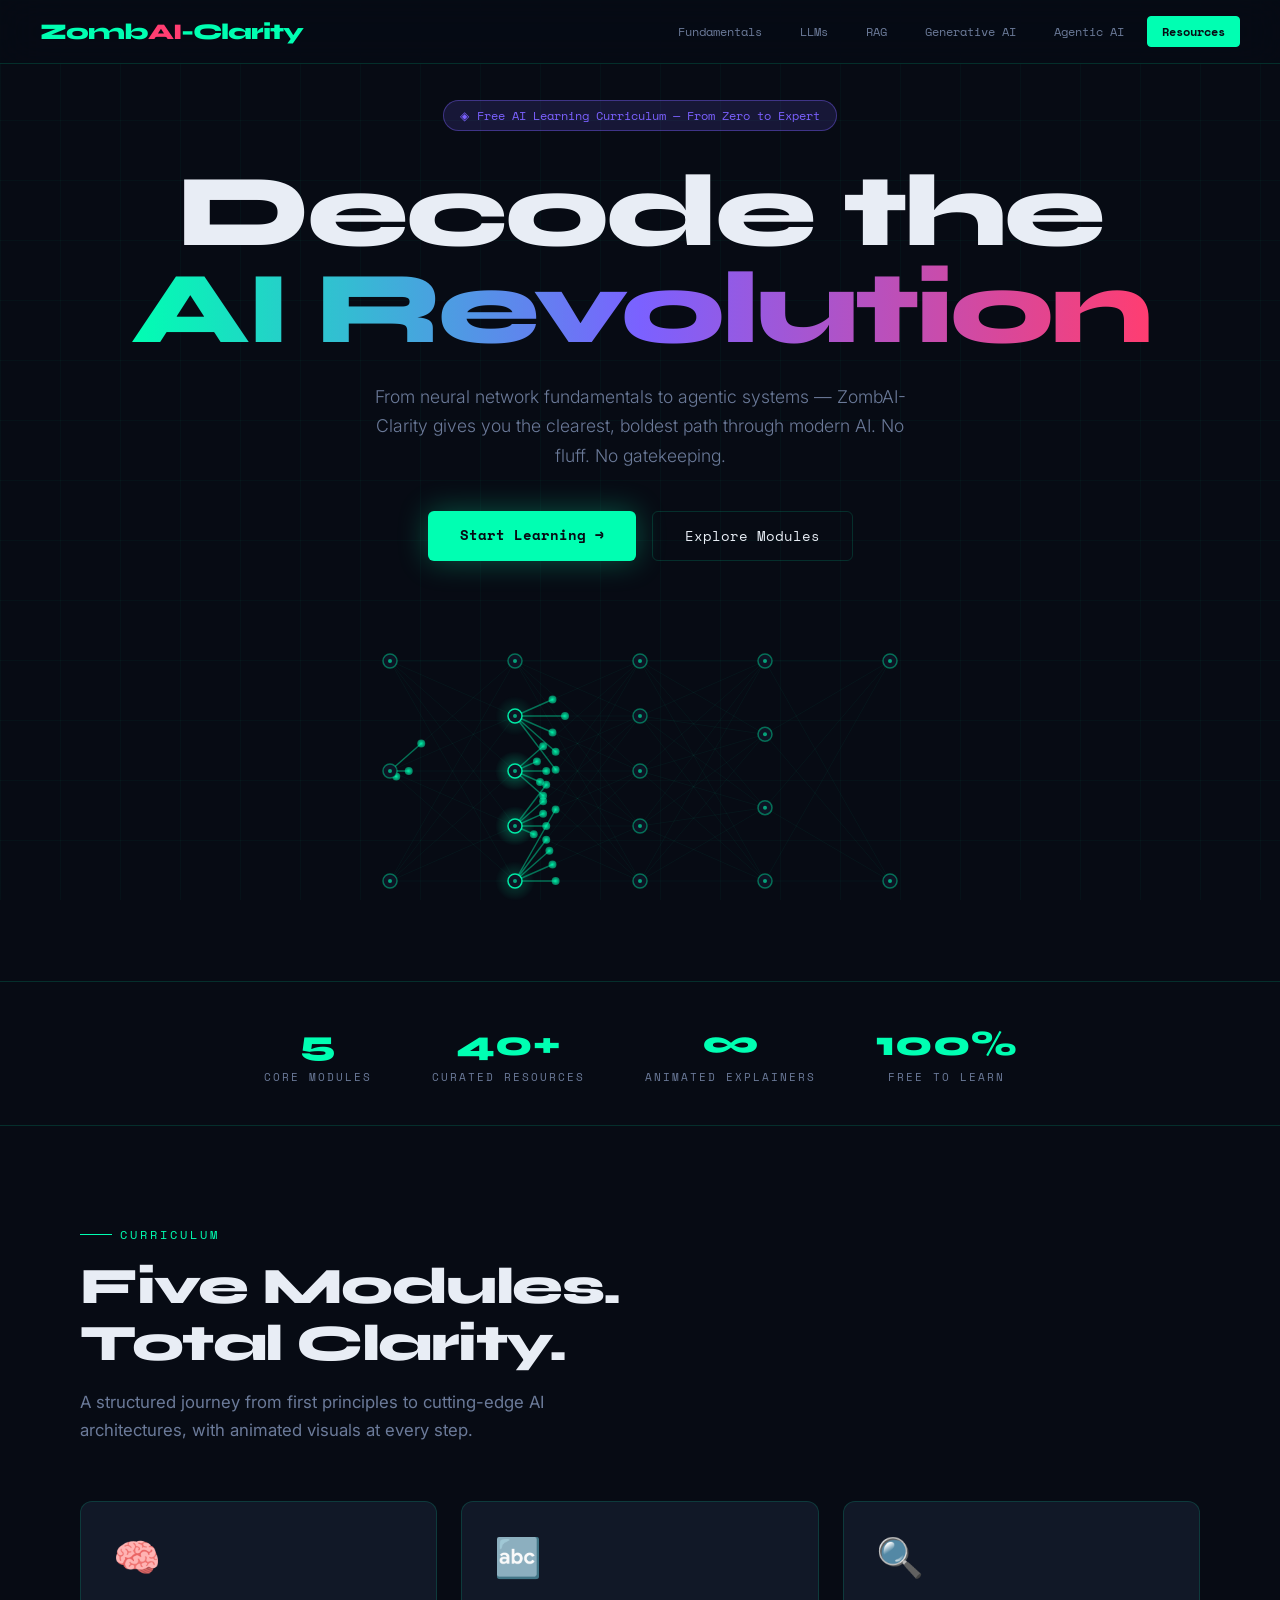
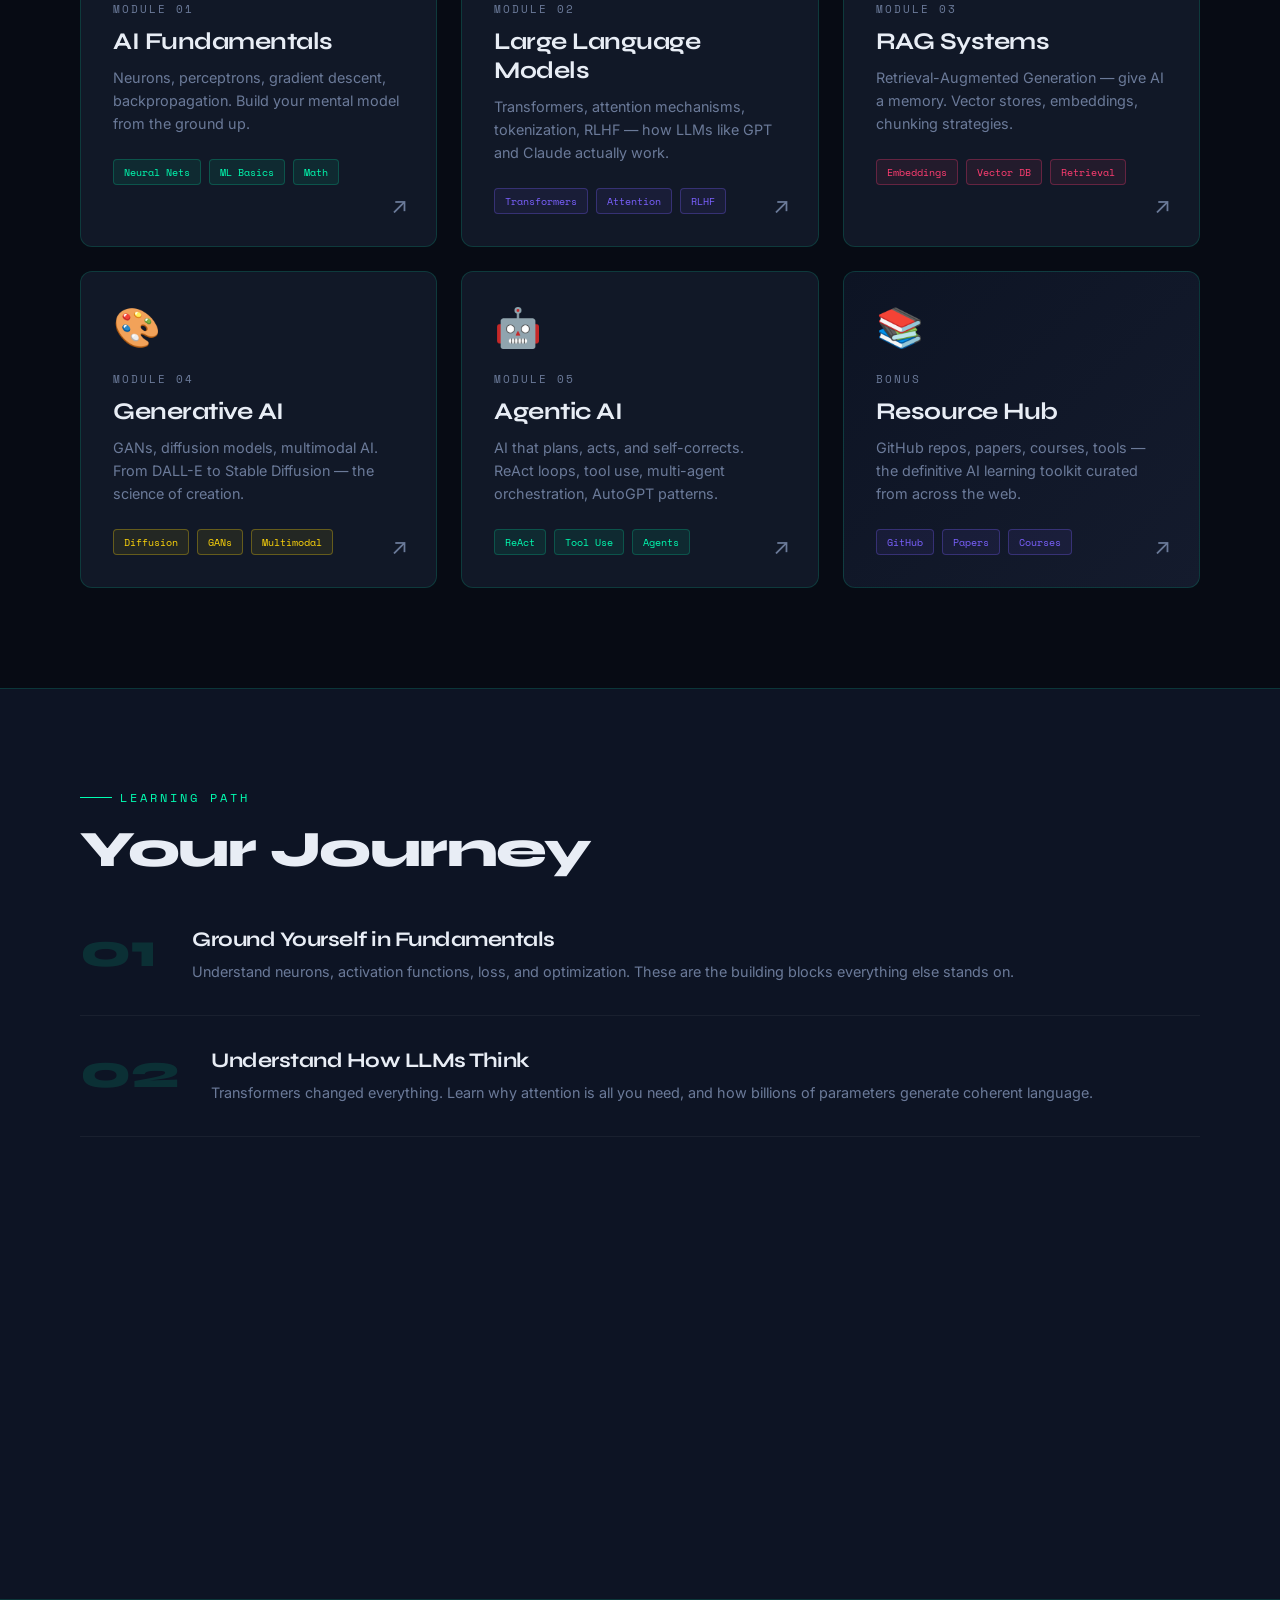
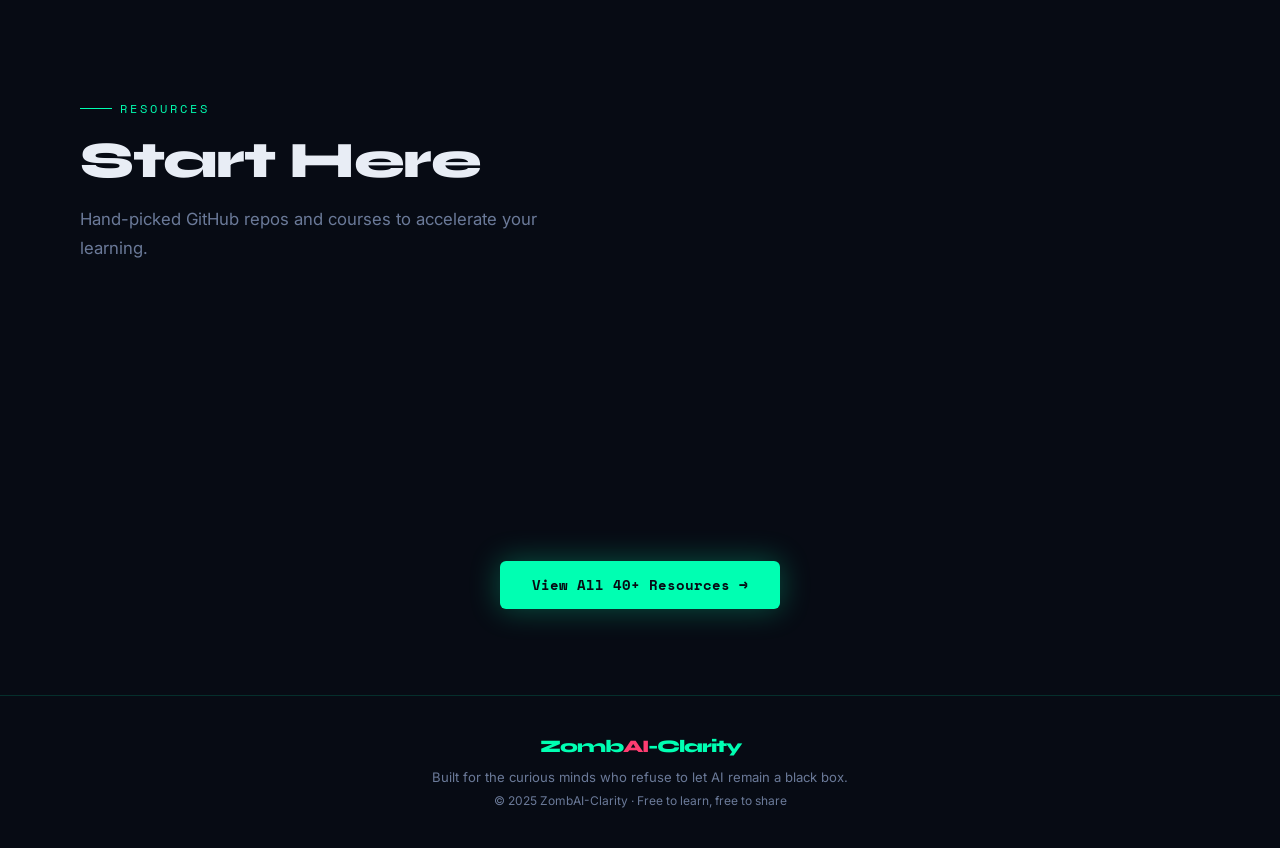
<file: index.html>
<!DOCTYPE html>
<html lang="en">
<head>
<meta charset="UTF-8">
<meta name="viewport" content="width=device-width, initial-scale=1.0">
<title>ZombAI-Clarity | Master AI from Zero to Agentic</title>
<link rel="preconnect" href="https://fonts.googleapis.com">
<link href="https://fonts.googleapis.com/css2?family=Syne:wght@400;700;800&family=Space+Mono:wght@400;700&family=Inter:wght@300;400;500&display=swap" rel="stylesheet">
<style>
  :root {
    --bg: #070B14;
    --surface: #0D1424;
    --card: #111827;
    --accent: #00FFB2;
    --accent2: #FF3D71;
    --accent3: #7B61FF;
    --accent4: #FFD60A;
    --text: #E8EDF5;
    --muted: #6B7A99;
    --border: rgba(0,255,178,0.15);
    --glow: 0 0 30px rgba(0,255,178,0.3);
  }
  * { margin:0; padding:0; box-sizing:border-box; }
  html { scroll-behavior: smooth; }
  body {
    background: var(--bg);
    color: var(--text);
    font-family: 'Inter', sans-serif;
    overflow-x: hidden;
  }

  /* GRID BACKGROUND */
  body::before {
    content:'';
    position:fixed;
    inset:0;
    background-image:
      linear-gradient(rgba(0,255,178,0.03) 1px, transparent 1px),
      linear-gradient(90deg, rgba(0,255,178,0.03) 1px, transparent 1px);
    background-size: 60px 60px;
    pointer-events:none;
    z-index:0;
  }

  /* NAV */
  nav {
    position: fixed;
    top:0; left:0; right:0;
    z-index:100;
    padding: 16px 40px;
    display: flex;
    align-items: center;
    justify-content: space-between;
    background: rgba(7,11,20,0.85);
    backdrop-filter: blur(20px);
    border-bottom: 1px solid var(--border);
  }
  .logo {
    font-family: 'Syne', sans-serif;
    font-weight:800;
    font-size:1.4rem;
    color: var(--accent);
    letter-spacing:-1px;
    text-decoration:none;
  }
  .logo span { color: var(--accent2); }
  .nav-links { display:flex; gap:8px; align-items:center; }
  .nav-links a {
    color: var(--muted);
    text-decoration:none;
    font-family:'Space Mono',monospace;
    font-size:0.75rem;
    padding:6px 14px;
    border-radius:4px;
    transition: all 0.2s;
    border: 1px solid transparent;
  }
  .nav-links a:hover {
    color: var(--accent);
    border-color: var(--border);
    background: rgba(0,255,178,0.05);
  }
  .nav-cta {
    background: var(--accent) !important;
    color: var(--bg) !important;
    font-weight:700 !important;
    border-color: var(--accent) !important;
  }

  /* HERO */
  .hero {
    min-height: 100vh;
    display: flex;
    flex-direction: column;
    align-items: center;
    justify-content: center;
    text-align: center;
    padding: 100px 20px 60px;
    position: relative;
    z-index:1;
  }
  .hero-badge {
    display: inline-flex;
    align-items: center;
    gap: 8px;
    background: rgba(123,97,255,0.15);
    border: 1px solid rgba(123,97,255,0.4);
    padding: 6px 16px;
    border-radius: 100px;
    font-family:'Space Mono',monospace;
    font-size:0.72rem;
    color: var(--accent3);
    margin-bottom: 32px;
    animation: fadeInDown 0.8s ease both;
  }
  .hero-badge::before { content:'◈'; color: var(--accent3); }

  .hero h1 {
    font-family: 'Syne', sans-serif;
    font-weight: 800;
    font-size: clamp(3rem, 8vw, 7rem);
    line-height: 0.95;
    letter-spacing: -3px;
    animation: fadeInUp 0.9s ease 0.1s both;
  }
  .hero h1 .line1 { display:block; color: var(--text); }
  .hero h1 .line2 {
    display:block;
    background: linear-gradient(90deg, var(--accent), var(--accent3), var(--accent2));
    -webkit-background-clip: text;
    -webkit-text-fill-color: transparent;
    background-clip: text;
  }
  .hero-sub {
    font-size: 1.1rem;
    color: var(--muted);
    max-width: 560px;
    line-height:1.7;
    margin: 24px auto 40px;
    font-weight:300;
    animation: fadeInUp 0.9s ease 0.2s both;
  }
  .hero-btns {
    display: flex;
    gap: 16px;
    justify-content: center;
    flex-wrap:wrap;
    animation: fadeInUp 0.9s ease 0.3s both;
  }
  .btn-primary {
    background: var(--accent);
    color: var(--bg);
    padding: 14px 32px;
    border-radius:6px;
    font-family:'Space Mono',monospace;
    font-weight:700;
    font-size:0.85rem;
    text-decoration:none;
    transition: all 0.2s;
    box-shadow: var(--glow);
  }
  .btn-primary:hover { transform:translateY(-2px); box-shadow: 0 0 50px rgba(0,255,178,0.5); }
  .btn-outline {
    border: 1px solid var(--border);
    color: var(--text);
    padding: 14px 32px;
    border-radius:6px;
    font-family:'Space Mono',monospace;
    font-size:0.85rem;
    text-decoration:none;
    transition: all 0.2s;
  }
  .btn-outline:hover { border-color: var(--accent); color: var(--accent); }

  /* ANIMATED BRAIN CANVAS */
  .hero-visual {
    position: relative;
    margin: 60px auto 0;
    width: min(600px, 90vw);
    animation: fadeIn 1.2s ease 0.5s both;
  }
  #heroCanvas { width:100%; display:block; }

  /* STATS */
  .stats {
    display: flex;
    justify-content: center;
    gap: 60px;
    padding: 40px 20px;
    border-top: 1px solid var(--border);
    border-bottom: 1px solid var(--border);
    position:relative;
    z-index:1;
    flex-wrap:wrap;
  }
  .stat-item { text-align:center; }
  .stat-num {
    font-family:'Syne',sans-serif;
    font-size:2.2rem;
    font-weight:800;
    color: var(--accent);
    display:block;
  }
  .stat-label {
    font-family:'Space Mono',monospace;
    font-size:0.7rem;
    color: var(--muted);
    text-transform:uppercase;
    letter-spacing:2px;
    margin-top:4px;
  }

  /* MODULES SECTION */
  .section { padding: 100px 40px; max-width:1200px; margin:0 auto; position:relative; z-index:1; }
  .section-tag {
    font-family:'Space Mono',monospace;
    font-size:0.72rem;
    color: var(--accent);
    text-transform:uppercase;
    letter-spacing:3px;
    margin-bottom:16px;
    display:flex;
    align-items:center;
    gap:8px;
  }
  .section-tag::before { content:''; width:32px; height:1px; background:var(--accent); }
  .section-title {
    font-family:'Syne',sans-serif;
    font-weight:800;
    font-size:clamp(2rem,4vw,3.2rem);
    line-height:1.1;
    letter-spacing:-1.5px;
    margin-bottom:16px;
  }
  .section-sub { color:var(--muted); font-size:1.05rem; max-width:520px; line-height:1.7; margin-bottom:56px; }

  /* MODULE CARDS */
  .modules-grid {
    display: grid;
    grid-template-columns: repeat(auto-fit, minmax(320px, 1fr));
    gap: 24px;
  }
  .module-card {
    background: var(--card);
    border: 1px solid var(--border);
    border-radius:12px;
    padding: 32px;
    text-decoration:none;
    color: inherit;
    position:relative;
    overflow:hidden;
    transition: all 0.3s;
    display:block;
  }
  .module-card::before {
    content:'';
    position:absolute;
    top:0; left:0; right:0;
    height:2px;
    background: var(--card-accent, var(--accent));
    transform: scaleX(0);
    transform-origin: left;
    transition: transform 0.4s ease;
  }
  .module-card:hover { transform:translateY(-4px); border-color: var(--card-accent, var(--accent)); box-shadow: 0 20px 60px rgba(0,0,0,0.4); }
  .module-card:hover::before { transform:scaleX(1); }
  .module-icon {
    font-size:2.4rem;
    margin-bottom:20px;
    display:block;
  }
  .module-num {
    font-family:'Space Mono',monospace;
    font-size:0.68rem;
    color: var(--muted);
    letter-spacing:2px;
    margin-bottom:10px;
  }
  .module-name {
    font-family:'Syne',sans-serif;
    font-weight:700;
    font-size:1.5rem;
    margin-bottom:10px;
    letter-spacing:-0.5px;
  }
  .module-desc { color:var(--muted); font-size:0.9rem; line-height:1.6; margin-bottom:24px; }
  .module-tags { display:flex; gap:8px; flex-wrap:wrap; }
  .tag {
    background: rgba(0,255,178,0.08);
    border: 1px solid rgba(0,255,178,0.2);
    color: var(--accent);
    font-family:'Space Mono',monospace;
    font-size:0.65rem;
    padding:4px 10px;
    border-radius:4px;
  }
  .module-arrow {
    position:absolute;
    bottom:28px; right:28px;
    font-size:1.4rem;
    color: var(--muted);
    transition: all 0.3s;
  }
  .module-card:hover .module-arrow { color: var(--card-accent, var(--accent)); transform:translate(4px,-4px); }

  /* LEARNING PATH */
  .path-container {
    position:relative;
    display:flex;
    flex-direction:column;
    gap:0;
  }
  .path-step {
    display:flex;
    gap:32px;
    align-items:flex-start;
    padding: 32px 0;
    border-bottom:1px solid rgba(255,255,255,0.05);
  }
  .path-step:last-child { border-bottom:none; }
  .path-num {
    font-family:'Syne',sans-serif;
    font-weight:800;
    font-size:3rem;
    color: rgba(0,255,178,0.12);
    min-width:80px;
    line-height:1;
    transition: color 0.3s;
  }
  .path-step:hover .path-num { color: rgba(0,255,178,0.4); }
  .path-content h3 {
    font-family:'Syne',sans-serif;
    font-weight:700;
    font-size:1.3rem;
    margin-bottom:8px;
    letter-spacing:-0.5px;
  }
  .path-content p { color:var(--muted); font-size:0.9rem; line-height:1.6; }

  /* RESOURCES */
  .resources-grid {
    display:grid;
    grid-template-columns: repeat(auto-fit, minmax(260px, 1fr));
    gap:20px;
  }
  .resource-card {
    background:var(--card);
    border:1px solid rgba(255,255,255,0.06);
    border-radius:10px;
    padding:24px;
    text-decoration:none;
    color:inherit;
    transition:all 0.3s;
    display:flex;
    flex-direction:column;
    gap:12px;
  }
  .resource-card:hover { border-color: var(--accent3); transform:translateY(-3px); }
  .resource-src {
    font-family:'Space Mono',monospace;
    font-size:0.68rem;
    color: var(--accent3);
    text-transform:uppercase;
    letter-spacing:2px;
  }
  .resource-title { font-family:'Syne',sans-serif; font-weight:700; font-size:1rem; }
  .resource-desc { color:var(--muted); font-size:0.82rem; line-height:1.5; flex:1; }
  .resource-link {
    font-family:'Space Mono',monospace;
    font-size:0.72rem;
    color: var(--accent);
    display:flex;
    align-items:center;
    gap:6px;
  }

  /* FOOTER */
  footer {
    border-top:1px solid var(--border);
    padding:40px;
    text-align:center;
    position:relative;
    z-index:1;
  }
  footer .logo { font-size:1.1rem; display:inline-block; margin-bottom:12px; }
  footer p { color:var(--muted); font-size:0.82rem; }

  /* ANIMATIONS */
  @keyframes fadeInDown { from{opacity:0;transform:translateY(-20px)} to{opacity:1;transform:translateY(0)} }
  @keyframes fadeInUp { from{opacity:0;transform:translateY(30px)} to{opacity:1;transform:translateY(0)} }
  @keyframes fadeIn { from{opacity:0} to{opacity:1} }
  @keyframes pulse { 0%,100%{opacity:1} 50%{opacity:0.5} }

  /* RESPONSIVE */
  @media(max-width:768px) {
    nav { padding:14px 20px; }
    .nav-links a:not(.nav-cta) { display:none; }
    .section { padding:60px 20px; }
    .stats { gap:30px; }
    .path-step { flex-direction:column; gap:12px; }
    .path-num { font-size:2rem; }
  }
  .scroll-reveal { opacity:0; transform:translateY(30px); transition: opacity 0.7s ease, transform 0.7s ease; }
  .scroll-reveal.visible { opacity:1; transform:translateY(0); }
</style>
</head>
<body>

<nav>
  <a href="index.html" class="logo">Zomb<span>AI</span>-Clarity</a>
  <div class="nav-links">
    <a href="fundamentals.html">Fundamentals</a>
    <a href="llm.html">LLMs</a>
    <a href="rag.html">RAG</a>
    <a href="genai.html">Generative AI</a>
    <a href="agentic.html">Agentic AI</a>
    <a href="resources.html" class="nav-cta">Resources</a>
  </div>
</nav>

<!-- HERO -->
<section class="hero">
  <div class="hero-badge">Free AI Learning Curriculum — From Zero to Expert</div>
  <h1>
    <span class="line1">Decode the</span>
    <span class="line2">AI Revolution</span>
  </h1>
  <p class="hero-sub">From neural network fundamentals to agentic systems — ZombAI-Clarity gives you the clearest, boldest path through modern AI. No fluff. No gatekeeping.</p>
  <div class="hero-btns">
    <a href="fundamentals.html" class="btn-primary">Start Learning →</a>
    <a href="#modules" class="btn-outline">Explore Modules</a>
  </div>
  <div class="hero-visual">
    <canvas id="heroCanvas" width="600" height="300"></canvas>
  </div>
</section>

<!-- STATS -->
<div class="stats">
  <div class="stat-item"><span class="stat-num">5</span><span class="stat-label">Core Modules</span></div>
  <div class="stat-item"><span class="stat-num">40+</span><span class="stat-label">Curated Resources</span></div>
  <div class="stat-item"><span class="stat-num">∞</span><span class="stat-label">Animated Explainers</span></div>
  <div class="stat-item"><span class="stat-num">100%</span><span class="stat-label">Free to Learn</span></div>
</div>

<!-- MODULES -->
<div class="section" id="modules">
  <div class="section-tag">Curriculum</div>
  <h2 class="section-title">Five Modules.<br>Total Clarity.</h2>
  <p class="section-sub">A structured journey from first principles to cutting-edge AI architectures, with animated visuals at every step.</p>

  <div class="modules-grid">
    <a href="fundamentals.html" class="module-card scroll-reveal" style="--card-accent:#00FFB2">
      <span class="module-icon">🧠</span>
      <div class="module-num">MODULE 01</div>
      <div class="module-name">AI Fundamentals</div>
      <p class="module-desc">Neurons, perceptrons, gradient descent, backpropagation. Build your mental model from the ground up.</p>
      <div class="module-tags"><span class="tag">Neural Nets</span><span class="tag">ML Basics</span><span class="tag">Math</span></div>
      <span class="module-arrow">↗</span>
    </a>
    <a href="llm.html" class="module-card scroll-reveal" style="--card-accent:#7B61FF">
      <span class="module-icon">🔤</span>
      <div class="module-num">MODULE 02</div>
      <div class="module-name">Large Language Models</div>
      <p class="module-desc">Transformers, attention mechanisms, tokenization, RLHF — how LLMs like GPT and Claude actually work.</p>
      <div class="module-tags"><span class="tag" style="color:var(--accent3);border-color:rgba(123,97,255,0.3);background:rgba(123,97,255,0.08)">Transformers</span><span class="tag" style="color:var(--accent3);border-color:rgba(123,97,255,0.3);background:rgba(123,97,255,0.08)">Attention</span><span class="tag" style="color:var(--accent3);border-color:rgba(123,97,255,0.3);background:rgba(123,97,255,0.08)">RLHF</span></div>
      <span class="module-arrow">↗</span>
    </a>
    <a href="rag.html" class="module-card scroll-reveal" style="--card-accent:#FF3D71">
      <span class="module-icon">🔍</span>
      <div class="module-num">MODULE 03</div>
      <div class="module-name">RAG Systems</div>
      <p class="module-desc">Retrieval-Augmented Generation — give AI a memory. Vector stores, embeddings, chunking strategies.</p>
      <div class="module-tags"><span class="tag" style="color:var(--accent2);border-color:rgba(255,61,113,0.3);background:rgba(255,61,113,0.08)">Embeddings</span><span class="tag" style="color:var(--accent2);border-color:rgba(255,61,113,0.3);background:rgba(255,61,113,0.08)">Vector DB</span><span class="tag" style="color:var(--accent2);border-color:rgba(255,61,113,0.3);background:rgba(255,61,113,0.08)">Retrieval</span></div>
      <span class="module-arrow">↗</span>
    </a>
    <a href="genai.html" class="module-card scroll-reveal" style="--card-accent:#FFD60A">
      <span class="module-icon">🎨</span>
      <div class="module-num">MODULE 04</div>
      <div class="module-name">Generative AI</div>
      <p class="module-desc">GANs, diffusion models, multimodal AI. From DALL-E to Stable Diffusion — the science of creation.</p>
      <div class="module-tags"><span class="tag" style="color:var(--accent4);border-color:rgba(255,214,10,0.3);background:rgba(255,214,10,0.08)">Diffusion</span><span class="tag" style="color:var(--accent4);border-color:rgba(255,214,10,0.3);background:rgba(255,214,10,0.08)">GANs</span><span class="tag" style="color:var(--accent4);border-color:rgba(255,214,10,0.3);background:rgba(255,214,10,0.08)">Multimodal</span></div>
      <span class="module-arrow">↗</span>
    </a>
    <a href="agentic.html" class="module-card scroll-reveal" style="--card-accent:#00FFB2; grid-column: span 1;">
      <span class="module-icon">🤖</span>
      <div class="module-num">MODULE 05</div>
      <div class="module-name">Agentic AI</div>
      <p class="module-desc">AI that plans, acts, and self-corrects. ReAct loops, tool use, multi-agent orchestration, AutoGPT patterns.</p>
      <div class="module-tags"><span class="tag">ReAct</span><span class="tag">Tool Use</span><span class="tag">Agents</span></div>
      <span class="module-arrow">↗</span>
    </a>
    <a href="resources.html" class="module-card scroll-reveal" style="--card-accent:#7B61FF; background: linear-gradient(135deg, #0D1424, #141B2D);">
      <span class="module-icon">📚</span>
      <div class="module-num">BONUS</div>
      <div class="module-name">Resource Hub</div>
      <p class="module-desc">GitHub repos, papers, courses, tools — the definitive AI learning toolkit curated from across the web.</p>
      <div class="module-tags"><span class="tag" style="color:var(--accent3);border-color:rgba(123,97,255,0.3);background:rgba(123,97,255,0.08)">GitHub</span><span class="tag" style="color:var(--accent3);border-color:rgba(123,97,255,0.3);background:rgba(123,97,255,0.08)">Papers</span><span class="tag" style="color:var(--accent3);border-color:rgba(123,97,255,0.3);background:rgba(123,97,255,0.08)">Courses</span></div>
      <span class="module-arrow">↗</span>
    </a>
  </div>
</div>

<!-- LEARNING PATH -->
<div style="background:var(--surface); border-top:1px solid var(--border); border-bottom:1px solid var(--border); position:relative; z-index:1;">
  <div class="section">
    <div class="section-tag">Learning Path</div>
    <h2 class="section-title">Your Journey</h2>
    <div class="path-container">
      <div class="path-step scroll-reveal"><div class="path-num">01</div><div class="path-content"><h3>Ground Yourself in Fundamentals</h3><p>Understand neurons, activation functions, loss, and optimization. These are the building blocks everything else stands on.</p></div></div>
      <div class="path-step scroll-reveal"><div class="path-num">02</div><div class="path-content"><h3>Understand How LLMs Think</h3><p>Transformers changed everything. Learn why attention is all you need, and how billions of parameters generate coherent language.</p></div></div>
      <div class="path-step scroll-reveal"><div class="path-num">03</div><div class="path-content"><h3>Give AI a Memory with RAG</h3><p>Pure LLMs hallucinate. RAG systems ground them in real data — learn how retrieval and generation work together.</p></div></div>
      <div class="path-step scroll-reveal"><div class="path-num">04</div><div class="path-content"><h3>Explore Generative Models</h3><p>Beyond text — images, audio, video. Understand diffusion, GANs, and the creative frontier of AI.</p></div></div>
      <div class="path-step scroll-reveal"><div class="path-num">05</div><div class="path-content"><h3>Build Agentic Systems</h3><p>The cutting edge: AI that takes actions, uses tools, and orchestrates other agents. The future of software is here.</p></div></div>
    </div>
  </div>
</div>

<!-- QUICK RESOURCES PREVIEW -->
<div class="section">
  <div class="section-tag">Resources</div>
  <h2 class="section-title">Start Here</h2>
  <p class="section-sub">Hand-picked GitHub repos and courses to accelerate your learning.</p>
  <div class="resources-grid">
    <a href="https://github.com/microsoft/generative-ai-for-beginners" target="_blank" class="resource-card scroll-reveal">
      <div class="resource-src">GitHub · Microsoft</div>
      <div class="resource-title">Generative AI for Beginners</div>
      <div class="resource-desc">18-lesson course by Microsoft on GenAI fundamentals with code examples.</div>
      <div class="resource-link">⭐ Open Repo →</div>
    </a>
    <a href="https://github.com/rasbt/LLMs-from-scratch" target="_blank" class="resource-card scroll-reveal">
      <div class="resource-src">GitHub · rasbt</div>
      <div class="resource-title">LLMs From Scratch</div>
      <div class="resource-desc">Build a GPT-like LLM from scratch in PyTorch — step by step with full explanations.</div>
      <div class="resource-link">⭐ Open Repo →</div>
    </a>
    <a href="https://github.com/langchain-ai/langchain" target="_blank" class="resource-card scroll-reveal">
      <div class="resource-src">GitHub · LangChain</div>
      <div class="resource-title">LangChain Framework</div>
      <div class="resource-desc">The most popular framework for building LLM apps, RAG pipelines, and agents.</div>
      <div class="resource-link">⭐ Open Repo →</div>
    </a>
    <a href="https://github.com/aishwaryanr/awesome-generative-ai-guide" target="_blank" class="resource-card scroll-reveal">
      <div class="resource-src">GitHub · aishwaryanr</div>
      <div class="resource-title">Awesome GenAI Guide</div>
      <div class="resource-desc">Comprehensive roadmap, research papers, interview prep and resources for GenAI.</div>
      <div class="resource-link">⭐ Open Repo →</div>
    </a>
  </div>
  <div style="text-align:center; margin-top:40px;">
    <a href="resources.html" class="btn-primary">View All 40+ Resources →</a>
  </div>
</div>

<footer>
  <a href="index.html" class="logo">Zomb<span>AI</span>-Clarity</a>
  <p>Built for the curious minds who refuse to let AI remain a black box.</p>
  <p style="margin-top:8px; font-size:0.75rem;">© 2025 ZombAI-Clarity · Free to learn, free to share</p>
</footer>

<script>
// Neural network animation on hero canvas
const canvas = document.getElementById('heroCanvas');
const ctx = canvas.getContext('2d');
const W = canvas.width, H = canvas.height;

const layers = [3, 5, 5, 4, 2];
const nodes = [];
const connections = [];
let signals = [];

// Build node positions
layers.forEach((count, li) => {
  const x = (li / (layers.length - 1)) * (W - 100) + 50;
  for (let ni = 0; ni < count; ni++) {
    const y = (ni / (count - 1 || 1)) * (H - 80) + 40;
    nodes.push({ x, y, layer: li, index: ni, glow: 0 });
  }
});

// Build connections
let nodeIdx = 0;
const layerStarts = [];
layers.forEach((count, li) => { layerStarts.push(nodeIdx); nodeIdx += count; });

for (let li = 0; li < layers.length - 1; li++) {
  for (let ni = 0; ni < layers[li]; ni++) {
    for (let ni2 = 0; ni2 < layers[li+1]; ni2++) {
      connections.push({
        from: layerStarts[li] + ni,
        to: layerStarts[li+1] + ni2,
        progress: -1,
        active: false
      });
    }
  }
}

function fireSignal() {
  const delay = Math.floor(Math.random() * layers[0]);
  const startNode = layerStarts[0] + delay;
  connections.filter(c => c.from === startNode).forEach(c => {
    setTimeout(() => {
      c.active = true; c.progress = 0;
    }, Math.random() * 200);
  });
}

setInterval(fireSignal, 800);

function draw() {
  ctx.clearRect(0, 0, W, H);

  // Draw connections
  connections.forEach(c => {
    const from = nodes[c.from], to = nodes[c.to];
    ctx.beginPath();
    ctx.moveTo(from.x, from.y);
    ctx.lineTo(to.x, to.y);
    ctx.strokeStyle = 'rgba(0,255,178,0.06)';
    ctx.lineWidth = 0.8;
    ctx.stroke();

    if (c.active && c.progress >= 0 && c.progress <= 1) {
      const px = from.x + (to.x - from.x) * c.progress;
      const py = from.y + (to.y - from.y) * c.progress;
      const grad = ctx.createRadialGradient(px, py, 0, px, py, 8);
      grad.addColorStop(0, 'rgba(0,255,178,0.9)');
      grad.addColorStop(1, 'rgba(0,255,178,0)');
      ctx.beginPath(); ctx.arc(px, py, 4, 0, Math.PI*2);
      ctx.fillStyle = grad; ctx.fill();

      // Draw active line
      ctx.beginPath();
      ctx.moveTo(from.x, from.y);
      ctx.lineTo(px, py);
      ctx.strokeStyle = 'rgba(0,255,178,0.4)';
      ctx.lineWidth = 1.5;
      ctx.stroke();

      c.progress += 0.025;
      if (c.progress > 1) {
        c.active = false; c.progress = -1;
        nodes[c.to].glow = 1;
        // Propagate to next layer
        connections.filter(nc => nc.from === c.to).forEach(nc => {
          setTimeout(() => { nc.active = true; nc.progress = 0; }, Math.random() * 100);
        });
      }
    }
  });

  // Draw nodes
  nodes.forEach(n => {
    const r = 7;
    // Glow
    if (n.glow > 0) {
      const g = ctx.createRadialGradient(n.x, n.y, 0, n.x, n.y, 20);
      g.addColorStop(0, `rgba(0,255,178,${n.glow * 0.6})`);
      g.addColorStop(1, 'rgba(0,255,178,0)');
      ctx.beginPath(); ctx.arc(n.x, n.y, 20, 0, Math.PI*2);
      ctx.fillStyle = g; ctx.fill();
      n.glow -= 0.04;
    }
    // Node border
    ctx.beginPath(); ctx.arc(n.x, n.y, r, 0, Math.PI*2);
    ctx.fillStyle = '#0D1424';
    ctx.fill();
    ctx.strokeStyle = n.glow > 0 ? 'rgba(0,255,178,0.9)' : 'rgba(0,255,178,0.4)';
    ctx.lineWidth = 1.5;
    ctx.stroke();
    // Inner dot
    ctx.beginPath(); ctx.arc(n.x, n.y, 2, 0, Math.PI*2);
    ctx.fillStyle = 'rgba(0,255,178,0.6)';
    ctx.fill();
  });

  requestAnimationFrame(draw);
}
draw();

// Scroll reveal
const observer = new IntersectionObserver((entries) => {
  entries.forEach((e, i) => {
    if (e.isIntersecting) {
      setTimeout(() => e.target.classList.add('visible'), i * 80);
    }
  });
}, { threshold: 0.1 });
document.querySelectorAll('.scroll-reveal').forEach(el => observer.observe(el));
</script>
</body>
</html
</file>
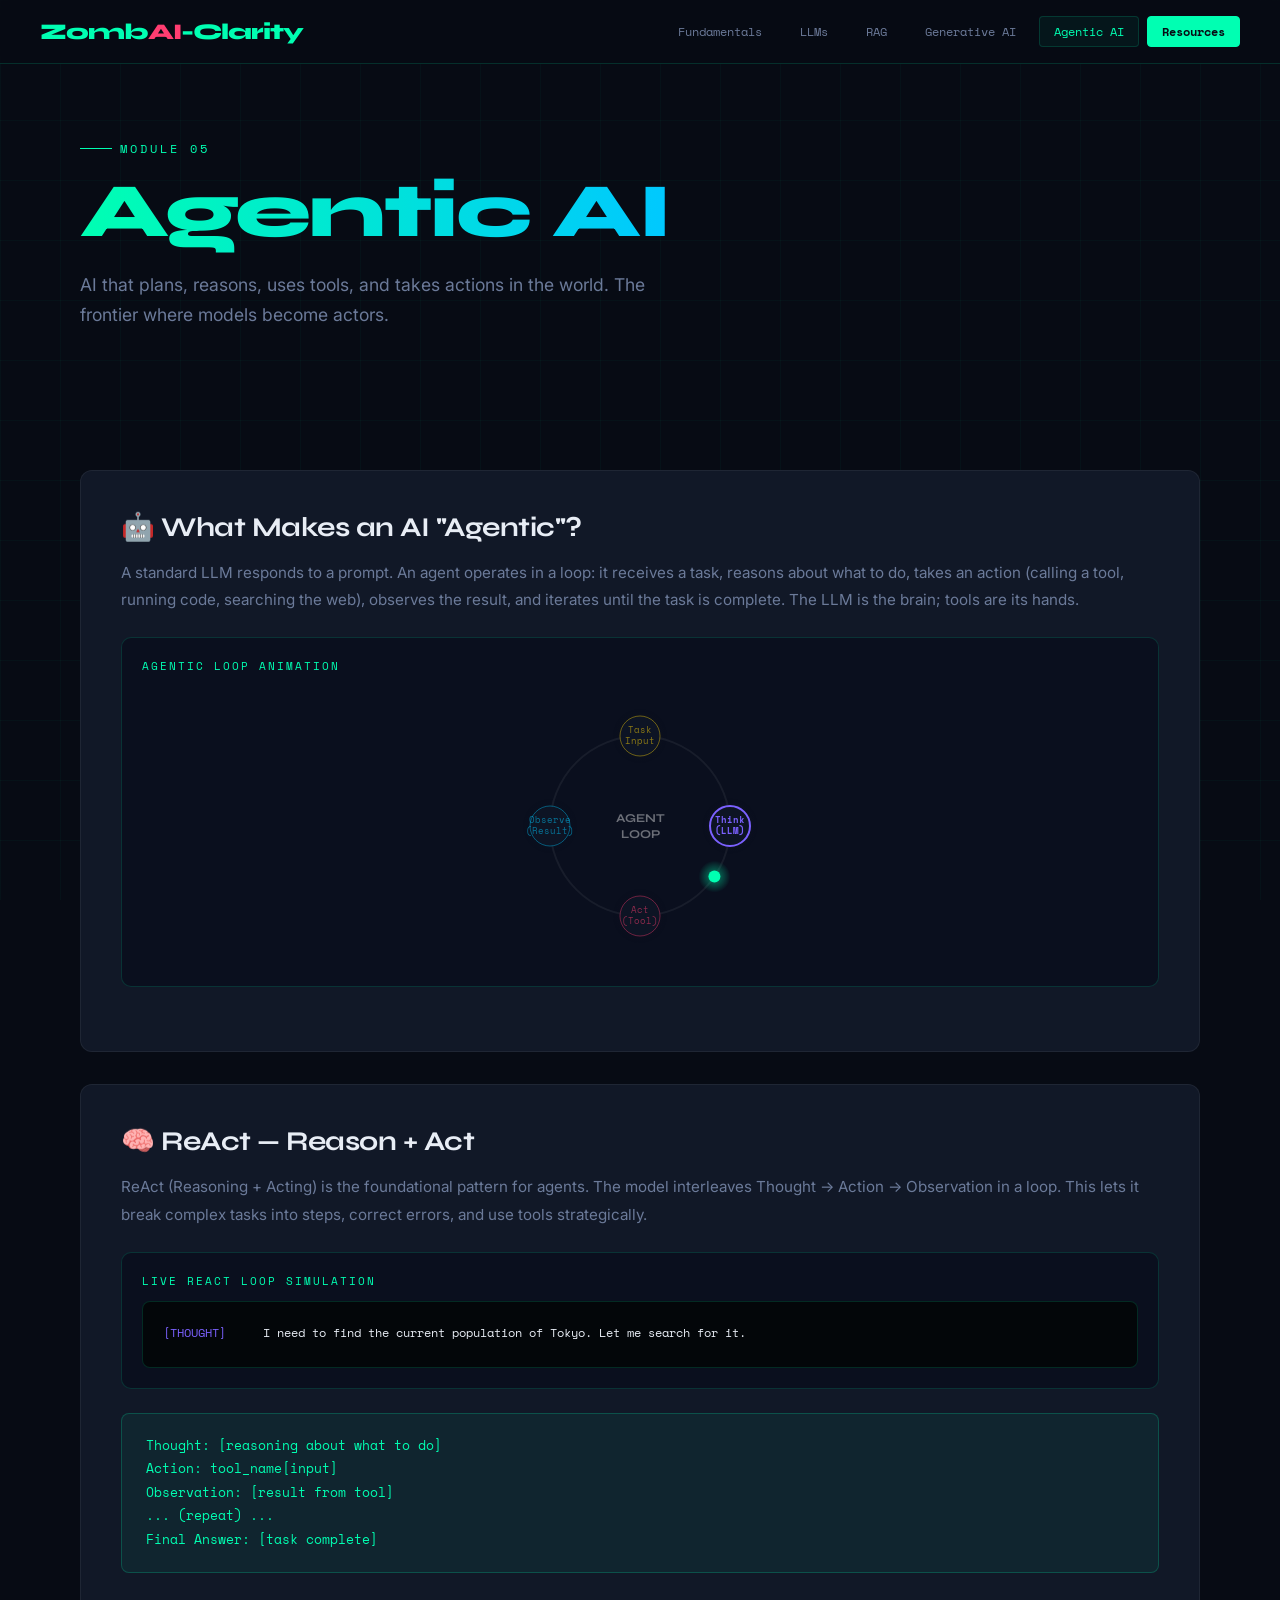
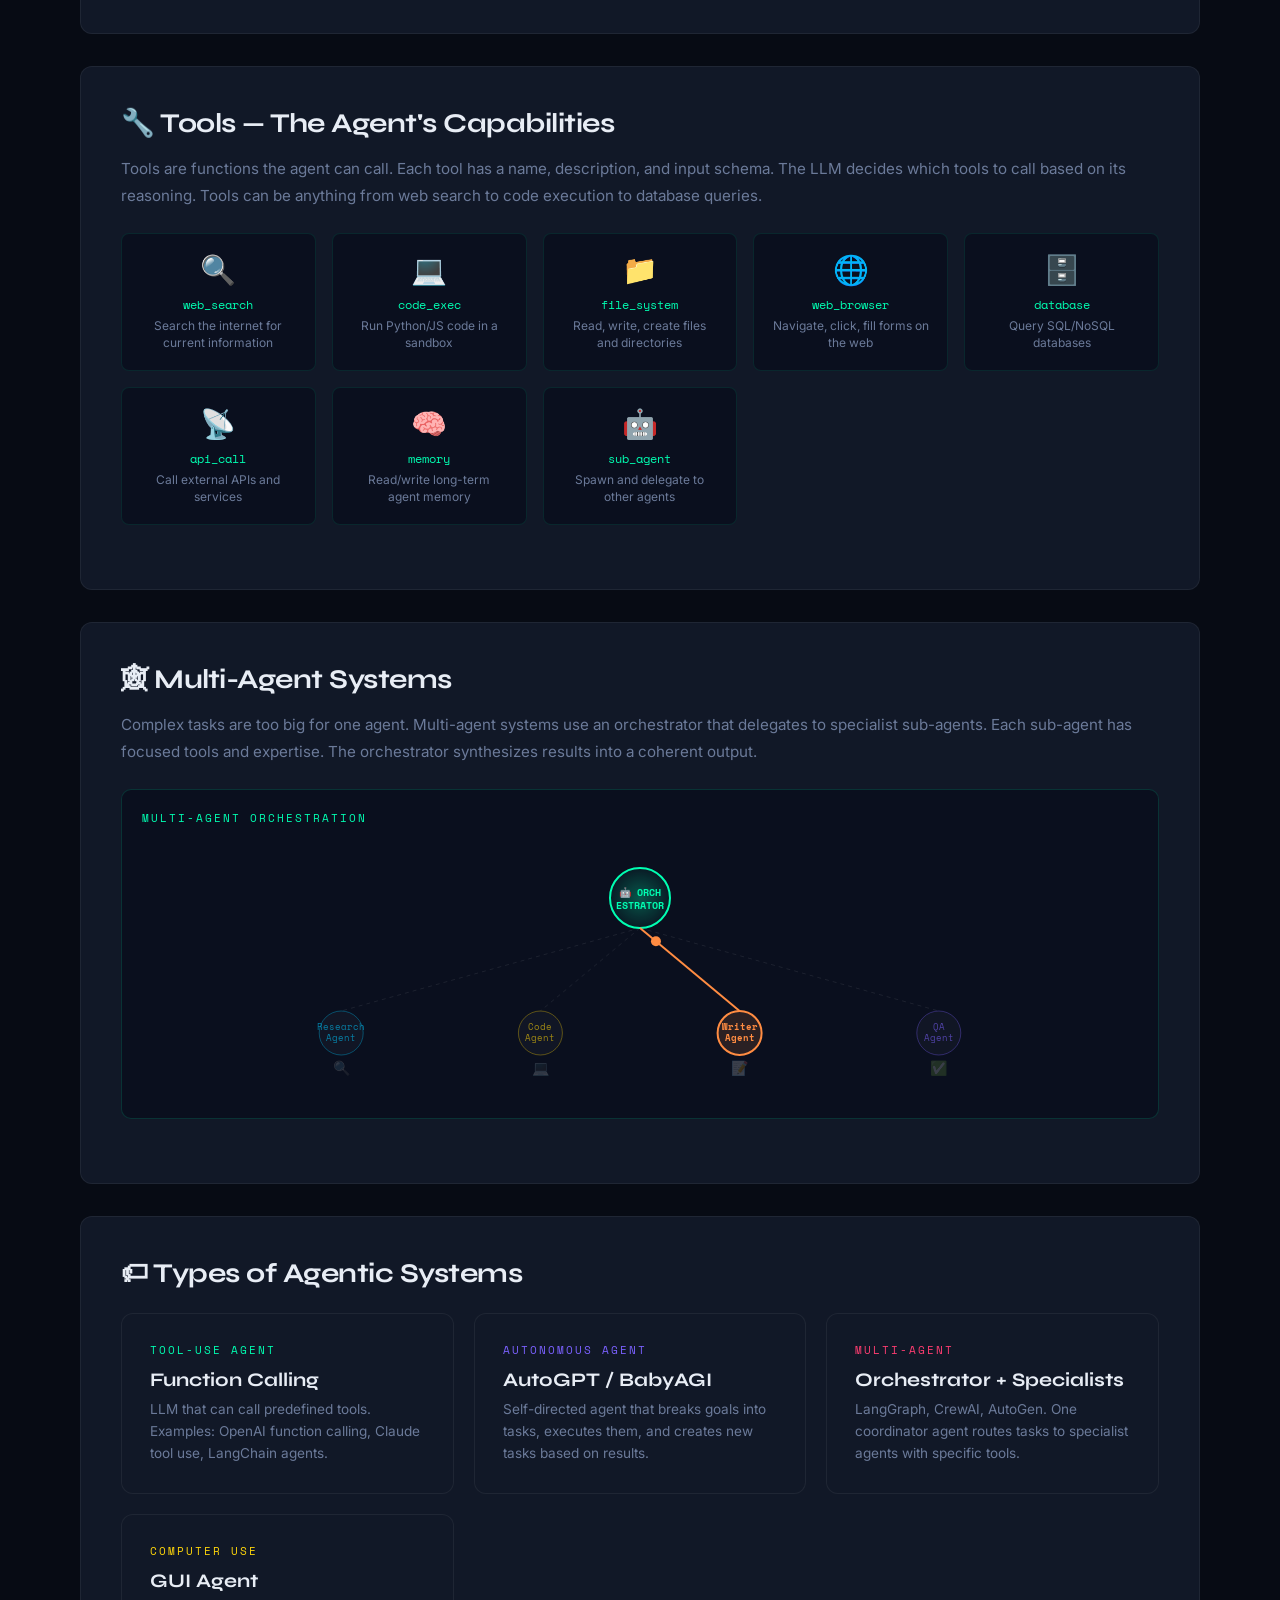
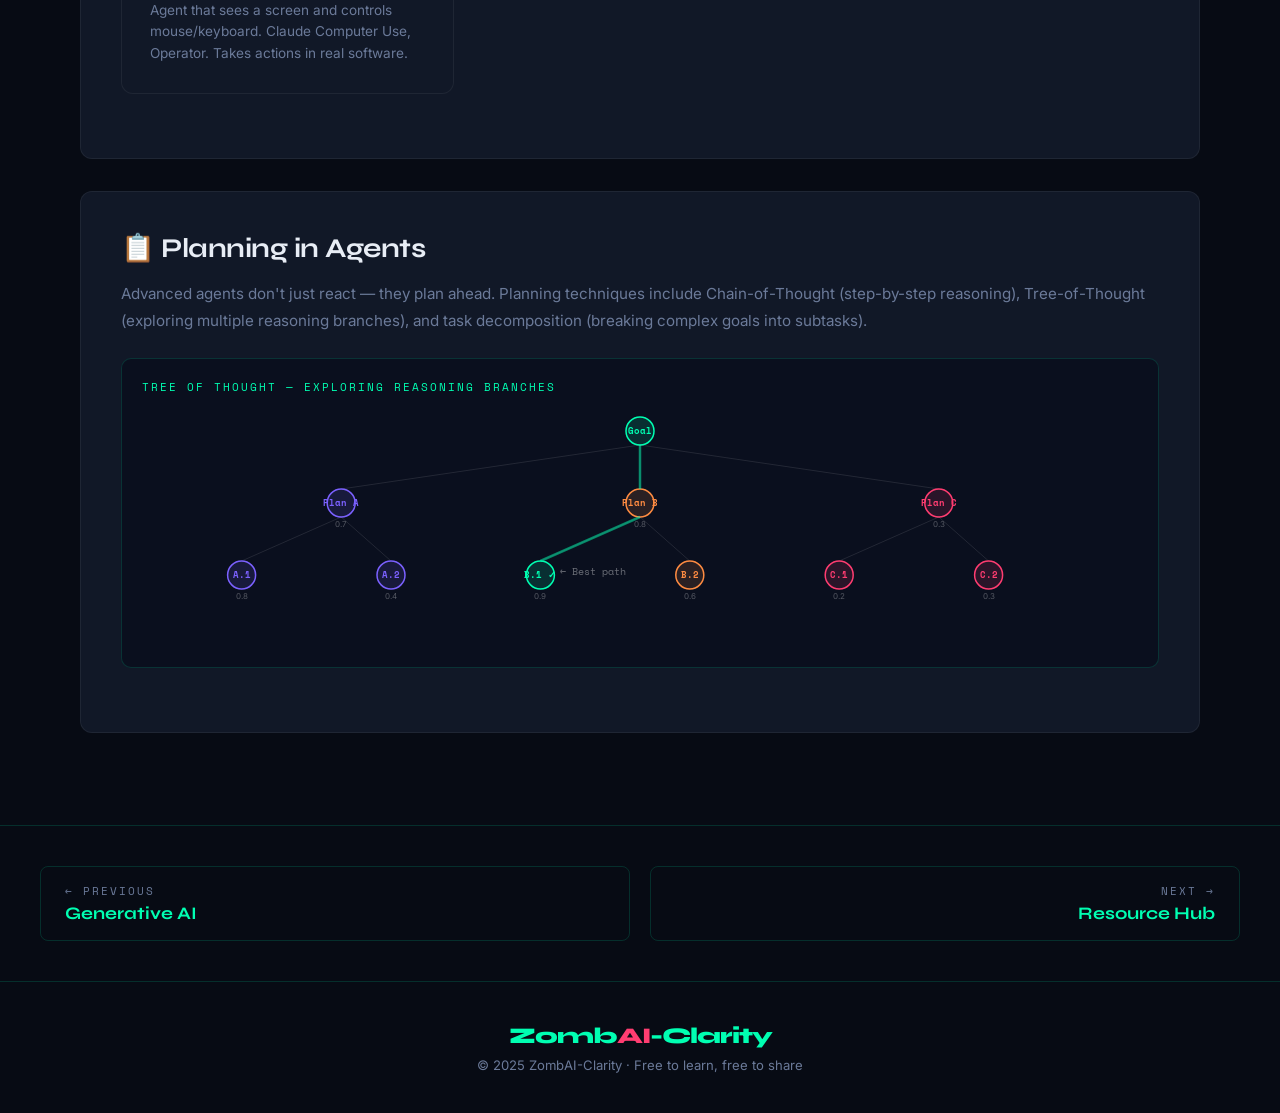
<file: agentic.html>
<!DOCTYPE html>
<html lang="en">
<head>
<meta charset="UTF-8">
<meta name="viewport" content="width=device-width, initial-scale=1.0">
<title>Agentic AI | ZombAI-Clarity</title>
<link rel="preconnect" href="https://fonts.googleapis.com">
<link href="https://fonts.googleapis.com/css2?family=Syne:wght@400;700;800&family=Space+Mono:wght@400;700&family=Inter:wght@300;400;500&display=swap" rel="stylesheet">
<link rel="stylesheet" href="shared.css">
<style>
  .page-title span { background:linear-gradient(90deg,var(--accent),#00C8FF); -webkit-background-clip:text; -webkit-text-fill-color:transparent; background-clip:text; }
  .agent-log {
    background:#030609; border:1px solid rgba(0,255,178,0.15);
    border-radius:8px; padding:20px; font-family:'Space Mono',monospace;
    font-size:0.78rem; line-height:1.8; max-height:300px; overflow-y:auto;
  }
  .log-line { display:flex; gap:10px; margin-bottom:2px; }
  .log-type { min-width:90px; }
  .log-thought { color: #7B61FF; }
  .log-action { color: #FFD60A; }
  .log-observation { color: #00C8FF; }
  .log-answer { color: #00FFB2; font-weight:bold; }
  .tool-grid { display:grid; grid-template-columns:repeat(auto-fit,minmax(160px,1fr)); gap:16px; margin:24px 0; }
  .tool-card {
    background:#0A0F1E; border:1px solid rgba(0,255,178,0.1);
    border-radius:8px; padding:18px; text-align:center;
    transition:all 0.3s;
  }
  .tool-card:hover { border-color:var(--accent); transform:translateY(-3px); }
  .tool-icon { font-size:1.8rem; margin-bottom:8px; }
  .tool-name { font-family:'Space Mono',monospace; font-size:0.78rem; color:var(--accent); margin-bottom:4px; }
  .tool-desc { color:var(--muted); font-size:0.75rem; line-height:1.4; }
  .agent-types { display:grid; grid-template-columns:repeat(auto-fit,minmax(260px,1fr)); gap:20px; margin:24px 0; }
  .agent-type-card {
    background:var(--card); border:1px solid rgba(255,255,255,0.06);
    border-radius:12px; padding:28px;
  }
  .agent-type-tag {
    font-family:'Space Mono',monospace; font-size:0.68rem;
    text-transform:uppercase; letter-spacing:2px; margin-bottom:10px;
  }
  .agent-type-name { font-family:'Syne',sans-serif; font-weight:700; font-size:1.2rem; margin-bottom:8px; }
  .agent-type-desc { color:var(--muted); font-size:0.85rem; line-height:1.6; }
  .cursor { display:inline-block; width:8px; height:14px; background:var(--accent); animation:blink 1s infinite; vertical-align:middle; }
  @keyframes blink { 0%,100%{opacity:1} 50%{opacity:0} }
</style>
</head>
<body>
<nav>
  <a href="index.html" class="logo">Zomb<span>AI</span>-Clarity</a>
  <div class="nav-links">
    <a href="fundamentals.html">Fundamentals</a>
    <a href="llm.html">LLMs</a>
    <a href="rag.html">RAG</a>
    <a href="genai.html">Generative AI</a>
    <a href="agentic.html" class="active">Agentic AI</a>
    <a href="resources.html" class="nav-cta">Resources</a>
  </div>
</nav>

<div class="page-header">
  <div class="page-tag">Module 05</div>
  <h1 class="page-title"><span>Agentic AI</span></h1>
  <p class="page-sub">AI that plans, reasons, uses tools, and takes actions in the world. The frontier where models become actors.</p>
</div>

<div class="content-section">

  <!-- WHAT IS AN AGENT -->
  <div class="concept-block scroll-reveal">
    <h2>🤖 What Makes an AI "Agentic"?</h2>
    <p>A standard LLM responds to a prompt. An agent operates in a loop: it receives a task, reasons about what to do, takes an action (calling a tool, running code, searching the web), observes the result, and iterates until the task is complete. The LLM is the brain; tools are its hands.</p>
    <div class="anim-container">
      <div class="anim-label">Agentic Loop Animation</div>
      <canvas id="agentLoopCanvas" height="280"></canvas>
    </div>
  </div>

  <!-- REACT FRAMEWORK -->
  <div class="concept-block scroll-reveal">
    <h2>🧠 ReAct — Reason + Act</h2>
    <p>ReAct (Reasoning + Acting) is the foundational pattern for agents. The model interleaves Thought → Action → Observation in a loop. This lets it break complex tasks into steps, correct errors, and use tools strategically.</p>
    <div class="anim-container" style="padding:20px">
      <div class="anim-label">Live ReAct Loop Simulation</div>
      <div class="agent-log" id="agentLog"></div>
    </div>
    <div class="highlight-box">
      Thought: [reasoning about what to do]<br>
      Action: tool_name[input]<br>
      Observation: [result from tool]<br>
      ... (repeat) ...<br>
      Final Answer: [task complete]
    </div>
  </div>

  <!-- TOOLS -->
  <div class="concept-block scroll-reveal">
    <h2>🔧 Tools — The Agent's Capabilities</h2>
    <p>Tools are functions the agent can call. Each tool has a name, description, and input schema. The LLM decides which tools to call based on its reasoning. Tools can be anything from web search to code execution to database queries.</p>
    <div class="tool-grid">
      <div class="tool-card"><div class="tool-icon">🔍</div><div class="tool-name">web_search</div><div class="tool-desc">Search the internet for current information</div></div>
      <div class="tool-card"><div class="tool-icon">💻</div><div class="tool-name">code_exec</div><div class="tool-desc">Run Python/JS code in a sandbox</div></div>
      <div class="tool-card"><div class="tool-icon">📁</div><div class="tool-name">file_system</div><div class="tool-desc">Read, write, create files and directories</div></div>
      <div class="tool-card"><div class="tool-icon">🌐</div><div class="tool-name">web_browser</div><div class="tool-desc">Navigate, click, fill forms on the web</div></div>
      <div class="tool-card"><div class="tool-icon">🗄️</div><div class="tool-name">database</div><div class="tool-desc">Query SQL/NoSQL databases</div></div>
      <div class="tool-card"><div class="tool-icon">📡</div><div class="tool-name">api_call</div><div class="tool-desc">Call external APIs and services</div></div>
      <div class="tool-card"><div class="tool-icon">🧠</div><div class="tool-name">memory</div><div class="tool-desc">Read/write long-term agent memory</div></div>
      <div class="tool-card"><div class="tool-icon">🤖</div><div class="tool-name">sub_agent</div><div class="tool-desc">Spawn and delegate to other agents</div></div>
    </div>
  </div>

  <!-- MULTI-AGENT -->
  <div class="concept-block scroll-reveal">
    <h2>🕸 Multi-Agent Systems</h2>
    <p>Complex tasks are too big for one agent. Multi-agent systems use an orchestrator that delegates to specialist sub-agents. Each sub-agent has focused tools and expertise. The orchestrator synthesizes results into a coherent output.</p>
    <div class="anim-container">
      <div class="anim-label">Multi-Agent Orchestration</div>
      <canvas id="multiAgentCanvas" height="260"></canvas>
    </div>
  </div>

  <!-- AGENT TYPES -->
  <div class="concept-block scroll-reveal">
    <h2>🏷 Types of Agentic Systems</h2>
    <div class="agent-types">
      <div class="agent-type-card">
        <div class="agent-type-tag" style="color:#00FFB2">Tool-Use Agent</div>
        <div class="agent-type-name">Function Calling</div>
        <div class="agent-type-desc">LLM that can call predefined tools. Examples: OpenAI function calling, Claude tool use, LangChain agents.</div>
      </div>
      <div class="agent-type-card">
        <div class="agent-type-tag" style="color:#7B61FF">Autonomous Agent</div>
        <div class="agent-type-name">AutoGPT / BabyAGI</div>
        <div class="agent-type-desc">Self-directed agent that breaks goals into tasks, executes them, and creates new tasks based on results.</div>
      </div>
      <div class="agent-type-card">
        <div class="agent-type-tag" style="color:#FF3D71">Multi-Agent</div>
        <div class="agent-type-name">Orchestrator + Specialists</div>
        <div class="agent-type-desc">LangGraph, CrewAI, AutoGen. One coordinator agent routes tasks to specialist agents with specific tools.</div>
      </div>
      <div class="agent-type-card">
        <div class="agent-type-tag" style="color:#FFD60A">Computer Use</div>
        <div class="agent-type-name">GUI Agent</div>
        <div class="agent-type-desc">Agent that sees a screen and controls mouse/keyboard. Claude Computer Use, Operator. Takes actions in real software.</div>
      </div>
    </div>
  </div>

  <!-- PLANNING -->
  <div class="concept-block scroll-reveal">
    <h2>📋 Planning in Agents</h2>
    <p>Advanced agents don't just react — they plan ahead. Planning techniques include Chain-of-Thought (step-by-step reasoning), Tree-of-Thought (exploring multiple reasoning branches), and task decomposition (breaking complex goals into subtasks).</p>
    <div class="anim-container">
      <div class="anim-label">Tree of Thought — Exploring Reasoning Branches</div>
      <canvas id="totCanvas" height="240"></canvas>
    </div>
  </div>

</div>

<div class="module-nav">
  <a href="genai.html"><span class="nav-dir">← Previous</span><span class="nav-title">Generative AI</span></a>
  <a href="resources.html" class="next"><span class="nav-dir">Next →</span><span class="nav-title">Resource Hub</span></a>
</div>

<footer>
  <a href="index.html" class="logo">Zomb<span>AI</span>-Clarity</a>
  <p>© 2025 ZombAI-Clarity · Free to learn, free to share</p>
</footer>

<script>
// Agent loop animation
const alCanvas=document.getElementById('agentLoopCanvas');
const alCtx=alCanvas.getContext('2d');
const loopNodes=[
  {label:'Task\nInput',color:'#FFD60A',angle:Math.PI*1.5},
  {label:'Think\n(LLM)',color:'#7B61FF',angle:0},
  {label:'Act\n(Tool)',color:'#FF3D71',angle:Math.PI*0.5},
  {label:'Observe\n(Result)',color:'#00C8FF',angle:Math.PI},
];
let alStep=0,alProgress=0;
function drawAgentLoop(){
  const W=alCanvas.offsetWidth||700,H=280; alCanvas.width=W; alCanvas.height=H;
  alCtx.clearRect(0,0,W,H);
  const cx=W/2,cy=H/2,r=90;
  // Draw circle track
  alCtx.beginPath(); alCtx.arc(cx,cy,r,0,Math.PI*2);
  alCtx.strokeStyle='rgba(255,255,255,0.06)'; alCtx.lineWidth=2; alCtx.stroke();
  // Animated dot on track
  const dotAngle=Math.PI*1.5+(alProgress/loopNodes.length)*Math.PI*2;
  const dotX=cx+r*Math.cos(dotAngle),dotY=cy+r*Math.sin(dotAngle);
  const glowG=alCtx.createRadialGradient(dotX,dotY,0,dotX,dotY,16);
  glowG.addColorStop(0,'rgba(0,255,178,0.5)'); glowG.addColorStop(1,'rgba(0,255,178,0)');
  alCtx.beginPath(); alCtx.arc(dotX,dotY,16,0,Math.PI*2); alCtx.fillStyle=glowG; alCtx.fill();
  alCtx.beginPath(); alCtx.arc(dotX,dotY,6,0,Math.PI*2); alCtx.fillStyle='#00FFB2'; alCtx.fill();
  // Nodes
  loopNodes.forEach((n,i)=>{
    const nx=cx+r*Math.cos(n.angle),ny=cy+r*Math.sin(n.angle);
    const isActive=i===alStep;
    const glowR=alCtx.createRadialGradient(nx,ny,0,nx,ny,28);
    glowR.addColorStop(0,n.color+(isActive?'44':'11')); glowR.addColorStop(1,'rgba(0,0,0,0)');
    alCtx.beginPath(); alCtx.arc(nx,ny,28,0,Math.PI*2); alCtx.fillStyle=glowR; alCtx.fill();
    alCtx.beginPath(); alCtx.arc(nx,ny,20,0,Math.PI*2);
    alCtx.fillStyle='#0D1424'; alCtx.fill();
    alCtx.strokeStyle=n.color+(isActive?'':'66'); alCtx.lineWidth=isActive?2:1; alCtx.stroke();
    alCtx.fillStyle=n.color+(isActive?'':'88'); alCtx.font=`${isActive?'bold':''} 9px Space Mono,monospace`; alCtx.textAlign='center';
    n.label.split('\n').forEach((l,li)=>alCtx.fillText(l,nx,ny-3+li*11));
  });
  // Center label
  alCtx.fillStyle='rgba(255,255,255,0.4)'; alCtx.font='bold 12px Syne,sans-serif'; alCtx.textAlign='center';
  alCtx.fillText('AGENT',cx,cy-4); alCtx.fillText('LOOP',cx,cy+12);
  // Arrows
  loopNodes.forEach((n,i)=>{
    const next=loopNodes[(i+1)%loopNodes.length];
    const midAngle=(n.angle+next.angle)/2+(n.angle>next.angle?Math.PI:0);
    const ax=cx+r*Math.cos(n.angle+(next.angle-n.angle+Math.PI*2)%Math.PI*2*0.7);
    // skip complex arrow, just arc
  });
  alProgress+=0.015;
  if(alProgress>=loopNodes.length){alProgress=0;}
  alStep=Math.floor(alProgress)%loopNodes.length;
  requestAnimationFrame(drawAgentLoop);
}
drawAgentLoop();

// ReAct log simulation
const logDiv=document.getElementById('agentLog');
const logSequence=[
  {type:'THOUGHT',cls:'log-thought',text:'I need to find the current population of Tokyo. Let me search for it.'},
  {type:'ACTION',cls:'log-action',text:'web_search["Tokyo population 2025"]'},
  {type:'OBS',cls:'log-observation',text:'Tokyo metropolitan area population: ~37.4 million (2025 estimate)'},
  {type:'THOUGHT',cls:'log-thought',text:'Good. Now I should compare this to New York for context.'},
  {type:'ACTION',cls:'log-action',text:'web_search["New York City population 2025"]'},
  {type:'OBS',cls:'log-observation',text:'NYC metro population: ~18.9 million'},
  {type:'THOUGHT',cls:'log-thought',text:'I have both numbers. Tokyo is ~37.4M vs NYC ~18.9M. I can answer now.'},
  {type:'ANSWER',cls:'log-answer',text:'Tokyo (37.4M) is approximately twice the size of New York City (18.9M) by metro population.'},
];
let logIdx=0, logInterval;
function addLogLine(entry){
  const div=document.createElement('div');
  div.className='log-line';
  div.innerHTML=`<span class="log-type ${entry.cls}">[${entry.type}]</span><span>${entry.text}</span>`;
  logDiv.appendChild(div);
  logDiv.scrollTop=logDiv.scrollHeight;
}
function runLog(){
  if(logIdx<logSequence.length){
    addLogLine(logSequence[logIdx++]);
  } else {
    setTimeout(()=>{logDiv.innerHTML='';logIdx=0;},2000);
  }
}
setInterval(runLog, 1100);

// Multi-agent canvas
const maCanvas=document.getElementById('multiAgentCanvas');
const mCtx=maCanvas.getContext('2d');
const subAgents=[
  {label:'Research\nAgent',color:'#00C8FF',x:0.2,y:0.75},
  {label:'Code\nAgent',color:'#FFD60A',x:0.4,y:0.75},
  {label:'Writer\nAgent',color:'#FF8C42',x:0.6,y:0.75},
  {label:'QA\nAgent',color:'#7B61FF',x:0.8,y:0.75},
];
let maStep=0;
setInterval(()=>maStep=(maStep+1)%subAgents.length,700);
function drawMA(){
  const W=maCanvas.offsetWidth||700,H=260; maCanvas.width=W; maCanvas.height=H;
  mCtx.clearRect(0,0,W,H);
  const orch={x:W/2,y:60};
  // Orchestrator
  const isAny=true;
  mCtx.beginPath(); mCtx.arc(orch.x,orch.y,30,0,Math.PI*2);
  const og=mCtx.createRadialGradient(orch.x,orch.y,0,orch.x,orch.y,30);
  og.addColorStop(0,'rgba(0,255,178,0.3)'); og.addColorStop(1,'rgba(0,255,178,0.05)');
  mCtx.fillStyle=og; mCtx.fill();
  mCtx.strokeStyle='#00FFB2'; mCtx.lineWidth=2; mCtx.stroke();
  mCtx.fillStyle='#00FFB2'; mCtx.font='bold 10px Space Mono,monospace'; mCtx.textAlign='center';
  mCtx.fillText('🤖 ORCH',orch.x,orch.y-2); mCtx.fillText('ESTRATOR',orch.x,orch.y+11);
  subAgents.forEach((sa,i)=>{
    const sx=sa.x*W, sy=sa.y*H;
    const isActive=i===maStep;
    // Line
    mCtx.beginPath(); mCtx.moveTo(orch.x,orch.y+30); mCtx.lineTo(sx,sy-22);
    mCtx.strokeStyle=isActive?sa.color:'rgba(255,255,255,0.08)'; mCtx.lineWidth=isActive?2:1;
    mCtx.setLineDash(isActive?[]:[4,4]); mCtx.stroke(); mCtx.setLineDash([]);
    // Dot on line
    if(isActive){
      const t=(Date.now()%800)/800;
      const dx=orch.x+(sx-orch.x)*t, dy=(orch.y+30)+(sy-22-orch.y-30)*t;
      mCtx.beginPath(); mCtx.arc(dx,dy,5,0,Math.PI*2);
      mCtx.fillStyle=sa.color; mCtx.fill();
    }
    // Node
    mCtx.beginPath(); mCtx.arc(sx,sy,22,0,Math.PI*2);
    mCtx.fillStyle=isActive?sa.color+'22':'rgba(255,255,255,0.03)';
    mCtx.strokeStyle=sa.color+(isActive?'':'55'); mCtx.lineWidth=isActive?2:1;
    mCtx.fill(); mCtx.stroke();
    mCtx.fillStyle=sa.color+(isActive?'':'99'); mCtx.font=`${isActive?'bold':''} 8.5px Space Mono,monospace`; mCtx.textAlign='center';
    sa.label.split('\n').forEach((l,li)=>mCtx.fillText(l,sx,sy-3+li*11));
    // Tools below
    ['🔍','💻','📝','✅'][i] && (() => {
      mCtx.fillStyle='rgba(255,255,255,0.2)'; mCtx.font='14px sans-serif';
      mCtx.fillText(['🔍','💻','📝','✅'][i],sx,sy+40);
    })();
  });
  requestAnimationFrame(drawMA);
}
drawMA();

// Tree of Thought canvas
const totCanvas=document.getElementById('totCanvas');
const tCtx=totCanvas.getContext('2d');
let totHighlight=0;
const totTree = {
  label:'Goal',x:0.5,y:0.1,color:'#00FFB2',
  children:[
    {label:'Plan A',x:0.2,y:0.4,color:'#7B61FF',score:0.7,
      children:[
        {label:'A.1',x:0.1,y:0.7,color:'#7B61FF',score:0.8},
        {label:'A.2',x:0.25,y:0.7,color:'#7B61FF',score:0.4},
      ]},
    {label:'Plan B',x:0.5,y:0.4,color:'#FF8C42',score:0.85,
      children:[
        {label:'B.1 ✓',x:0.4,y:0.7,color:'#00FFB2',score:0.95},
        {label:'B.2',x:0.55,y:0.7,color:'#FF8C42',score:0.6},
      ]},
    {label:'Plan C',x:0.8,y:0.4,color:'#FF3D71',score:0.3,
      children:[
        {label:'C.1',x:0.7,y:0.7,color:'#FF3D71',score:0.2},
        {label:'C.2',x:0.85,y:0.7,color:'#FF3D71',score:0.35},
      ]},
  ]
};
let totHighlightPath=0;
const totPaths=[[0],[1],[2],[1,0],[1,1]];
setInterval(()=>totHighlightPath=(totHighlightPath+1)%totPaths.length,800);
function drawTOT(){
  const W=totCanvas.offsetWidth||700,H=240; totCanvas.width=W; totCanvas.height=H;
  tCtx.clearRect(0,0,W,H);
  function drawNode(n,parent){
    const nx=n.x*W, ny=n.y*H;
    if(parent){
      const px=parent.x*W, py=parent.y*H;
      tCtx.beginPath(); tCtx.moveTo(px,py+14); tCtx.lineTo(nx,ny-14);
      tCtx.strokeStyle='rgba(255,255,255,0.1)'; tCtx.lineWidth=1; tCtx.stroke();
    }
    tCtx.beginPath(); tCtx.arc(nx,ny,14,0,Math.PI*2);
    tCtx.fillStyle=n.color+'22'; tCtx.strokeStyle=n.color; tCtx.lineWidth=1.5;
    tCtx.fill(); tCtx.stroke();
    tCtx.fillStyle=n.color; tCtx.font='bold 9px Space Mono,monospace'; tCtx.textAlign='center';
    tCtx.fillText(n.label,nx,ny+3);
    if(n.score){
      tCtx.fillStyle='rgba(255,255,255,0.3)'; tCtx.font='8px Inter,sans-serif';
      tCtx.fillText(n.score.toFixed(1),nx,ny+24);
    }
    if(n.children) n.children.forEach(c=>drawNode(c,n));
  }
  drawNode(totTree,null);
  // Highlight best path
  tCtx.beginPath();
  tCtx.moveTo(totTree.x*W,totTree.y*H+14);
  const best=totTree.children[1];
  tCtx.lineTo(best.x*W,best.y*H-14);
  const bestChild=best.children[0];
  tCtx.moveTo(best.x*W,best.y*H+14);
  tCtx.lineTo(bestChild.x*W,bestChild.y*H-14);
  tCtx.strokeStyle='rgba(0,255,178,0.5)'; tCtx.lineWidth=2.5; tCtx.stroke();
  tCtx.fillStyle='rgba(255,255,255,0.4)'; tCtx.font='10px Space Mono,monospace'; tCtx.textAlign='left';
  tCtx.fillText('← Best path',bestChild.x*W+20,bestChild.y*H);
  requestAnimationFrame(drawTOT);
}
drawTOT();

const obs=new IntersectionObserver(entries=>{entries.forEach((e,i)=>{if(e.isIntersecting)setTimeout(()=>e.target.classList.add('visible'),i*100);});},{threshold:0.1});
document.querySelectorAll('.scroll-reveal').forEach(el=>obs.observe(el));
</script>
</body>
</html>
</file>
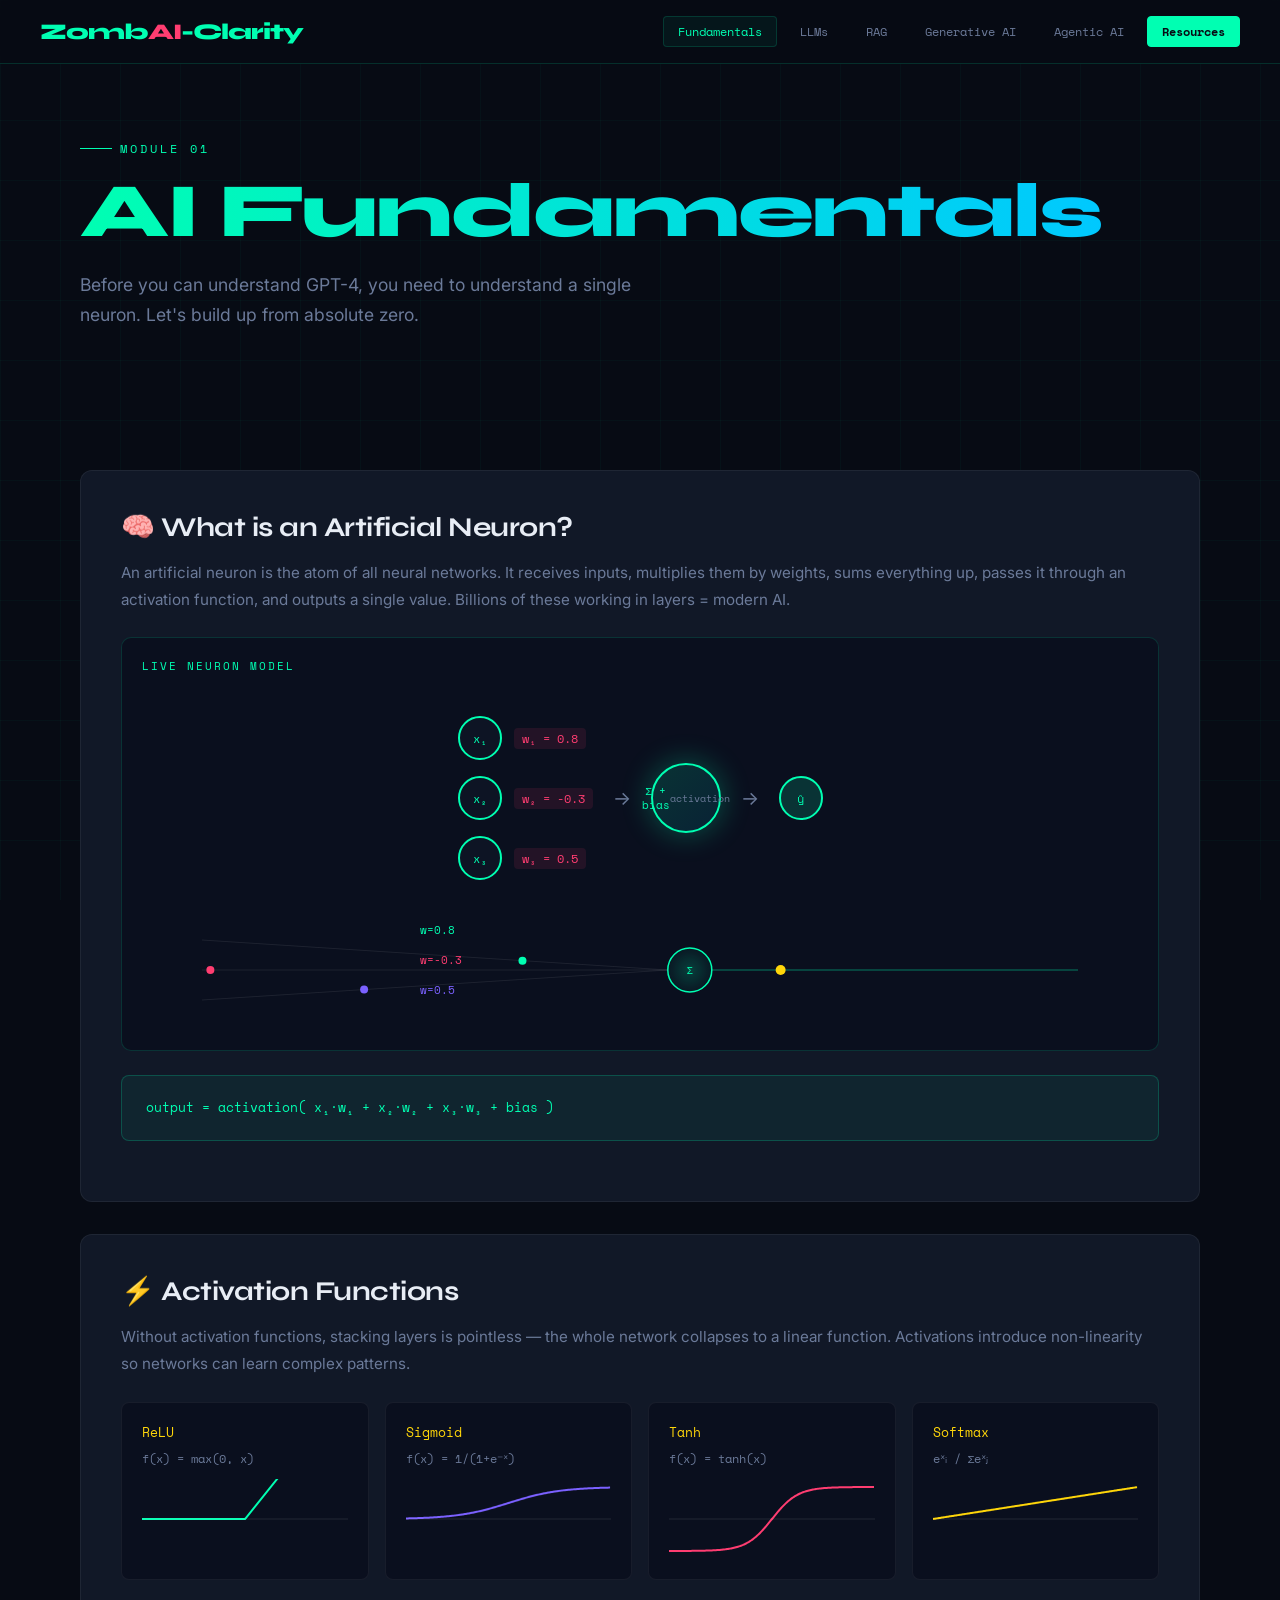
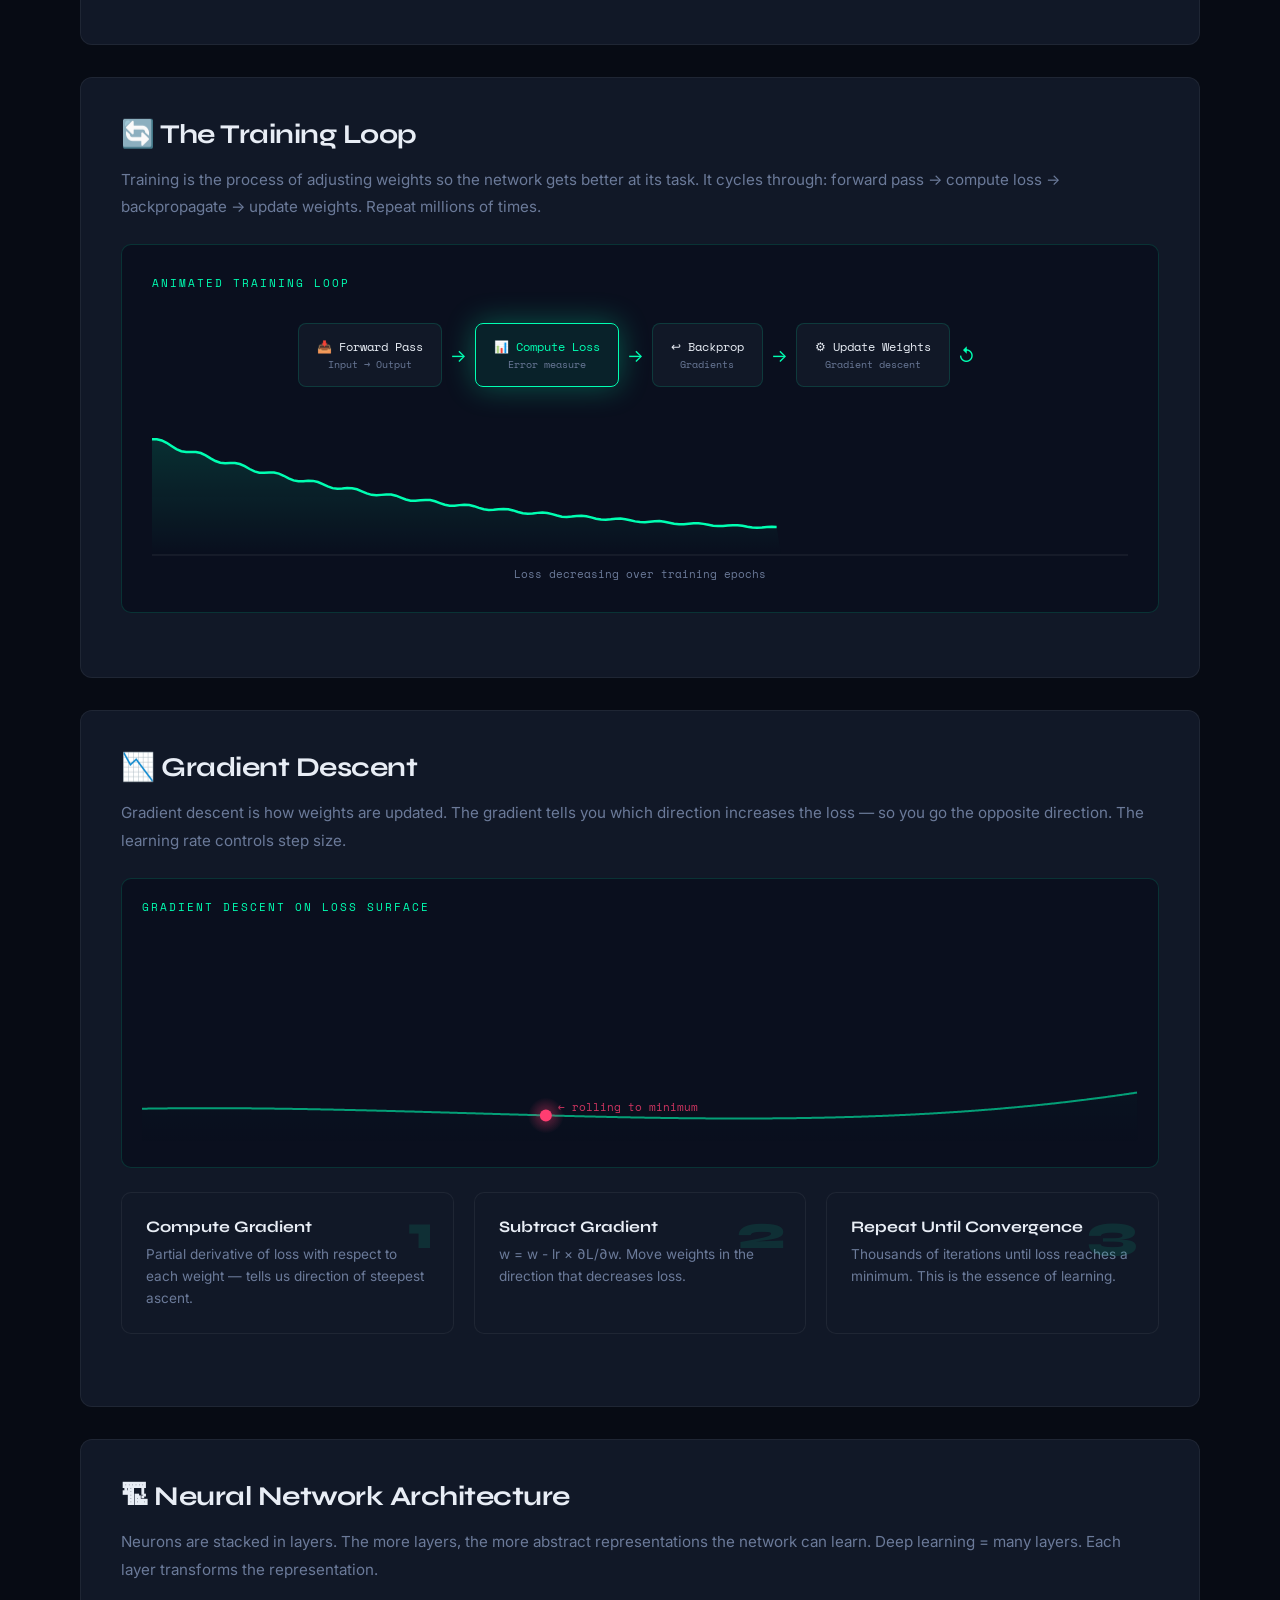
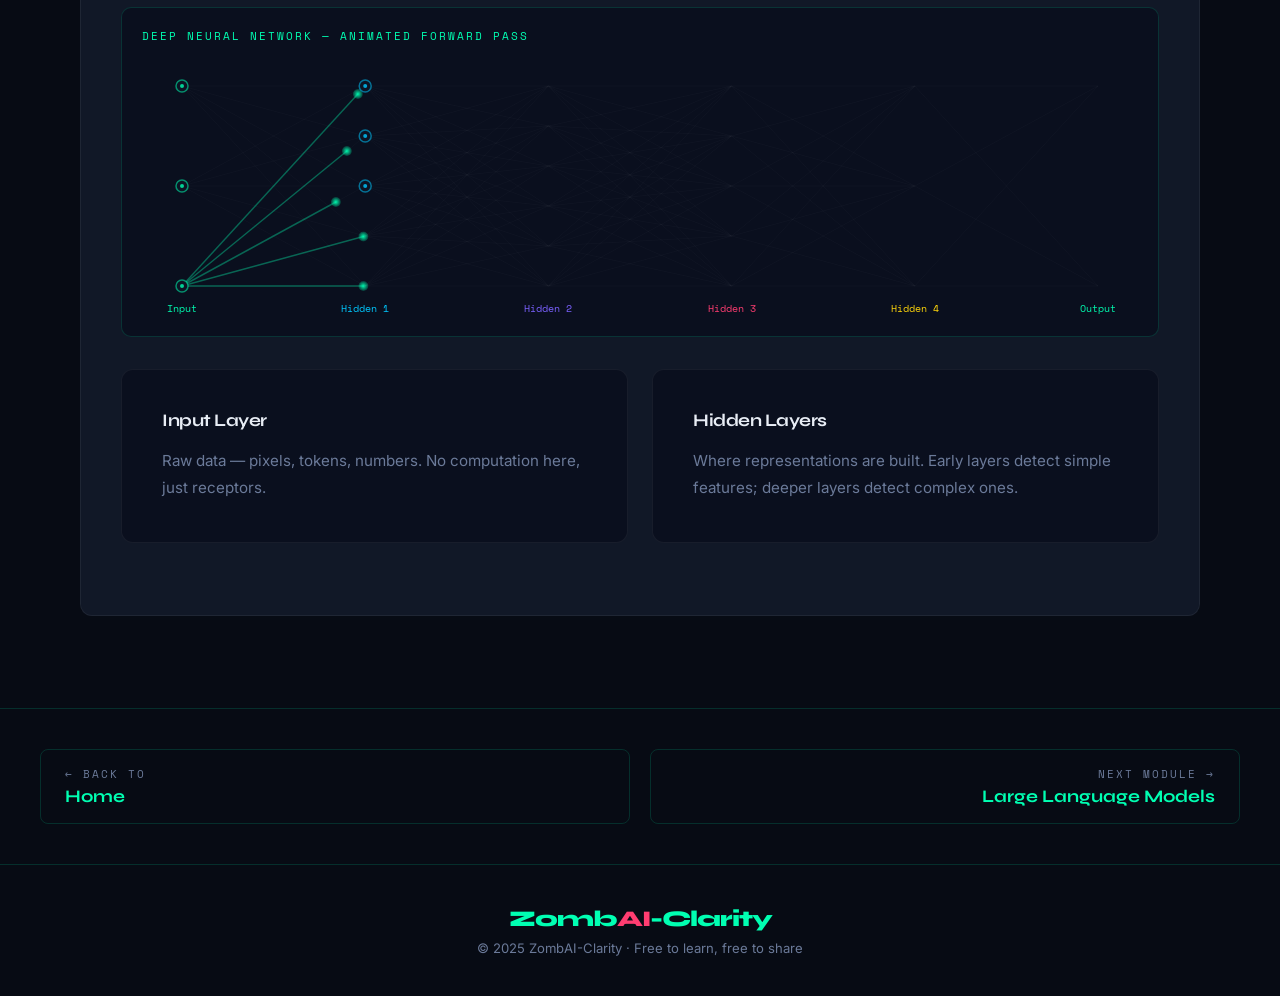
<file: fundamentals.html>
<!DOCTYPE html>
<html lang="en">
<head>
<meta charset="UTF-8">
<meta name="viewport" content="width=device-width, initial-scale=1.0">
<title>AI Fundamentals | ZombAI-Clarity</title>
<link rel="preconnect" href="https://fonts.googleapis.com">
<link href="https://fonts.googleapis.com/css2?family=Syne:wght@400;700;800&family=Space+Mono:wght@400;700&family=Inter:wght@300;400;500&display=swap" rel="stylesheet">
<link rel="stylesheet" href="shared.css">
<style>
  .page-title span { background:linear-gradient(90deg,var(--accent),#00C8FF); -webkit-background-clip:text; -webkit-text-fill-color:transparent; background-clip:text; }
  .neuron-demo { display:flex; align-items:center; justify-content:center; gap:20px; padding:30px; flex-wrap:wrap; }
  .neuron-inputs { display:flex; flex-direction:column; gap:16px; }
  .neuron-input-item { display:flex; align-items:center; gap:12px; }
  .input-node {
    width:44px; height:44px; border-radius:50%;
    background:#0D1424; border:2px solid var(--accent);
    display:flex; align-items:center; justify-content:center;
    font-family:'Space Mono',monospace; font-size:0.75rem;
    color:var(--accent); position:relative;
  }
  .weight-label {
    font-family:'Space Mono',monospace; font-size:0.72rem;
    color:var(--accent2); background:rgba(255,61,113,0.1);
    padding:2px 8px; border-radius:4px;
  }
  .neuron-body {
    width:70px; height:70px; border-radius:50%;
    background:linear-gradient(135deg,rgba(0,255,178,0.15),rgba(0,200,255,0.1));
    border:2px solid var(--accent);
    display:flex; align-items:center; justify-content:center;
    font-family:'Space Mono',monospace; font-size:0.7rem;
    color:var(--accent); text-align:center; line-height:1.3;
    box-shadow:var(--glow);
  }
  .neuron-output {
    width:44px; height:44px; border-radius:50%;
    background:rgba(0,255,178,0.15); border:2px solid var(--accent);
    display:flex; align-items:center; justify-content:center;
    font-family:'Space Mono',monospace; font-size:0.75rem;
    color:var(--accent);
  }
  .arrow { color:var(--muted); font-size:1.2rem; }
  /* Training loop animation */
  .training-loop {
    display:flex; align-items:center; justify-content:center;
    gap:0; padding:20px; flex-wrap:wrap;
  }
  .loop-step {
    background:var(--card);
    border:1px solid var(--border);
    border-radius:8px; padding:14px 18px;
    font-family:'Space Mono',monospace; font-size:0.75rem;
    color:var(--text); text-align:center;
    min-width:100px;
    transition:all 0.3s;
  }
  .loop-step.active {
    border-color:var(--accent);
    background:rgba(0,255,178,0.08);
    color:var(--accent);
    box-shadow:var(--glow);
  }
  .loop-arrow { color:var(--accent); font-size:1.1rem; padding:0 8px; }
  /* Activation functions */
  .activation-grid { display:grid; grid-template-columns:repeat(auto-fit,minmax(180px,1fr)); gap:16px; margin:24px 0; }
  .act-card {
    background:#0A0F1E; border:1px solid rgba(255,255,255,0.06);
    border-radius:8px; padding:20px;
  }
  .act-name { font-family:'Space Mono',monospace; font-size:0.8rem; color:var(--accent4); margin-bottom:8px; }
  .act-formula { font-family:'Space Mono',monospace; font-size:0.72rem; color:var(--muted); margin-bottom:12px; }
  .act-canvas { width:100%; height:80px; }
</style>
</head>
<body>
<nav>
  <a href="index.html" class="logo">Zomb<span>AI</span>-Clarity</a>
  <div class="nav-links">
    <a href="fundamentals.html" class="active">Fundamentals</a>
    <a href="llm.html">LLMs</a>
    <a href="rag.html">RAG</a>
    <a href="genai.html">Generative AI</a>
    <a href="agentic.html">Agentic AI</a>
    <a href="resources.html" class="nav-cta">Resources</a>
  </div>
</nav>

<div class="page-header">
  <div class="page-tag">Module 01</div>
  <h1 class="page-title"><span>AI Fundamentals</span></h1>
  <p class="page-sub">Before you can understand GPT-4, you need to understand a single neuron. Let's build up from absolute zero.</p>
</div>

<div class="content-section">

  <!-- WHAT IS A NEURON -->
  <div class="concept-block scroll-reveal">
    <h2>🧠 What is an Artificial Neuron?</h2>
    <p>An artificial neuron is the atom of all neural networks. It receives inputs, multiplies them by weights, sums everything up, passes it through an activation function, and outputs a single value. Billions of these working in layers = modern AI.</p>
    <div class="anim-container">
      <div class="anim-label">Live Neuron Model</div>
      <div class="neuron-demo">
        <div class="neuron-inputs">
          <div class="neuron-input-item"><div class="input-node">x₁</div><span class="weight-label">w₁ = 0.8</span></div>
          <div class="neuron-input-item"><div class="input-node">x₂</div><span class="weight-label">w₂ = -0.3</span></div>
          <div class="neuron-input-item"><div class="input-node">x₃</div><span class="weight-label">w₃ = 0.5</span></div>
        </div>
        <span class="arrow">→</span>
        <div class="neuron-body">Σ + bias<br><span style="font-size:0.6rem;color:var(--muted)">activation</span></div>
        <span class="arrow">→</span>
        <div class="neuron-output">ŷ</div>
      </div>
      <canvas id="neuronCanvas" height="120"></canvas>
    </div>
    <div class="highlight-box">
      output = activation( x₁·w₁ + x₂·w₂ + x₃·w₃ + bias )
    </div>
  </div>

  <!-- ACTIVATION FUNCTIONS -->
  <div class="concept-block scroll-reveal">
    <h2>⚡ Activation Functions</h2>
    <p>Without activation functions, stacking layers is pointless — the whole network collapses to a linear function. Activations introduce non-linearity so networks can learn complex patterns.</p>
    <div class="activation-grid">
      <div class="act-card">
        <div class="act-name">ReLU</div>
        <div class="act-formula">f(x) = max(0, x)</div>
        <canvas class="act-canvas" id="reluCanvas"></canvas>
      </div>
      <div class="act-card">
        <div class="act-name">Sigmoid</div>
        <div class="act-formula">f(x) = 1/(1+e⁻ˣ)</div>
        <canvas class="act-canvas" id="sigmoidCanvas"></canvas>
      </div>
      <div class="act-card">
        <div class="act-name">Tanh</div>
        <div class="act-formula">f(x) = tanh(x)</div>
        <canvas class="act-canvas" id="tanhCanvas"></canvas>
      </div>
      <div class="act-card">
        <div class="act-name">Softmax</div>
        <div class="act-formula">eˣᵢ / Σeˣⱼ</div>
        <canvas class="act-canvas" id="softmaxCanvas"></canvas>
      </div>
    </div>
  </div>

  <!-- TRAINING LOOP -->
  <div class="concept-block scroll-reveal">
    <h2>🔄 The Training Loop</h2>
    <p>Training is the process of adjusting weights so the network gets better at its task. It cycles through: forward pass → compute loss → backpropagate → update weights. Repeat millions of times.</p>
    <div class="anim-container" style="padding:30px">
      <div class="anim-label">Animated Training Loop</div>
      <div class="training-loop" id="trainingLoop">
        <div class="loop-step" id="ls0">📥 Forward Pass<br><small style="color:var(--muted)">Input → Output</small></div>
        <div class="loop-arrow">→</div>
        <div class="loop-step" id="ls1">📊 Compute Loss<br><small style="color:var(--muted)">Error measure</small></div>
        <div class="loop-arrow">→</div>
        <div class="loop-step" id="ls2">↩ Backprop<br><small style="color:var(--muted)">Gradients</small></div>
        <div class="loop-arrow">→</div>
        <div class="loop-step" id="ls3">⚙ Update Weights<br><small style="color:var(--muted)">Gradient descent</small></div>
        <div class="loop-arrow">↺</div>
      </div>
      <canvas id="lossCanvas" height="130" style="margin-top:20px"></canvas>
      <div style="text-align:center; font-family:'Space Mono',monospace; font-size:0.7rem; color:var(--muted); margin-top:8px;">Loss decreasing over training epochs</div>
    </div>
  </div>

  <!-- GRADIENT DESCENT -->
  <div class="concept-block scroll-reveal">
    <h2>📉 Gradient Descent</h2>
    <p>Gradient descent is how weights are updated. The gradient tells you which direction increases the loss — so you go the opposite direction. The learning rate controls step size.</p>
    <div class="anim-container">
      <div class="anim-label">Gradient Descent on Loss Surface</div>
      <canvas id="gdCanvas" height="220"></canvas>
    </div>
    <div class="steps-grid" style="margin-top:24px">
      <div class="step-card"><div class="step-card-num">1</div><h3>Compute Gradient</h3><p>Partial derivative of loss with respect to each weight — tells us direction of steepest ascent.</p></div>
      <div class="step-card"><div class="step-card-num">2</div><h3>Subtract Gradient</h3><p>w = w - lr × ∂L/∂w. Move weights in the direction that decreases loss.</p></div>
      <div class="step-card"><div class="step-card-num">3</div><h3>Repeat Until Convergence</h3><p>Thousands of iterations until loss reaches a minimum. This is the essence of learning.</p></div>
    </div>
  </div>

  <!-- LAYERS -->
  <div class="concept-block scroll-reveal">
    <h2>🏗 Neural Network Architecture</h2>
    <p>Neurons are stacked in layers. The more layers, the more abstract representations the network can learn. Deep learning = many layers. Each layer transforms the representation.</p>
    <div class="anim-container">
      <div class="anim-label">Deep Neural Network — Animated Forward Pass</div>
      <canvas id="deepNetCanvas" height="260"></canvas>
    </div>
    <div class="info-row">
      <div class="concept-block" style="margin:0; background:#0A0F1E">
        <h2 style="font-size:1.1rem">Input Layer</h2>
        <p>Raw data — pixels, tokens, numbers. No computation here, just receptors.</p>
      </div>
      <div class="concept-block" style="margin:0; background:#0A0F1E">
        <h2 style="font-size:1.1rem">Hidden Layers</h2>
        <p>Where representations are built. Early layers detect simple features; deeper layers detect complex ones.</p>
      </div>
    </div>
  </div>

</div>

<div class="module-nav">
  <a href="index.html"><span class="nav-dir">← Back to</span><span class="nav-title">Home</span></a>
  <a href="llm.html" class="next"><span class="nav-dir">Next Module →</span><span class="nav-title">Large Language Models</span></a>
</div>

<footer>
  <a href="index.html" class="logo">Zomb<span>AI</span>-Clarity</a>
  <p>© 2025 ZombAI-Clarity · Free to learn, free to share</p>
</footer>

<script>
// --- Activation function canvases ---
function drawActivation(canvasId, fn, color) {
  const c = document.getElementById(canvasId);
  if (!c) return;
  const ctx = c.getContext('2d');
  const W = c.offsetWidth || 180, H = 80;
  c.width = W; c.height = H;
  ctx.clearRect(0,0,W,H);
  ctx.beginPath();
  for (let px = 0; px < W; px++) {
    const x = (px / W) * 8 - 4;
    const y = fn(x);
    const py = H/2 - y * (H/2.5);
    if (px === 0) ctx.moveTo(px, py);
    else ctx.lineTo(px, py);
  }
  ctx.strokeStyle = color; ctx.lineWidth = 2; ctx.stroke();
  // x axis
  ctx.beginPath(); ctx.moveTo(0,H/2); ctx.lineTo(W,H/2);
  ctx.strokeStyle='rgba(255,255,255,0.1)'; ctx.lineWidth=1; ctx.stroke();
}
drawActivation('reluCanvas', x => Math.max(0, x), '#00FFB2');
drawActivation('sigmoidCanvas', x => 1/(1+Math.exp(-x)), '#7B61FF');
drawActivation('tanhCanvas', x => Math.tanh(x), '#FF3D71');
drawActivation('softmaxCanvas', x => Math.max(0,Math.min(1,(x+4)/8)), '#FFD60A');

// --- Loss curve animation ---
const lossCanvas = document.getElementById('lossCanvas');
const lossCtx = lossCanvas.getContext('2d');
let lossFrame = 0;
function drawLoss() {
  const W = lossCanvas.offsetWidth || 600, H = 130;
  lossCanvas.width = W;
  lossCtx.clearRect(0,0,W,H);
  const pts = Math.floor(lossFrame);
  const totalPts = 200;
  lossCtx.beginPath();
  for (let i = 0; i < Math.min(pts, totalPts); i++) {
    const x = (i/totalPts) * W;
    const t = i/totalPts;
    const loss = 0.9 * Math.exp(-3.5*t) + 0.08 + Math.sin(i*0.8)*0.02*(1-t);
    const y = H - loss*(H-20) - 10;
    if(i===0) lossCtx.moveTo(x,y); else lossCtx.lineTo(x,y);
  }
  lossCtx.strokeStyle='#00FFB2'; lossCtx.lineWidth=2.5; lossCtx.stroke();
  // Gradient fill
  if(pts > 1) {
    const grad = lossCtx.createLinearGradient(0,0,0,H);
    grad.addColorStop(0,'rgba(0,255,178,0.15)');
    grad.addColorStop(1,'rgba(0,255,178,0)');
    lossCtx.beginPath();
    for (let i = 0; i < Math.min(pts, totalPts); i++) {
      const x = (i/totalPts)*W;
      const t = i/totalPts;
      const loss = 0.9*Math.exp(-3.5*t)+0.08+Math.sin(i*0.8)*0.02*(1-t);
      const y = H-loss*(H-20)-10;
      if(i===0) lossCtx.moveTo(x,y); else lossCtx.lineTo(x,y);
    }
    lossCtx.lineTo(Math.min(pts/totalPts,1)*W,H);
    lossCtx.lineTo(0,H); lossCtx.closePath();
    lossCtx.fillStyle=grad; lossCtx.fill();
  }
  // Axis
  lossCtx.beginPath(); lossCtx.moveTo(0,H-2); lossCtx.lineTo(W,H-2);
  lossCtx.strokeStyle='rgba(255,255,255,0.1)'; lossCtx.lineWidth=1; lossCtx.stroke();
  if (lossFrame < totalPts) lossFrame += 1.5;
  else lossFrame = 0;
  requestAnimationFrame(drawLoss);
}
drawLoss();

// --- Training loop highlight ---
let loopStep = 0;
const loopSteps = ['ls0','ls1','ls2','ls3'];
setInterval(() => {
  loopSteps.forEach(id => document.getElementById(id).classList.remove('active'));
  document.getElementById(loopSteps[loopStep]).classList.add('active');
  loopStep = (loopStep + 1) % loopSteps.length;
}, 900);

// --- Gradient Descent animation ---
const gdCanvas = document.getElementById('gdCanvas');
const gdCtx = gdCanvas.getContext('2d');
let gdBall = { x: 0.1, vx: 0 };
function lossFunc(x) { return 0.8*(x-0.6)*(x-0.6)*(x+0.2) + 0.05; }
function lossFuncGrad(x) { return 0.8*(3*x*x - 1.6*x - 0.36) + 0.001*(x-0.5); }

function drawGD() {
  const W = gdCanvas.offsetWidth || 700, H = 220;
  gdCanvas.width = W; gdCanvas.height = H;
  gdCtx.clearRect(0,0,W,H);
  // Draw curve
  gdCtx.beginPath();
  for (let px = 0; px < W; px++) {
    const x = px/W;
    const y = H - 20 - lossFunc(x)*(H-50);
    if(px===0) gdCtx.moveTo(px,y); else gdCtx.lineTo(px,y);
  }
  gdCtx.strokeStyle='rgba(0,255,178,0.6)'; gdCtx.lineWidth=2; gdCtx.stroke();
  // Fill under
  gdCtx.beginPath();
  for(let px=0;px<W;px++){const x=px/W;const y=H-20-lossFunc(x)*(H-50);if(px===0)gdCtx.moveTo(px,y);else gdCtx.lineTo(px,y);}
  gdCtx.lineTo(W,H); gdCtx.lineTo(0,H); gdCtx.closePath();
  const g=gdCtx.createLinearGradient(0,0,0,H);
  g.addColorStop(0,'rgba(0,255,178,0.07)'); g.addColorStop(1,'rgba(0,255,178,0)');
  gdCtx.fillStyle=g; gdCtx.fill();
  // Move ball
  const lr = 0.008;
  gdBall.x -= lr * lossFuncGrad(gdBall.x);
  if (gdBall.x < 0.05 || gdBall.x > 0.95) gdBall.x = 0.1 + Math.random()*0.3;
  // Draw ball
  const bx = gdBall.x * W;
  const by = H - 20 - lossFunc(gdBall.x)*(H-50);
  const glow = gdCtx.createRadialGradient(bx,by,0,bx,by,18);
  glow.addColorStop(0,'rgba(255,61,113,0.4)'); glow.addColorStop(1,'rgba(255,61,113,0)');
  gdCtx.beginPath(); gdCtx.arc(bx,by,18,0,Math.PI*2);
  gdCtx.fillStyle=glow; gdCtx.fill();
  gdCtx.beginPath(); gdCtx.arc(bx,by,6,0,Math.PI*2);
  gdCtx.fillStyle='#FF3D71'; gdCtx.fill();
  // Label
  gdCtx.fillStyle='var(--muted)';
  gdCtx.font='11px Space Mono,monospace';
  gdCtx.fillStyle='rgba(255,61,113,0.8)';
  gdCtx.fillText('← rolling to minimum', bx+12, by-4);
  requestAnimationFrame(drawGD);
}
drawGD();

// --- Deep Net Animation ---
const dnCanvas = document.getElementById('deepNetCanvas');
const dnCtx = dnCanvas.getContext('2d');
const dnLayers = [3,5,6,5,3,2];
let dnNodes=[], dnConns=[], dnSignals=[];

function setupDN() {
  const W = dnCanvas.offsetWidth||700, H=260;
  dnCanvas.width=W; dnCanvas.height=H;
  dnNodes=[]; dnConns=[];
  const starts=[];
  let ni=0;
  dnLayers.forEach((cnt,li)=>{
    starts.push(ni);
    const x=(li/(dnLayers.length-1))*(W-80)+40;
    for(let i=0;i<cnt;i++){
      const y=(i/(cnt-1||1))*(H-60)+30;
      dnNodes.push({x,y,layer:li,glow:0});
      ni++;
    }
  });
  for(let li=0;li<dnLayers.length-1;li++){
    for(let a=0;a<dnLayers[li];a++){
      for(let b=0;b<dnLayers[li+1];b++){
        dnConns.push({from:starts[li]+a,to:starts[li+1]+b,active:false,progress:-1});
      }
    }
  }
}
setupDN();

function fireDN(){
  const src = Math.floor(Math.random()*dnLayers[0]);
  dnConns.filter(c=>c.from===src).forEach(c=>{
    setTimeout(()=>{c.active=true;c.progress=0;},Math.random()*150);
  });
}
setInterval(fireDN,600);

function drawDN(){
  const W=dnCanvas.width, H=dnCanvas.height;
  dnCtx.clearRect(0,0,W,H);
  // Label layers
  const labels=['Input','Hidden 1','Hidden 2','Hidden 3','Hidden 4','Output'];
  const colors=['#00FFB2','#00C8FF','#7B61FF','#FF3D71','#FFD60A','#00FFB2'];
  dnLayers.forEach((cnt,li)=>{
    const x=(li/(dnLayers.length-1))*(W-80)+40;
    dnCtx.fillStyle=colors[li];
    dnCtx.font='10px Space Mono,monospace';
    dnCtx.textAlign='center';
    dnCtx.fillText(labels[li],x,H-4);
  });
  // Connections
  dnConns.forEach(c=>{
    const f=dnNodes[c.from],t=dnNodes[c.to];
    dnCtx.beginPath(); dnCtx.moveTo(f.x,f.y); dnCtx.lineTo(t.x,t.y);
    dnCtx.strokeStyle='rgba(255,255,255,0.04)'; dnCtx.lineWidth=0.7; dnCtx.stroke();
    if(c.active&&c.progress>=0&&c.progress<=1){
      const px=f.x+(t.x-f.x)*c.progress, py=f.y+(t.y-f.y)*c.progress;
      const grad=dnCtx.createRadialGradient(px,py,0,px,py,6);
      grad.addColorStop(0,'rgba(0,255,178,0.95)'); grad.addColorStop(1,'rgba(0,255,178,0)');
      dnCtx.beginPath(); dnCtx.arc(px,py,5,0,Math.PI*2);
      dnCtx.fillStyle=grad; dnCtx.fill();
      dnCtx.beginPath(); dnCtx.moveTo(f.x,f.y); dnCtx.lineTo(px,py);
      dnCtx.strokeStyle='rgba(0,255,178,0.35)'; dnCtx.lineWidth=1.5; dnCtx.stroke();
      c.progress+=0.03;
      if(c.progress>1){c.active=false;c.progress=-1;dnNodes[c.to].glow=1;
        dnConns.filter(nc=>nc.from===c.to).forEach(nc=>{setTimeout(()=>{nc.active=true;nc.progress=0;},Math.random()*80);});
      }
    }
  });
  // Nodes
  const nColors=['#00FFB2','#00C8FF','#7B61FF','#FF3D71','#FFD60A','#00FFB2'];
  dnNodes.forEach(n=>{
    const col=nColors[n.layer];
    if(n.glow>0){
      const g=dnCtx.createRadialGradient(n.x,n.y,0,n.x,n.y,16);
      g.addColorStop(0,col.replace('#','rgba(').replace(/^rgba\(/,'rgba(')+'80');
      g.addColorStop(1,'rgba(0,0,0,0)');
      dnCtx.beginPath(); dnCtx.arc(n.x,n.y,16,0,Math.PI*2);
      dnCtx.fillStyle=g; dnCtx.fill();
      n.glow-=0.05;
    }
    dnCtx.beginPath(); dnCtx.arc(n.x,n.y,6,0,Math.PI*2);
    dnCtx.fillStyle='#0D1424'; dnCtx.fill();
    dnCtx.strokeStyle=col+(n.glow>0?'':'88');
    dnCtx.lineWidth=1.5; dnCtx.stroke();
    dnCtx.beginPath(); dnCtx.arc(n.x,n.y,2,0,Math.PI*2);
    dnCtx.fillStyle=col+'CC'; dnCtx.fill();
  });
  requestAnimationFrame(drawDN);
}
drawDN();

// Neuron canvas — signal pulse
const nc = document.getElementById('neuronCanvas');
const nctx = nc.getContext('2d');
let np = 0;
function drawNeuron(){
  const W=nc.offsetWidth||600,H=120; nc.width=W;
  nctx.clearRect(0,0,W,H);
  const inputs=[{y:30,w:'0.8',col:'#00FFB2'},{y:60,w:'-0.3',col:'#FF3D71'},{y:90,w:'0.5',col:'#7B61FF'}];
  const cx=W*0.55, cy=60, r=22;
  inputs.forEach(inp=>{
    const sx=60;
    nctx.beginPath(); nctx.moveTo(sx,inp.y); nctx.lineTo(cx-r,cy);
    nctx.strokeStyle='rgba(255,255,255,0.08)'; nctx.lineWidth=1; nctx.stroke();
    // Signal dot
    const t=((np/100)+inputs.indexOf(inp)*0.33)%1;
    const px=sx+(cx-r-sx)*t, py=inp.y+(cy-inp.y)*t;
    nctx.beginPath(); nctx.arc(px,py,4,0,Math.PI*2);
    nctx.fillStyle=inp.col; nctx.fill();
    // Weight label
    nctx.font='11px Space Mono,monospace';
    nctx.fillStyle=inp.col;
    nctx.fillText('w='+inp.w,(sx+(cx-r-sx)*0.5)-15,inp.y-6);
  });
  // Neuron body
  const grd=nctx.createRadialGradient(cx,cy,0,cx,cy,r);
  grd.addColorStop(0,'rgba(0,255,178,0.2)'); grd.addColorStop(1,'rgba(0,255,178,0.04)');
  nctx.beginPath(); nctx.arc(cx,cy,r,0,Math.PI*2);
  nctx.fillStyle=grd; nctx.fill();
  nctx.strokeStyle='#00FFB2'; nctx.lineWidth=1.5; nctx.stroke();
  nctx.fillStyle='#00FFB2'; nctx.font='10px Space Mono,monospace'; nctx.textAlign='center';
  nctx.fillText('Σ',cx,cy+4);
  // Output line
  nctx.beginPath(); nctx.moveTo(cx+r,cy); nctx.lineTo(W-60,cy);
  nctx.strokeStyle='rgba(0,255,178,0.3)'; nctx.lineWidth=1.5; nctx.stroke();
  const ot=((np/100)+0.5)%1;
  const opx=(cx+r)+(W-60-cx-r)*ot;
  nctx.beginPath(); nctx.arc(opx,cy,5,0,Math.PI*2);
  nctx.fillStyle='#FFD60A'; nctx.fill();
  np=(np+0.8)%100;
  requestAnimationFrame(drawNeuron);
}
drawNeuron();

// Scroll reveal
const obs=new IntersectionObserver(entries=>{entries.forEach((e,i)=>{if(e.isIntersecting)setTimeout(()=>e.target.classList.add('visible'),i*100);});},{threshold:0.1});
document.querySelectorAll('.scroll-reveal').forEach(el=>obs.observe(el));
</script>
</body>
</html>
</file>
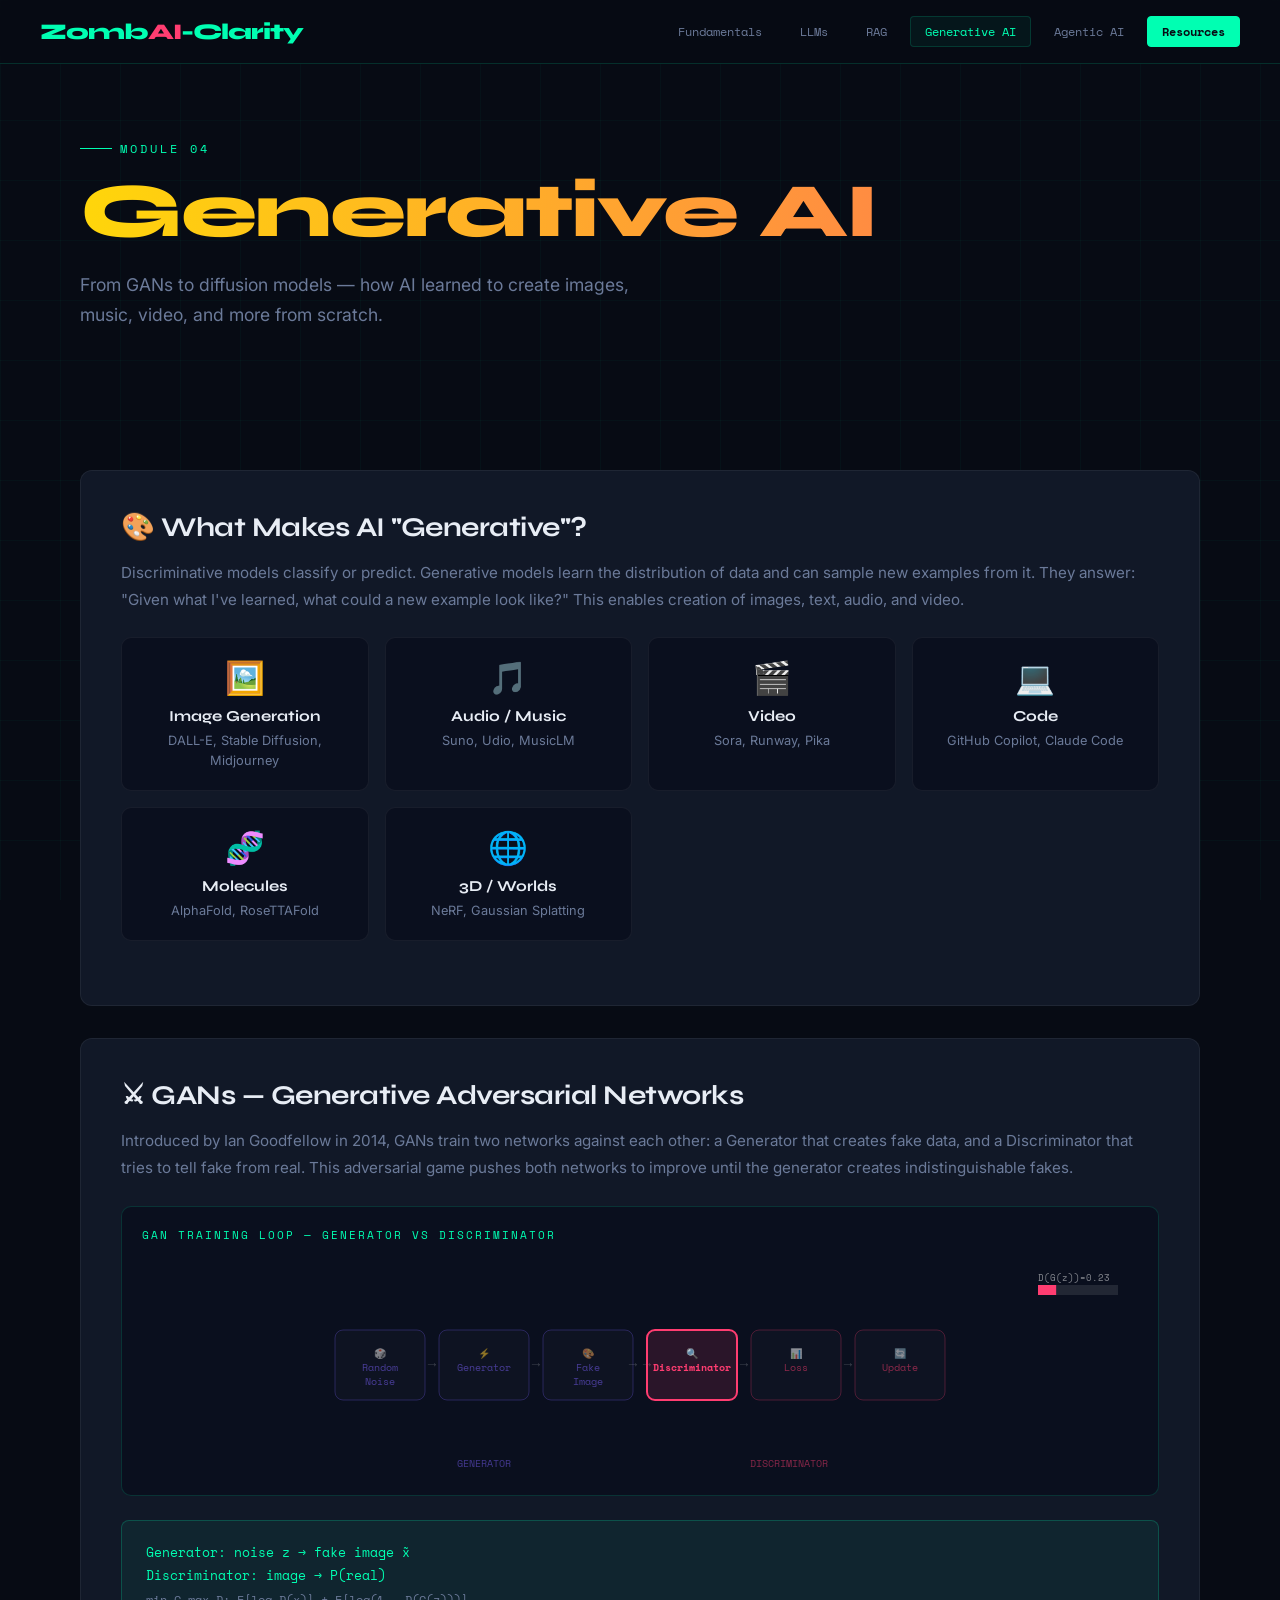
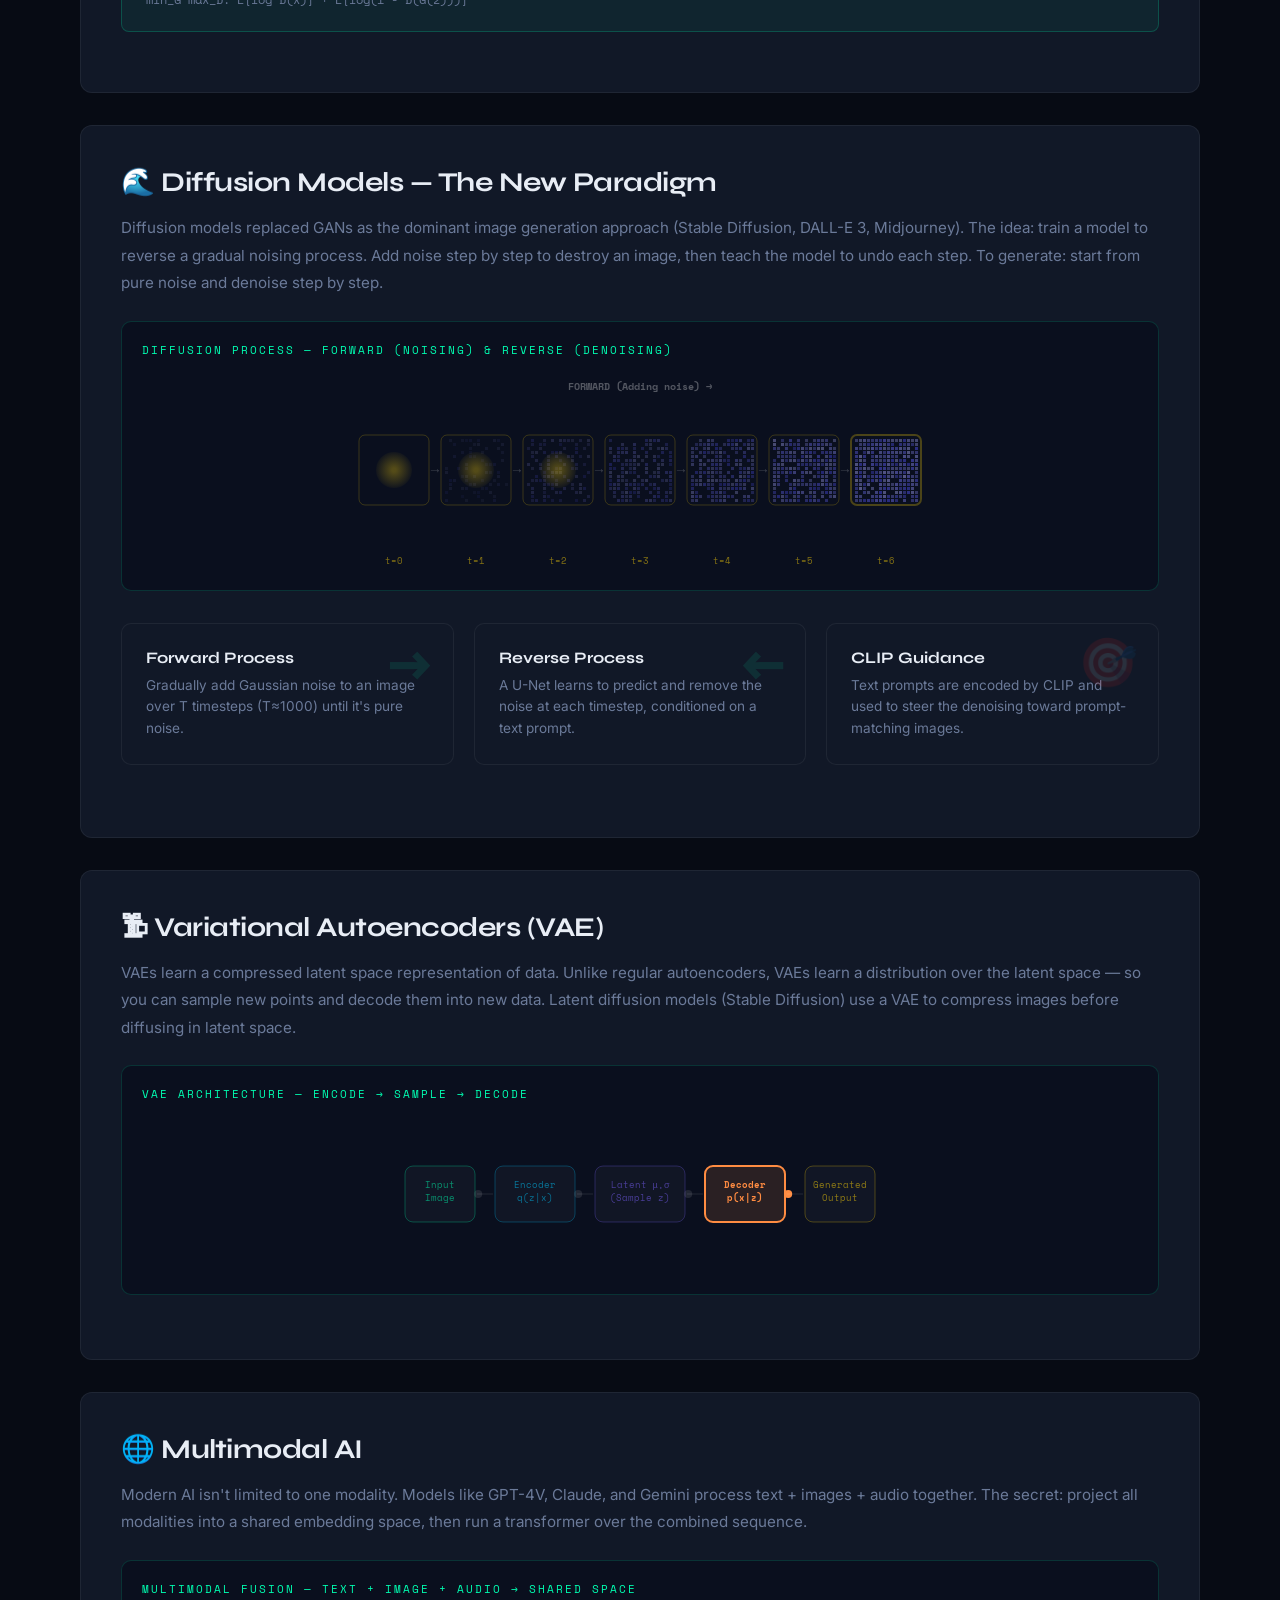
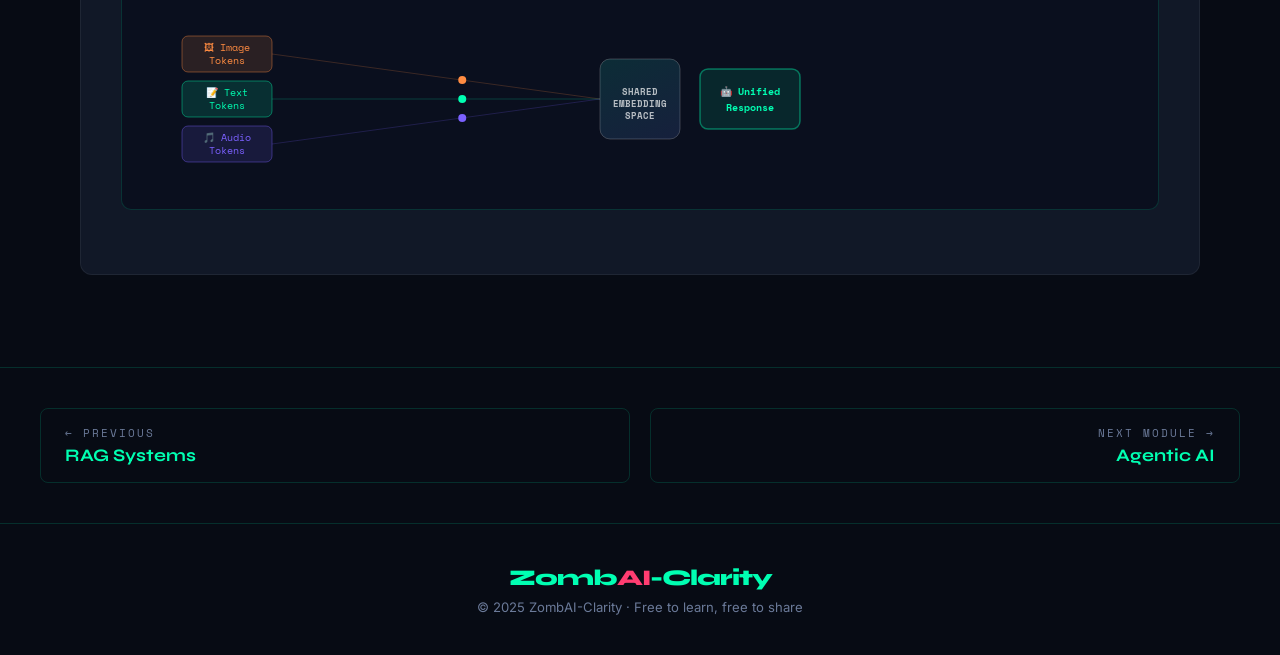
<file: genai.html>
<!DOCTYPE html>
<html lang="en">
<head>
<meta charset="UTF-8">
<meta name="viewport" content="width=device-width, initial-scale=1.0">
<title>Generative AI | ZombAI-Clarity</title>
<link rel="preconnect" href="https://fonts.googleapis.com">
<link href="https://fonts.googleapis.com/css2?family=Syne:wght@400;700;800&family=Space+Mono:wght@400;700&family=Inter:wght@300;400;500&display=swap" rel="stylesheet">
<link rel="stylesheet" href="shared.css">
<style>
  .page-title span { background:linear-gradient(90deg,var(--accent4),#FF8C42); -webkit-background-clip:text; -webkit-text-fill-color:transparent; background-clip:text; }
  .model-tabs { display:flex; gap:8px; margin-bottom:24px; flex-wrap:wrap; }
  .model-tab {
    font-family:'Space Mono',monospace; font-size:0.75rem;
    padding:8px 18px; border-radius:6px;
    border:1px solid rgba(255,255,255,0.1);
    color:var(--muted); cursor:pointer; transition:all 0.2s;
  }
  .model-tab.active { background:rgba(255,214,10,0.12); border-color:var(--accent4); color:var(--accent4); }
  .gen-grid { display:grid; grid-template-columns:repeat(auto-fit,minmax(200px,1fr)); gap:16px; margin:24px 0; }
  .gen-card {
    background:#0A0F1E; border:1px solid rgba(255,255,255,0.06);
    border-radius:10px; padding:20px; text-align:center;
  }
  .gen-card-icon { font-size:2rem; margin-bottom:10px; }
  .gen-card-name { font-family:'Syne',sans-serif; font-weight:700; font-size:0.95rem; margin-bottom:6px; }
  .gen-card-desc { color:var(--muted); font-size:0.8rem; line-height:1.5; }
</style>
</head>
<body>
<nav>
  <a href="index.html" class="logo">Zomb<span>AI</span>-Clarity</a>
  <div class="nav-links">
    <a href="fundamentals.html">Fundamentals</a>
    <a href="llm.html">LLMs</a>
    <a href="rag.html">RAG</a>
    <a href="genai.html" class="active">Generative AI</a>
    <a href="agentic.html">Agentic AI</a>
    <a href="resources.html" class="nav-cta">Resources</a>
  </div>
</nav>

<div class="page-header">
  <div class="page-tag">Module 04</div>
  <h1 class="page-title"><span>Generative AI</span></h1>
  <p class="page-sub">From GANs to diffusion models — how AI learned to create images, music, video, and more from scratch.</p>
</div>

<div class="content-section">

  <!-- WHAT IS GENAI -->
  <div class="concept-block scroll-reveal">
    <h2>🎨 What Makes AI "Generative"?</h2>
    <p>Discriminative models classify or predict. Generative models learn the distribution of data and can sample new examples from it. They answer: "Given what I've learned, what could a new example look like?" This enables creation of images, text, audio, and video.</p>
    <div class="gen-grid">
      <div class="gen-card"><div class="gen-card-icon">🖼️</div><div class="gen-card-name">Image Generation</div><div class="gen-card-desc">DALL-E, Stable Diffusion, Midjourney</div></div>
      <div class="gen-card"><div class="gen-card-icon">🎵</div><div class="gen-card-name">Audio / Music</div><div class="gen-card-desc">Suno, Udio, MusicLM</div></div>
      <div class="gen-card"><div class="gen-card-icon">🎬</div><div class="gen-card-name">Video</div><div class="gen-card-desc">Sora, Runway, Pika</div></div>
      <div class="gen-card"><div class="gen-card-icon">💻</div><div class="gen-card-name">Code</div><div class="gen-card-desc">GitHub Copilot, Claude Code</div></div>
      <div class="gen-card"><div class="gen-card-icon">🧬</div><div class="gen-card-name">Molecules</div><div class="gen-card-desc">AlphaFold, RoseTTAFold</div></div>
      <div class="gen-card"><div class="gen-card-icon">🌐</div><div class="gen-card-name">3D / Worlds</div><div class="gen-card-desc">NeRF, Gaussian Splatting</div></div>
    </div>
  </div>

  <!-- GANs -->
  <div class="concept-block scroll-reveal">
    <h2>⚔ GANs — Generative Adversarial Networks</h2>
    <p>Introduced by Ian Goodfellow in 2014, GANs train two networks against each other: a Generator that creates fake data, and a Discriminator that tries to tell fake from real. This adversarial game pushes both networks to improve until the generator creates indistinguishable fakes.</p>
    <div class="anim-container">
      <div class="anim-label">GAN Training Loop — Generator vs Discriminator</div>
      <canvas id="ganCanvas" height="220"></canvas>
    </div>
    <div class="highlight-box">
      Generator: noise z → fake image x̃<br>
      Discriminator: image → P(real)<br>
      <span style="color:var(--muted);font-size:0.75rem">min_G max_D: E[log D(x)] + E[log(1 - D(G(z)))]</span>
    </div>
  </div>

  <!-- DIFFUSION MODELS -->
  <div class="concept-block scroll-reveal">
    <h2>🌊 Diffusion Models — The New Paradigm</h2>
    <p>Diffusion models replaced GANs as the dominant image generation approach (Stable Diffusion, DALL-E 3, Midjourney). The idea: train a model to reverse a gradual noising process. Add noise step by step to destroy an image, then teach the model to undo each step. To generate: start from pure noise and denoise step by step.</p>
    <div class="anim-container">
      <div class="anim-label">Diffusion Process — Forward (noising) & Reverse (denoising)</div>
      <canvas id="diffusionCanvas" height="200"></canvas>
    </div>
    <div class="steps-grid">
      <div class="step-card"><div class="step-card-num">→</div><h3>Forward Process</h3><p>Gradually add Gaussian noise to an image over T timesteps (T≈1000) until it's pure noise.</p></div>
      <div class="step-card"><div class="step-card-num">←</div><h3>Reverse Process</h3><p>A U-Net learns to predict and remove the noise at each timestep, conditioned on a text prompt.</p></div>
      <div class="step-card"><div class="step-card-num">🎯</div><h3>CLIP Guidance</h3><p>Text prompts are encoded by CLIP and used to steer the denoising toward prompt-matching images.</p></div>
    </div>
  </div>

  <!-- VAEs -->
  <div class="concept-block scroll-reveal">
    <h2>🗜 Variational Autoencoders (VAE)</h2>
    <p>VAEs learn a compressed latent space representation of data. Unlike regular autoencoders, VAEs learn a distribution over the latent space — so you can sample new points and decode them into new data. Latent diffusion models (Stable Diffusion) use a VAE to compress images before diffusing in latent space.</p>
    <div class="anim-container">
      <div class="anim-label">VAE Architecture — Encode → Sample → Decode</div>
      <canvas id="vaeCanvas" height="160"></canvas>
    </div>
  </div>

  <!-- MULTIMODAL -->
  <div class="concept-block scroll-reveal">
    <h2>🌐 Multimodal AI</h2>
    <p>Modern AI isn't limited to one modality. Models like GPT-4V, Claude, and Gemini process text + images + audio together. The secret: project all modalities into a shared embedding space, then run a transformer over the combined sequence.</p>
    <div class="anim-container">
      <div class="anim-label">Multimodal Fusion — Text + Image + Audio → Shared Space</div>
      <canvas id="multimodalCanvas" height="180"></canvas>
    </div>
  </div>

</div>

<div class="module-nav">
  <a href="rag.html"><span class="nav-dir">← Previous</span><span class="nav-title">RAG Systems</span></a>
  <a href="agentic.html" class="next"><span class="nav-dir">Next Module →</span><span class="nav-title">Agentic AI</span></a>
</div>

<footer>
  <a href="index.html" class="logo">Zomb<span>AI</span>-Clarity</a>
  <p>© 2025 ZombAI-Clarity · Free to learn, free to share</p>
</footer>

<script>
// GAN Canvas
const ganCanvas=document.getElementById('ganCanvas');
const gCtx=ganCanvas.getContext('2d');
let ganStep=0, ganScore=0.5;
const ganStages=['🎲 Random Noise','⚡ Generator','🎨 Fake Image','🔍 Discriminator','📊 Loss','🔄 Update'];
function drawGAN(){
  const W=ganCanvas.offsetWidth||700,H=220; ganCanvas.width=W; ganCanvas.height=H;
  gCtx.clearRect(0,0,W,H);
  const n=ganStages.length;
  const bw=Math.min(90,(W-60)/n-10);
  const total=n*bw+(n-1)*14;
  const sx=(W-total)/2;
  ganStages.forEach((s,i)=>{
    const x=sx+i*(bw+14);
    const isActive=i===ganStep;
    const isGen=i<=2;
    const col=isGen?'#7B61FF':'#FF3D71';
    gCtx.fillStyle=isActive?col+'22':'rgba(255,255,255,0.02)';
    gCtx.strokeStyle=col+(isActive?'':'44');
    gCtx.lineWidth=isActive?2:1;
    gCtx.beginPath(); gCtx.roundRect(x,H/2-35,bw,70,8); gCtx.fill(); gCtx.stroke();
    gCtx.fillStyle=col+(isActive?'':'88');
    gCtx.font=`${isActive?'bold':''} 10px Space Mono,monospace`;
    gCtx.textAlign='center';
    const lines=s.split(' ');
    lines.forEach((l,li)=>gCtx.fillText(l,x+bw/2,H/2-8+li*14));
    if(i<n-1){
      gCtx.fillStyle='rgba(255,255,255,0.2)';
      gCtx.font='14px sans-serif';
      gCtx.fillText(i===2?'→→':'→',x+bw+7,H/2+4);
    }
  });
  // Labels
  gCtx.fillStyle='rgba(123,97,255,0.5)'; gCtx.font='10px Space Mono,monospace'; gCtx.textAlign='center';
  const genMid=sx+(2*(bw+14)+bw)/2;
  gCtx.fillText('GENERATOR',genMid,H-8);
  gCtx.fillStyle='rgba(255,61,113,0.5)';
  const disMid=sx+(3*(bw+14))+(2*(bw+14)+bw)/2;
  gCtx.fillText('DISCRIMINATOR',sx+3.5*(bw+14)+bw,H-8);
  // Score gauge
  ganScore=0.3+0.2*Math.sin(Date.now()*0.001)+0.1*Math.random();
  const gaugeX=W-100, gaugeY=30;
  gCtx.fillStyle='rgba(255,255,255,0.1)';
  gCtx.fillRect(gaugeX,gaugeY,80,10);
  gCtx.fillStyle=ganScore>0.5?'#00FFB2':'#FF3D71';
  gCtx.fillRect(gaugeX,gaugeY,80*ganScore,10);
  gCtx.fillStyle='rgba(255,255,255,0.5)'; gCtx.font='9px Space Mono,monospace'; gCtx.textAlign='left';
  gCtx.fillText(`D(G(z))=${ganScore.toFixed(2)}`,gaugeX,gaugeY-4);
  requestAnimationFrame(drawGAN);
}
setInterval(()=>ganStep=(ganStep+1)%6,600);
drawGAN();

// Diffusion canvas
const diffCanvas=document.getElementById('diffusionCanvas');
const dCtx=diffCanvas.getContext('2d');
let diffT=0;
function drawDiffusion(){
  const W=diffCanvas.offsetWidth||700,H=200; diffCanvas.width=W; diffCanvas.height=H;
  dCtx.clearRect(0,0,W,H);
  const steps=7;
  const boxW=Math.min(70,(W-80)/steps-10);
  const total=steps*boxW+(steps-1)*12;
  const sx=(W-total)/2;
  const currentForward=Math.floor(diffT)%steps;
  const isReverse=Math.floor(diffT/steps)%2===1;
  for(let i=0;i<steps;i++){
    const x=sx+i*(boxW+12);
    const noiseLevel=isReverse?(steps-1-i)/(steps-1):i/(steps-1);
    // Draw noisy image box
    dCtx.fillStyle='#0A0F1E';
    dCtx.strokeStyle=i===currentForward?'#FFD60A44':'rgba(255,214,10,0.2)';
    dCtx.lineWidth=i===currentForward?2:1;
    dCtx.beginPath(); dCtx.roundRect(x,H/2-35,boxW,70,6); dCtx.fill(); dCtx.stroke();
    // Noise pixels
    const px=parseInt(x),py=parseInt(H/2-35),bw2=parseInt(boxW),bh=70;
    for(let ny=py+4;ny<py+bh-4;ny+=4){
      for(let nx2=px+4;nx2<px+bw2-4;nx2+=4){
        const r=Math.random(); if(r>noiseLevel*0.8+0.1) continue;
        const v=Math.floor(Math.random()*100+80);
        const a=noiseLevel*(0.6+Math.random()*0.3);
        dCtx.fillStyle=`rgba(${v},${v},${255},${a*0.5})`;
        dCtx.fillRect(nx2,ny,3,3);
      }
    }
    // Clear center if low noise
    if(noiseLevel<0.4){
      const cx2=x+boxW/2,cy=H/2;
      const g=dCtx.createRadialGradient(cx2,cy,2,cx2,cy,20);
      g.addColorStop(0,'rgba(255,214,10,0.3)'); g.addColorStop(1,'rgba(255,214,10,0)');
      dCtx.beginPath(); dCtx.arc(cx2,cy,18,0,Math.PI*2); dCtx.fillStyle=g; dCtx.fill();
    }
    // Label
    dCtx.fillStyle='rgba(255,214,10,0.5)'; dCtx.font='9px Space Mono,monospace'; dCtx.textAlign='center';
    dCtx.fillText(`t=${isReverse?steps-1-i:i}`,x+boxW/2,H-6);
    if(i<steps-1){
      dCtx.fillStyle='rgba(255,255,255,0.2)';
      dCtx.font='14px sans-serif'; dCtx.textAlign='center';
      dCtx.fillText(isReverse?'←':'→',x+boxW+6,H/2+5);
    }
  }
  dCtx.fillStyle='rgba(255,255,255,0.3)'; dCtx.font='bold 10px Space Mono,monospace'; dCtx.textAlign='center';
  dCtx.fillText(isReverse?'← REVERSE (Denoising = Generation)':'FORWARD (Adding noise) →',W/2,20);
  diffT+=0.08;
  requestAnimationFrame(drawDiffusion);
}
drawDiffusion();

// VAE Canvas
const vaeCanvas=document.getElementById('vaeCanvas');
const vCtx=vaeCanvas.getContext('2d');
let vaeP=0;
function drawVAE(){
  const W=vaeCanvas.offsetWidth||700,H=160; vaeCanvas.width=W; vaeCanvas.height=H;
  vCtx.clearRect(0,0,W,H);
  const blocks=[
    {label:'Input\nImage',color:'#00FFB2',w:70},
    {label:'Encoder\nq(z|x)',color:'#00C8FF',w:80},
    {label:'Latent μ,σ\n(Sample z)',color:'#7B61FF',w:90},
    {label:'Decoder\np(x|z)',color:'#FF8C42',w:80},
    {label:'Generated\nOutput',color:'#FFD60A',w:70},
  ];
  const totalW=blocks.reduce((s,b)=>s+b.w,0)+(blocks.length-1)*20;
  let cx=(W-totalW)/2;
  blocks.forEach((b,i)=>{
    const isActive=Math.floor(vaeP)%blocks.length===i;
    vCtx.fillStyle=isActive?b.color+'22':'rgba(255,255,255,0.03)';
    vCtx.strokeStyle=b.color+(isActive?'':'44');
    vCtx.lineWidth=isActive?2:1;
    vCtx.beginPath(); vCtx.roundRect(cx,H/2-28,b.w,56,8); vCtx.fill(); vCtx.stroke();
    vCtx.fillStyle=b.color+(isActive?'':'88');
    vCtx.font=`${isActive?'bold':''} 9px Space Mono,monospace`;
    vCtx.textAlign='center';
    b.label.split('\n').forEach((l,li)=>vCtx.fillText(l,cx+b.w/2,H/2-6+li*13));
    if(i<blocks.length-1){
      // Animated dot on line
      const nextX=cx+b.w+20;
      const t=(vaeP%1);
      const dotX=cx+b.w+(20*t);
      vCtx.beginPath(); vCtx.arc(dotX,H/2,4,0,Math.PI*2);
      vCtx.fillStyle=Math.floor(vaeP)%blocks.length===i?b.color:'rgba(255,255,255,0.1)';
      vCtx.fill();
      vCtx.beginPath(); vCtx.moveTo(cx+b.w+2,H/2); vCtx.lineTo(nextX-2,H/2);
      vCtx.strokeStyle='rgba(255,255,255,0.1)'; vCtx.lineWidth=1; vCtx.stroke();
    }
    cx+=b.w+20;
  });
  vaeP+=0.04;
  requestAnimationFrame(drawVAE);
}
drawVAE();

// Multimodal canvas
const mmCanvas=document.getElementById('multimodalCanvas');
const mCtx=mmCanvas.getContext('2d');
let mmP=0;
function drawMM(){
  const W=mmCanvas.offsetWidth||700,H=180; mmCanvas.width=W; mmCanvas.height=H;
  mCtx.clearRect(0,0,W,H);
  const inputs=[{label:'🖼 Image\nTokens',color:'#FF8C42',y:0.25},{label:'📝 Text\nTokens',color:'#00FFB2',y:0.5},{label:'🎵 Audio\nTokens',color:'#7B61FF',y:0.75}];
  inputs.forEach(inp=>{
    const y=inp.y*H;
    const x=40;
    mCtx.fillStyle=inp.color+'22'; mCtx.strokeStyle=inp.color+'66'; mCtx.lineWidth=1;
    mCtx.beginPath(); mCtx.roundRect(x,y-18,90,36,6); mCtx.fill(); mCtx.stroke();
    mCtx.fillStyle=inp.color; mCtx.font='10px Space Mono,monospace'; mCtx.textAlign='center';
    inp.label.split('\n').forEach((l,li)=>mCtx.fillText(l,x+45,y-3+li*13));
    // Lines to center
    const endX=W/2-40;
    const t=(mmP%1);
    const dotX=x+90+(endX-x-90)*t;
    const dotY=y+(H/2-y)*t;
    mCtx.beginPath(); mCtx.moveTo(x+90,y); mCtx.lineTo(endX,H/2);
    mCtx.strokeStyle=inp.color+'33'; mCtx.lineWidth=1; mCtx.stroke();
    mCtx.beginPath(); mCtx.arc(dotX,dotY,4,0,Math.PI*2);
    mCtx.fillStyle=inp.color; mCtx.fill();
  });
  // Shared space
  const shx=W/2-40, shw=80;
  const shGrad=mCtx.createLinearGradient(shx,0,shx+shw,H);
  shGrad.addColorStop(0,'rgba(0,255,178,0.15)'); shGrad.addColorStop(1,'rgba(123,97,255,0.15)');
  mCtx.fillStyle=shGrad; mCtx.strokeStyle='rgba(255,255,255,0.2)'; mCtx.lineWidth=1;
  mCtx.beginPath(); mCtx.roundRect(shx,H/2-40,shw,80,10); mCtx.fill(); mCtx.stroke();
  mCtx.fillStyle='rgba(255,255,255,0.7)'; mCtx.font='bold 9px Space Mono,monospace'; mCtx.textAlign='center';
  mCtx.fillText('SHARED',shx+shw/2,H/2-4); mCtx.fillText('EMBEDDING',shx+shw/2,H/2+8); mCtx.fillText('SPACE',shx+shw/2,H/2+20);
  // Output
  const ox=shx+shw+20;
  mCtx.fillStyle='rgba(0,255,178,0.1)'; mCtx.strokeStyle='rgba(0,255,178,0.4)'; mCtx.lineWidth=1.5;
  mCtx.beginPath(); mCtx.roundRect(ox,H/2-30,100,60,8); mCtx.fill(); mCtx.stroke();
  mCtx.fillStyle='#00FFB2'; mCtx.font='bold 10px Space Mono,monospace'; mCtx.textAlign='center';
  mCtx.fillText('🤖 Unified',ox+50,H/2-4); mCtx.fillText('Response',ox+50,H/2+12);
  mmP+=0.02;
  requestAnimationFrame(drawMM);
}
drawMM();

const obs=new IntersectionObserver(entries=>{entries.forEach((e,i)=>{if(e.isIntersecting)setTimeout(()=>e.target.classList.add('visible'),i*100);});},{threshold:0.1});
document.querySelectorAll('.scroll-reveal').forEach(el=>obs.observe(el));
</script>
</body>
</html>
</file>
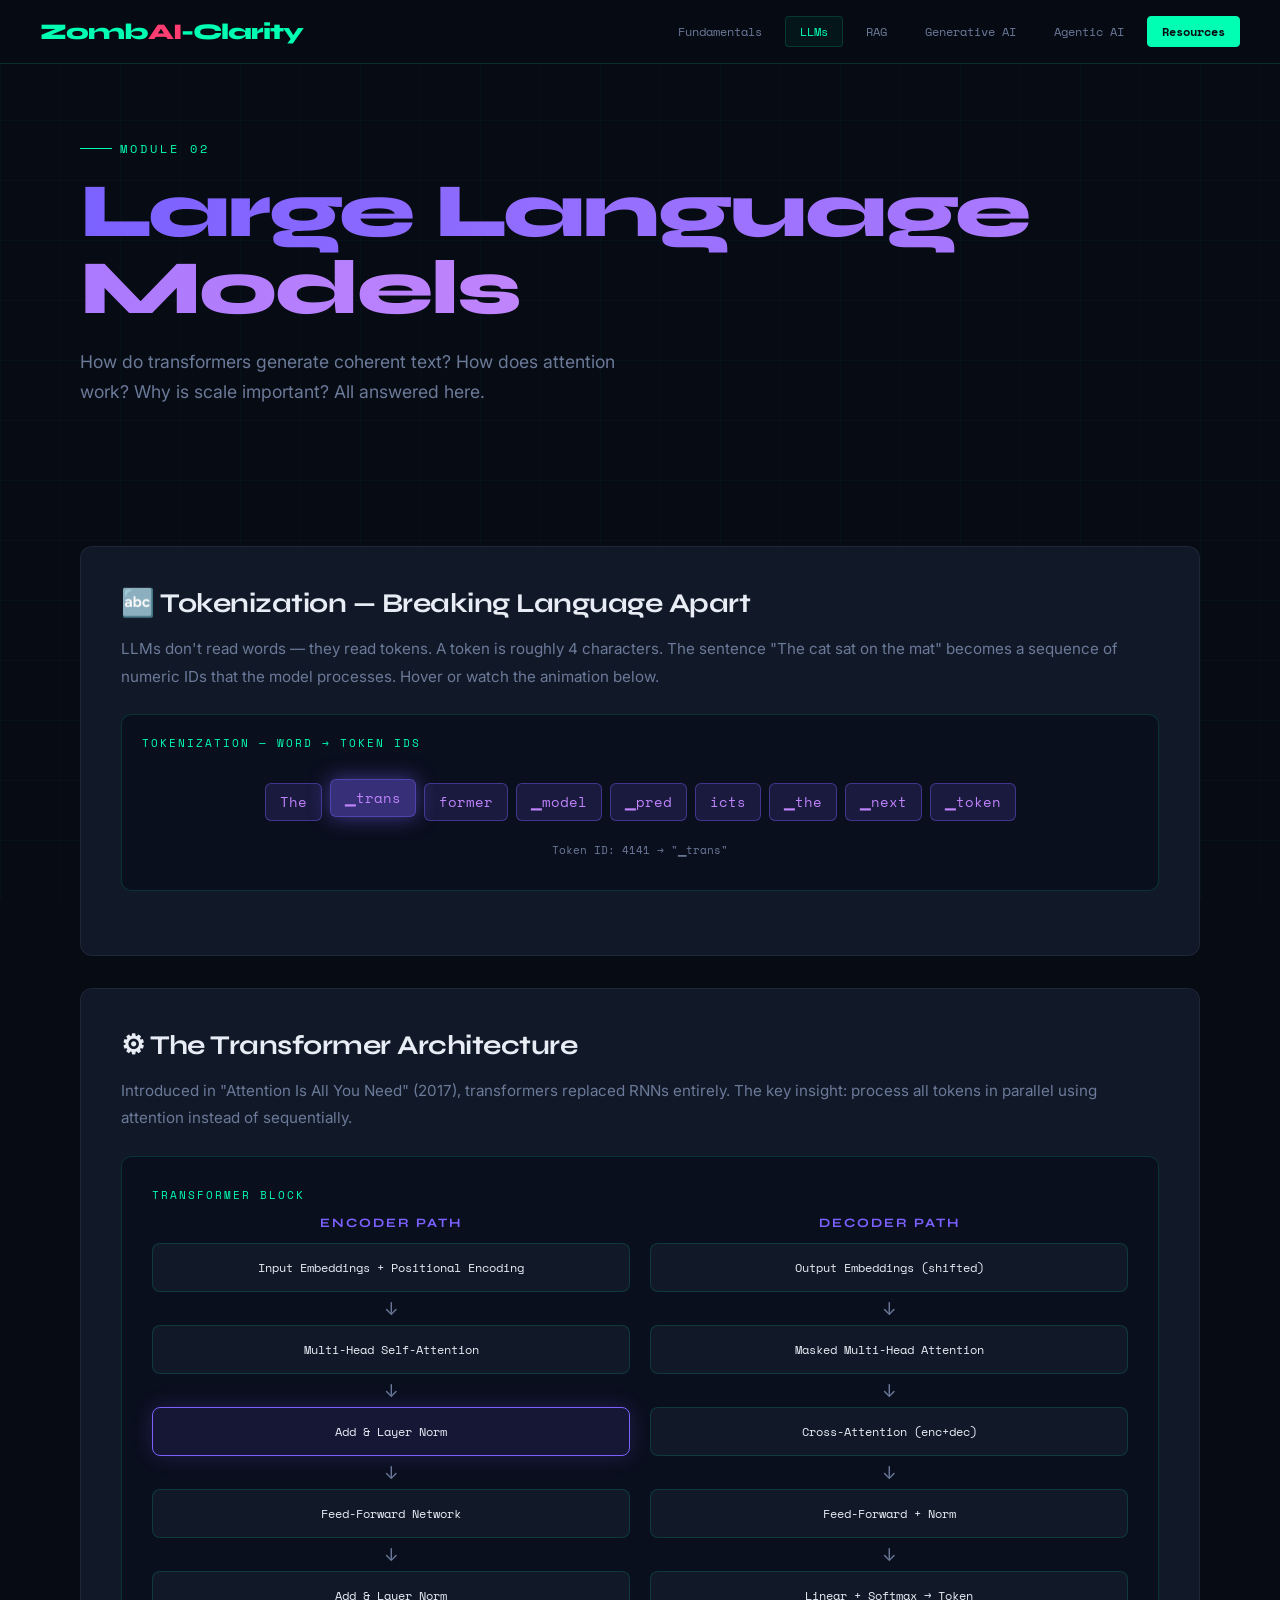
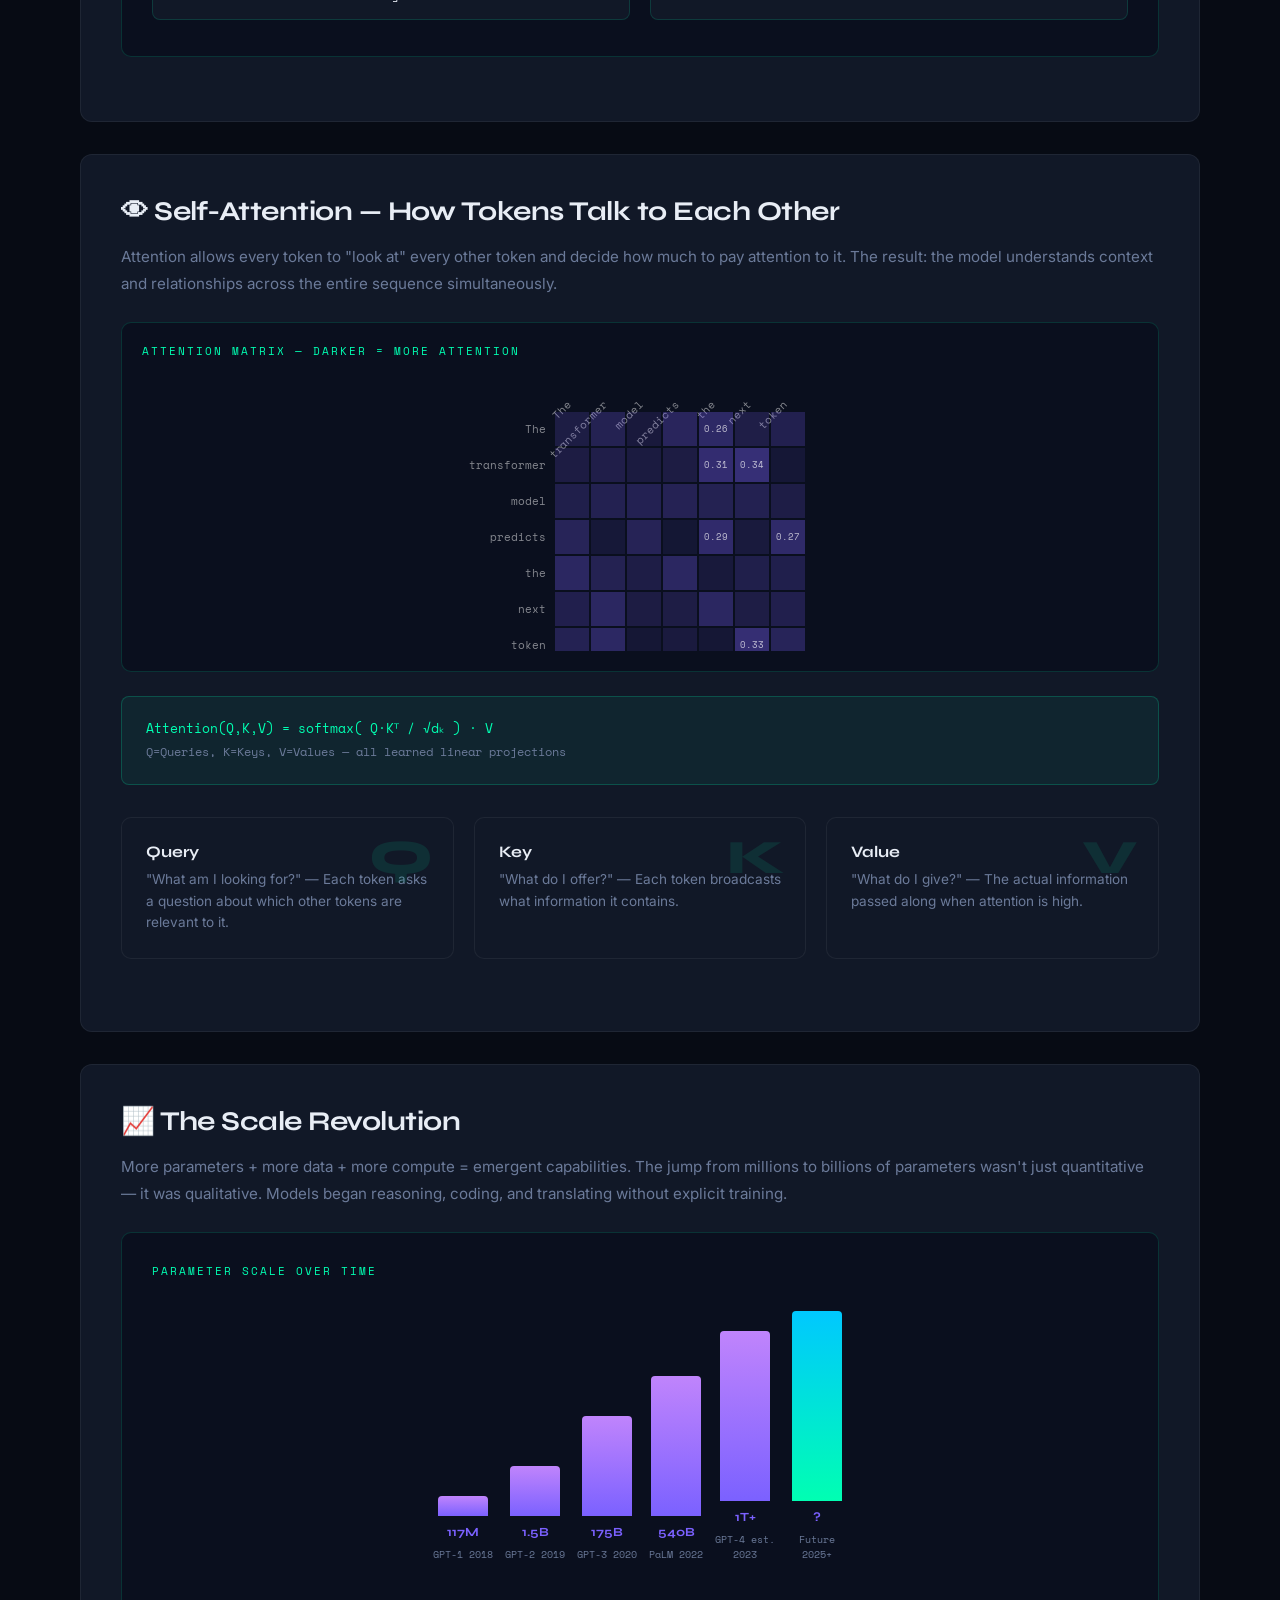
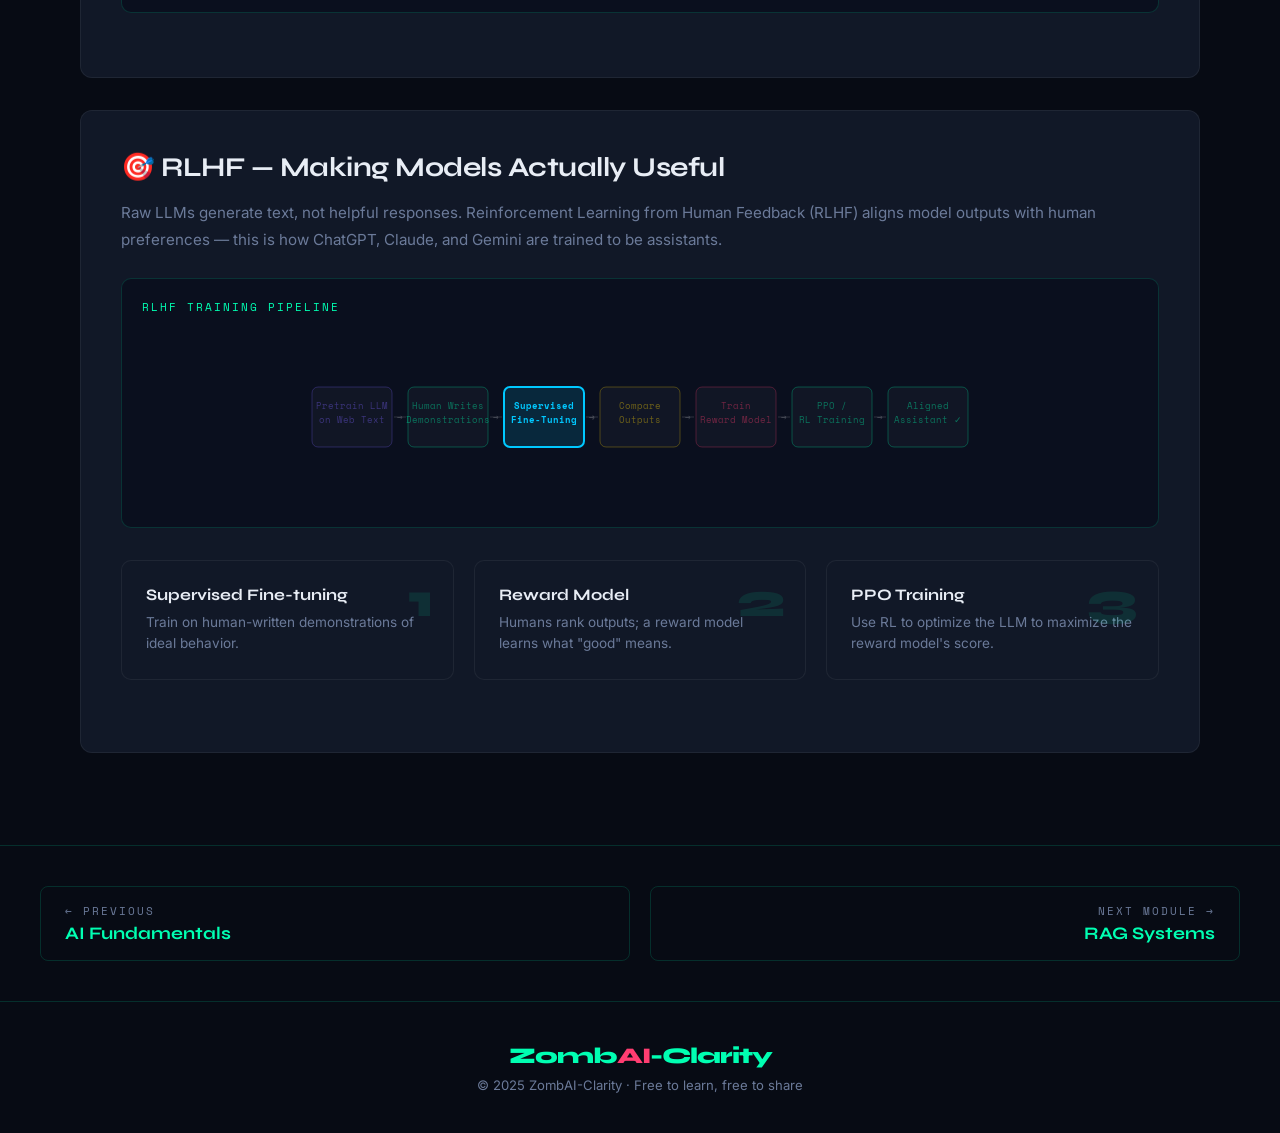
<file: llm.html>
<!DOCTYPE html>
<html lang="en">
<head>
<meta charset="UTF-8">
<meta name="viewport" content="width=device-width, initial-scale=1.0">
<title>Large Language Models | ZombAI-Clarity</title>
<link rel="preconnect" href="https://fonts.googleapis.com">
<link href="https://fonts.googleapis.com/css2?family=Syne:wght@400;700;800&family=Space+Mono:wght@400;700&family=Inter:wght@300;400;500&display=swap" rel="stylesheet">
<link rel="stylesheet" href="shared.css">
<style>
  .page-title span { background:linear-gradient(90deg,var(--accent3),#C084FC); -webkit-background-clip:text; -webkit-text-fill-color:transparent; background-clip:text; }
  .token-strip { display:flex; gap:8px; flex-wrap:wrap; padding:20px; justify-content:center; }
  .token {
    background: rgba(123,97,255,0.15);
    border: 1px solid rgba(123,97,255,0.4);
    color: #C084FC;
    font-family: 'Space Mono', monospace;
    font-size: 0.85rem;
    padding: 8px 14px;
    border-radius: 6px;
    transition: all 0.3s;
    cursor: default;
  }
  .token.active {
    background: rgba(123,97,255,0.4);
    box-shadow: 0 0 20px rgba(123,97,255,0.5);
    transform: translateY(-4px);
  }
  .attention-grid {
    display: grid;
    gap: 3px;
    padding: 20px;
    justify-content: center;
  }
  .attention-cell {
    width: 40px; height: 40px;
    border-radius: 4px;
    display: flex; align-items: center; justify-content: center;
    font-family: 'Space Mono', monospace;
    font-size: 0.6rem;
    color: rgba(255,255,255,0.4);
    transition: all 0.5s;
  }
  .arch-block {
    background: var(--card);
    border: 1px solid var(--border);
    border-radius: 8px;
    padding: 14px 20px;
    text-align: center;
    font-family: 'Space Mono', monospace;
    font-size: 0.78rem;
    margin: 6px 0;
    transition: all 0.4s;
    position: relative;
  }
  .arch-block.highlight {
    border-color: var(--accent3);
    background: rgba(123,97,255,0.1);
    box-shadow: 0 0 20px rgba(123,97,255,0.2);
  }
  .arch-arrow {
    text-align: center;
    color: var(--muted);
    font-size: 1.1rem;
    margin: 2px 0;
  }
  .transformer-cols {
    display: grid;
    grid-template-columns: 1fr 1fr;
    gap: 20px;
    align-items: start;
  }
  .arch-label {
    font-family: 'Syne', monospace;
    font-size: 0.8rem;
    font-weight: 700;
    color: var(--accent3);
    text-align: center;
    margin-bottom: 12px;
    text-transform: uppercase;
    letter-spacing: 2px;
  }
  .scale-timeline {
    display: flex;
    align-items: flex-end;
    gap: 12px;
    padding: 20px;
    justify-content: center;
  }
  .scale-bar {
    display: flex;
    flex-direction: column;
    align-items: center;
    gap: 8px;
  }
  .scale-bar-fill {
    width: 50px;
    background: linear-gradient(to top, var(--accent3), #C084FC);
    border-radius: 4px 4px 0 0;
    transition: height 1s ease;
  }
  .scale-bar-label {
    font-family: 'Space Mono', monospace;
    font-size: 0.62rem;
    color: var(--muted);
    text-align: center;
    max-width: 60px;
  }
  .scale-bar-num {
    font-family: 'Syne', monospace;
    font-size: 0.78rem;
    font-weight: 700;
    color: var(--accent3);
  }
</style>
</head>
<body>
<nav>
  <a href="index.html" class="logo">Zomb<span>AI</span>-Clarity</a>
  <div class="nav-links">
    <a href="fundamentals.html">Fundamentals</a>
    <a href="llm.html" class="active">LLMs</a>
    <a href="rag.html">RAG</a>
    <a href="genai.html">Generative AI</a>
    <a href="agentic.html">Agentic AI</a>
    <a href="resources.html" class="nav-cta">Resources</a>
  </div>
</nav>

<div class="page-header">
  <div class="page-tag">Module 02</div>
  <h1 class="page-title"><span>Large Language<br>Models</span></h1>
  <p class="page-sub">How do transformers generate coherent text? How does attention work? Why is scale important? All answered here.</p>
</div>

<div class="content-section">

  <!-- TOKENIZATION -->
  <div class="concept-block scroll-reveal">
    <h2>🔤 Tokenization — Breaking Language Apart</h2>
    <p>LLMs don't read words — they read tokens. A token is roughly 4 characters. The sentence "The cat sat on the mat" becomes a sequence of numeric IDs that the model processes. Hover or watch the animation below.</p>
    <div class="anim-container">
      <div class="anim-label">Tokenization — Word → Token IDs</div>
      <div class="token-strip" id="tokenStrip">
        <div class="token" data-id="464">The</div>
        <div class="token" data-id="4141">▁trans</div>
        <div class="token" data-id="16312">former</div>
        <div class="token" data-id="1942">▁model</div>
        <div class="token" data-id="9364">▁pred</div>
        <div class="token" data-id="9774">icts</div>
        <div class="token" data-id="278">▁the</div>
        <div class="token" data-id="1473">▁next</div>
        <div class="token" data-id="3993">▁token</div>
      </div>
      <div style="text-align:center; font-family:'Space Mono',monospace; font-size:0.7rem; color:var(--muted); padding-bottom:12px;" id="tokenIdDisplay">← watch tokens activate one by one</div>
    </div>
  </div>

  <!-- TRANSFORMER ARCHITECTURE -->
  <div class="concept-block scroll-reveal">
    <h2>⚙ The Transformer Architecture</h2>
    <p>Introduced in "Attention Is All You Need" (2017), transformers replaced RNNs entirely. The key insight: process all tokens in parallel using attention instead of sequentially.</p>
    <div class="anim-container" style="padding:30px">
      <div class="anim-label">Transformer Block</div>
      <div class="transformer-cols">
        <div>
          <div class="arch-label">Encoder Path</div>
          <div class="arch-block" id="ab0">Input Embeddings + Positional Encoding</div>
          <div class="arch-arrow">↓</div>
          <div class="arch-block" id="ab1">Multi-Head Self-Attention</div>
          <div class="arch-arrow">↓</div>
          <div class="arch-block" id="ab2">Add & Layer Norm</div>
          <div class="arch-arrow">↓</div>
          <div class="arch-block" id="ab3">Feed-Forward Network</div>
          <div class="arch-arrow">↓</div>
          <div class="arch-block" id="ab4">Add & Layer Norm</div>
        </div>
        <div>
          <div class="arch-label">Decoder Path</div>
          <div class="arch-block" id="ab5">Output Embeddings (shifted)</div>
          <div class="arch-arrow">↓</div>
          <div class="arch-block" id="ab6">Masked Multi-Head Attention</div>
          <div class="arch-arrow">↓</div>
          <div class="arch-block" id="ab7">Cross-Attention (enc+dec)</div>
          <div class="arch-arrow">↓</div>
          <div class="arch-block" id="ab8">Feed-Forward + Norm</div>
          <div class="arch-arrow">↓</div>
          <div class="arch-block" id="ab9">Linear + Softmax → Token</div>
        </div>
      </div>
    </div>
  </div>

  <!-- ATTENTION MECHANISM -->
  <div class="concept-block scroll-reveal">
    <h2>👁 Self-Attention — How Tokens Talk to Each Other</h2>
    <p>Attention allows every token to "look at" every other token and decide how much to pay attention to it. The result: the model understands context and relationships across the entire sequence simultaneously.</p>
    <div class="anim-container">
      <div class="anim-label">Attention Matrix — darker = more attention</div>
      <canvas id="attentionCanvas" height="280"></canvas>
    </div>
    <div class="highlight-box">
      Attention(Q,K,V) = softmax( Q·Kᵀ / √dₖ ) · V<br>
      <span style="color:var(--muted); font-size:0.75rem">Q=Queries, K=Keys, V=Values — all learned linear projections</span>
    </div>
    <div class="steps-grid">
      <div class="step-card"><div class="step-card-num">Q</div><h3>Query</h3><p>"What am I looking for?" — Each token asks a question about which other tokens are relevant to it.</p></div>
      <div class="step-card"><div class="step-card-num">K</div><h3>Key</h3><p>"What do I offer?" — Each token broadcasts what information it contains.</p></div>
      <div class="step-card"><div class="step-card-num">V</div><h3>Value</h3><p>"What do I give?" — The actual information passed along when attention is high.</p></div>
    </div>
  </div>

  <!-- SCALE -->
  <div class="concept-block scroll-reveal">
    <h2>📈 The Scale Revolution</h2>
    <p>More parameters + more data + more compute = emergent capabilities. The jump from millions to billions of parameters wasn't just quantitative — it was qualitative. Models began reasoning, coding, and translating without explicit training.</p>
    <div class="anim-container" style="padding:30px">
      <div class="anim-label">Parameter Scale Over Time</div>
      <div class="scale-timeline" id="scaleViz">
        <div class="scale-bar"><div class="scale-bar-fill" style="height:20px"></div><span class="scale-bar-num">117M</span><span class="scale-bar-label">GPT-1 2018</span></div>
        <div class="scale-bar"><div class="scale-bar-fill" style="height:50px"></div><span class="scale-bar-num">1.5B</span><span class="scale-bar-label">GPT-2 2019</span></div>
        <div class="scale-bar"><div class="scale-bar-fill" style="height:100px"></div><span class="scale-bar-num">175B</span><span class="scale-bar-label">GPT-3 2020</span></div>
        <div class="scale-bar"><div class="scale-bar-fill" style="height:140px"></div><span class="scale-bar-num">540B</span><span class="scale-bar-label">PaLM 2022</span></div>
        <div class="scale-bar"><div class="scale-bar-fill" style="height:170px"></div><span class="scale-bar-num">1T+</span><span class="scale-bar-label">GPT-4 est. 2023</span></div>
        <div class="scale-bar"><div class="scale-bar-fill" style="height:190px; background:linear-gradient(to top,#00FFB2,#00C8FF)"></div><span class="scale-bar-num">?</span><span class="scale-bar-label">Future 2025+</span></div>
      </div>
    </div>
  </div>

  <!-- RLHF -->
  <div class="concept-block scroll-reveal">
    <h2>🎯 RLHF — Making Models Actually Useful</h2>
    <p>Raw LLMs generate text, not helpful responses. Reinforcement Learning from Human Feedback (RLHF) aligns model outputs with human preferences — this is how ChatGPT, Claude, and Gemini are trained to be assistants.</p>
    <div class="anim-container">
      <div class="anim-label">RLHF Training Pipeline</div>
      <canvas id="rlhfCanvas" height="180"></canvas>
    </div>
    <div class="steps-grid">
      <div class="step-card"><div class="step-card-num">1</div><h3>Supervised Fine-tuning</h3><p>Train on human-written demonstrations of ideal behavior.</p></div>
      <div class="step-card"><div class="step-card-num">2</div><h3>Reward Model</h3><p>Humans rank outputs; a reward model learns what "good" means.</p></div>
      <div class="step-card"><div class="step-card-num">3</div><h3>PPO Training</h3><p>Use RL to optimize the LLM to maximize the reward model's score.</p></div>
    </div>
  </div>

</div>

<div class="module-nav">
  <a href="fundamentals.html"><span class="nav-dir">← Previous</span><span class="nav-title">AI Fundamentals</span></a>
  <a href="rag.html" class="next"><span class="nav-dir">Next Module →</span><span class="nav-title">RAG Systems</span></a>
</div>

<footer>
  <a href="index.html" class="logo">Zomb<span>AI</span>-Clarity</a>
  <p>© 2025 ZombAI-Clarity · Free to learn, free to share</p>
</footer>

<script>
// Token animation
const tokens = document.querySelectorAll('.token');
let ti = 0;
function animateTokens() {
  tokens.forEach(t => t.classList.remove('active'));
  tokens[ti].classList.add('active');
  document.getElementById('tokenIdDisplay').textContent = 'Token ID: ' + tokens[ti].dataset.id + ' → "' + tokens[ti].textContent.trim() + '"';
  ti = (ti+1)%tokens.length;
}
setInterval(animateTokens, 700);

// Transformer block highlight
const archBlocks = Array.from({length:10},(_,i)=>document.getElementById('ab'+i));
let ab = 0;
setInterval(()=>{
  archBlocks.forEach(b=>{if(b)b.classList.remove('highlight')});
  if(archBlocks[ab])archBlocks[ab].classList.add('highlight');
  ab=(ab+1)%archBlocks.length;
}, 500);

// Attention heatmap
const attnCanvas = document.getElementById('attentionCanvas');
const attnCtx = attnCanvas.getContext('2d');
const words = ['The','transformer','model','predicts','the','next','token'];
let attnMatrix = [];
let attnFrame = 0;

function initAttn() {
  const n = words.length;
  attnMatrix = Array.from({length:n},()=>Array.from({length:n},()=>Math.random()));
  // Normalize rows
  attnMatrix = attnMatrix.map(row=>{
    const sum=row.reduce((a,b)=>a+b,0);
    return row.map(v=>v/sum);
  });
}
initAttn();
setInterval(initAttn, 2500);

function drawAttn() {
  const W = attnCanvas.offsetWidth||700, H=280;
  attnCanvas.width=W; attnCanvas.height=H;
  attnCtx.clearRect(0,0,W,H);
  const n=words.length;
  const cellSize = Math.min(Math.floor((W-120)/n), 36);
  const offsetX = (W-(cellSize*n+80))/2+80;
  const offsetY = 40;
  // Y labels
  words.forEach((w,i)=>{
    attnCtx.fillStyle='rgba(255,255,255,0.5)';
    attnCtx.font='11px Space Mono,monospace';
    attnCtx.textAlign='right';
    attnCtx.fillText(w, offsetX-8, offsetY+i*cellSize+cellSize/2+4);
  });
  // X labels
  words.forEach((w,i)=>{
    attnCtx.save();
    attnCtx.translate(offsetX+i*cellSize+cellSize/2, offsetY-6);
    attnCtx.rotate(-Math.PI/4);
    attnCtx.fillStyle='rgba(255,255,255,0.5)';
    attnCtx.font='11px Space Mono,monospace';
    attnCtx.textAlign='right';
    attnCtx.fillText(w,0,0);
    attnCtx.restore();
  });
  // Cells
  attnMatrix.forEach((row,i)=>{
    row.forEach((val,j)=>{
      const x=offsetX+j*cellSize, y=offsetY+i*cellSize;
      const alpha=0.1+val*0.85;
      attnCtx.fillStyle=`rgba(123,97,255,${alpha})`;
      attnCtx.fillRect(x+1,y+1,cellSize-2,cellSize-2);
      if(val>0.25){
        attnCtx.fillStyle='rgba(255,255,255,0.7)';
        attnCtx.font='9px Space Mono,monospace';
        attnCtx.textAlign='center';
        attnCtx.fillText(val.toFixed(2),x+cellSize/2,y+cellSize/2+3);
      }
    });
  });
  attnFrame++;
  requestAnimationFrame(drawAttn);
}
drawAttn();

// RLHF pipeline
const rlhfCanvas = document.getElementById('rlhfCanvas');
const rCtx = rlhfCanvas.getContext('2d');
let rStep = 0;
const rlhfSteps = [
  {label:'Pretrain LLM\non Web Text', color:'#7B61FF'},
  {label:'Human Writes\nDemonstrations', color:'#00FFB2'},
  {label:'Supervised\nFine-Tuning', color:'#00C8FF'},
  {label:'Compare\nOutputs', color:'#FFD60A'},
  {label:'Train\nReward Model', color:'#FF3D71'},
  {label:'PPO /\nRL Training', color:'#00FFB2'},
  {label:'Aligned\nAssistant ✓', color:'#00FFB2'},
];
function drawRLHF(){
  const W=rlhfCanvas.offsetWidth||700, H=180;
  rlhfCanvas.width=W; rlhfCanvas.height=H;
  rCtx.clearRect(0,0,W,H);
  const n=rlhfSteps.length;
  const boxW=Math.min(80,(W-60)/(n+0.5));
  const totalW=n*boxW+(n-1)*16;
  const startX=(W-totalW)/2;
  rlhfSteps.forEach((s,i)=>{
    const x=startX+i*(boxW+16);
    const isActive=i===rStep;
    const alpha=isActive?1:0.4;
    rCtx.fillStyle=isActive?s.color.replace('#','rgba(').replace(/^/,'')+'26)':'rgba(255,255,255,0.03)';
    rCtx.fillStyle=isActive?s.color+'22':'rgba(255,255,255,0.03)';
    rCtx.strokeStyle=s.color+(isActive?'':'44');
    rCtx.lineWidth=isActive?2:1;
    rCtx.beginPath();
    rCtx.roundRect(x,H/2-30,boxW,60,6);
    rCtx.fill(); rCtx.stroke();
    rCtx.fillStyle=s.color+(isActive?'':'66');
    rCtx.font=`${isActive?'700':'400'} 9px Space Mono,monospace`;
    rCtx.textAlign='center';
    const lines=s.label.split('\n');
    lines.forEach((l,li)=>rCtx.fillText(l,x+boxW/2,H/2-8+li*14));
    if(i<n-1){
      rCtx.beginPath();
      rCtx.moveTo(x+boxW+2,H/2);
      rCtx.lineTo(x+boxW+14,H/2);
      rCtx.strokeStyle='rgba(255,255,255,0.15)';
      rCtx.lineWidth=1; rCtx.stroke();
      rCtx.fillStyle='rgba(255,255,255,0.2)';
      rCtx.fillText('→',x+boxW+8,H/2+4);
    }
  });
  requestAnimationFrame(drawRLHF);
}
setInterval(()=>rStep=(rStep+1)%rlhfSteps.length, 700);
drawRLHF();

const obs=new IntersectionObserver(entries=>{entries.forEach((e,i)=>{if(e.isIntersecting)setTimeout(()=>e.target.classList.add('visible'),i*100);});},{threshold:0.1});
document.querySelectorAll('.scroll-reveal').forEach(el=>obs.observe(el));
</script>
</body>
</html>
</file>
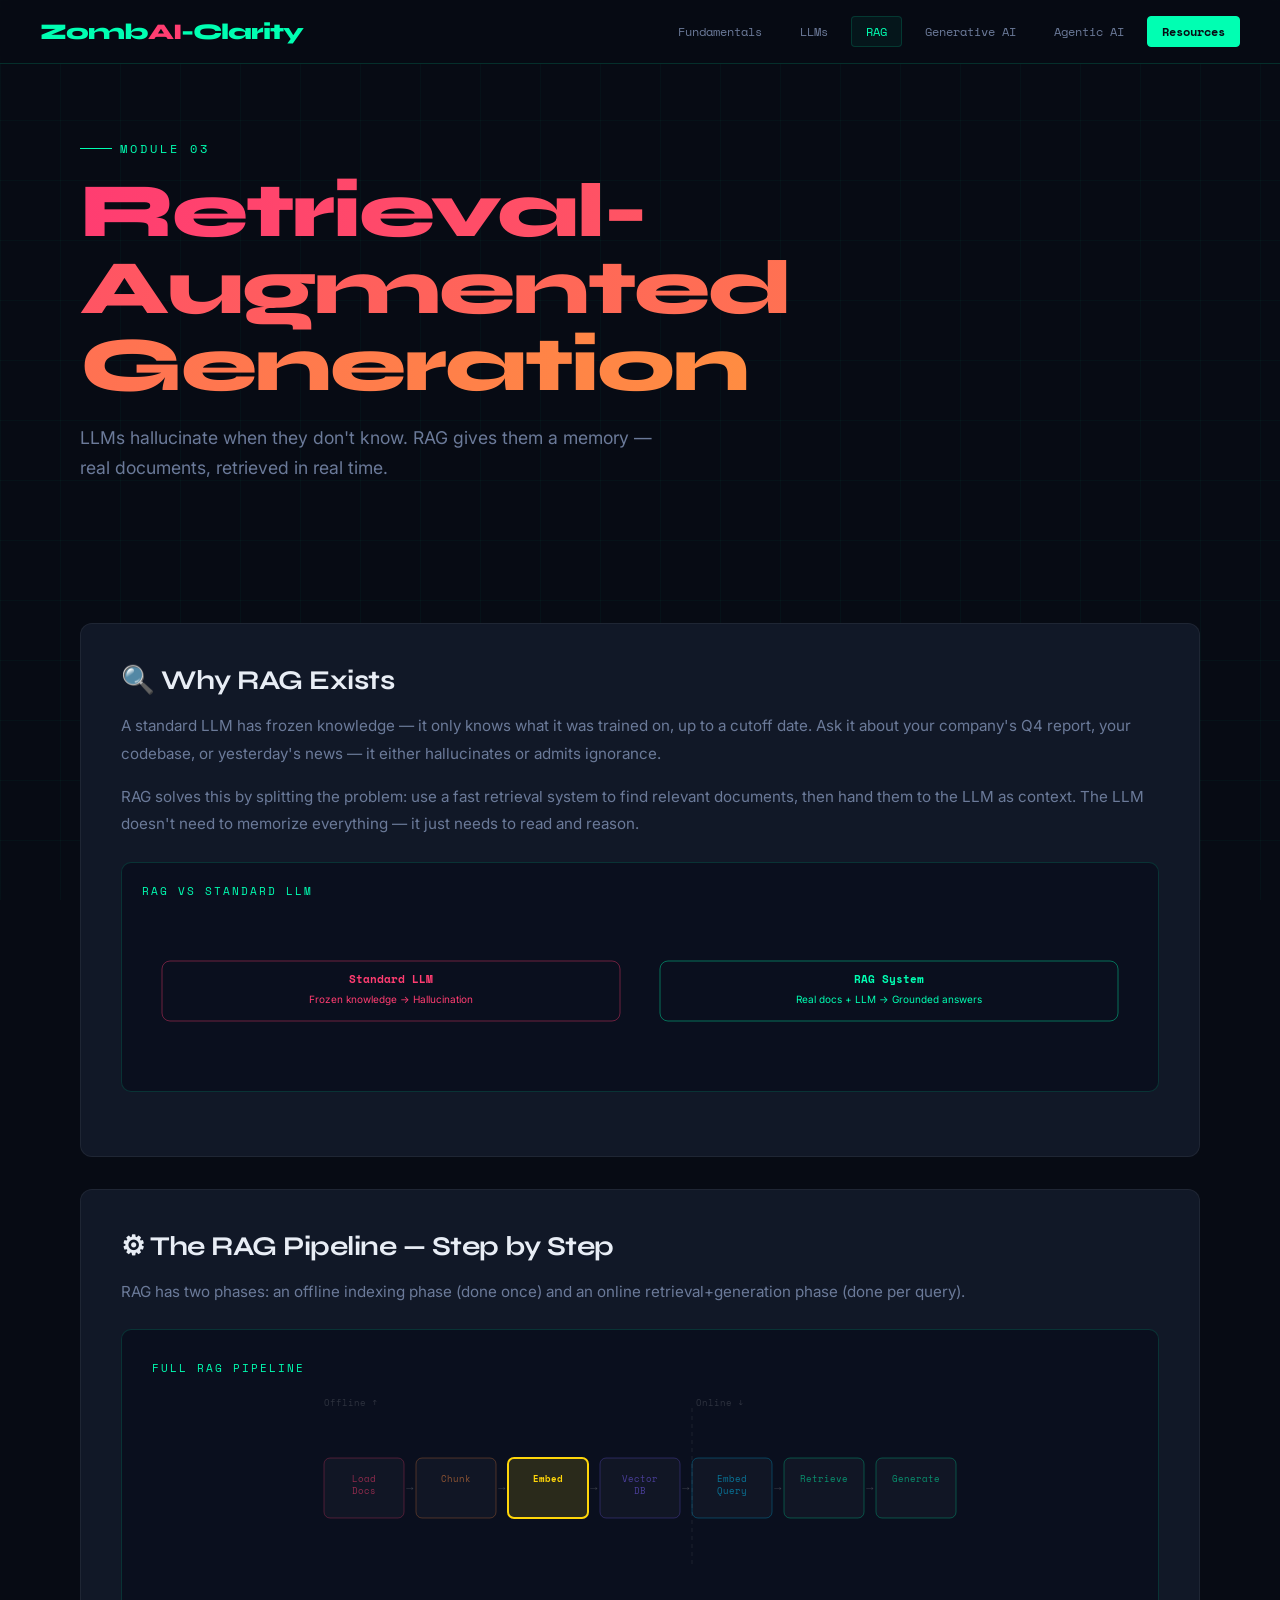
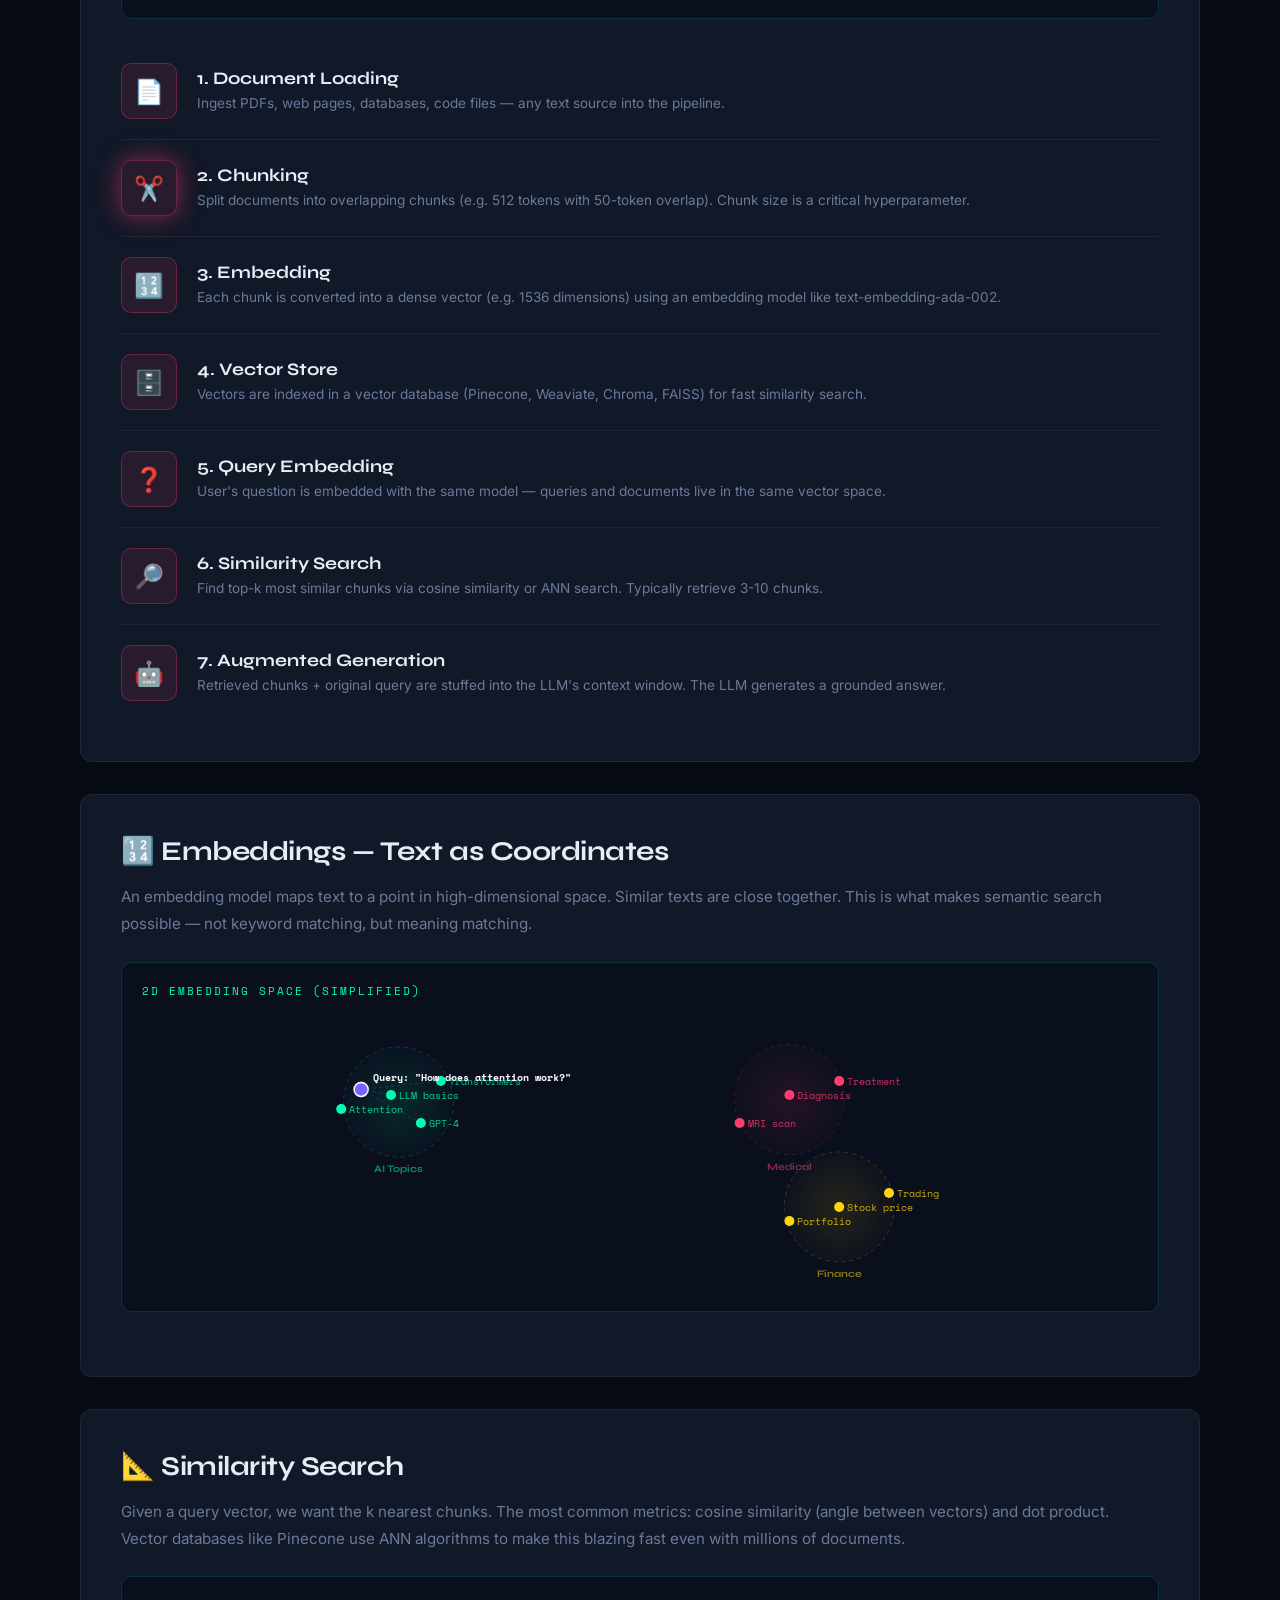
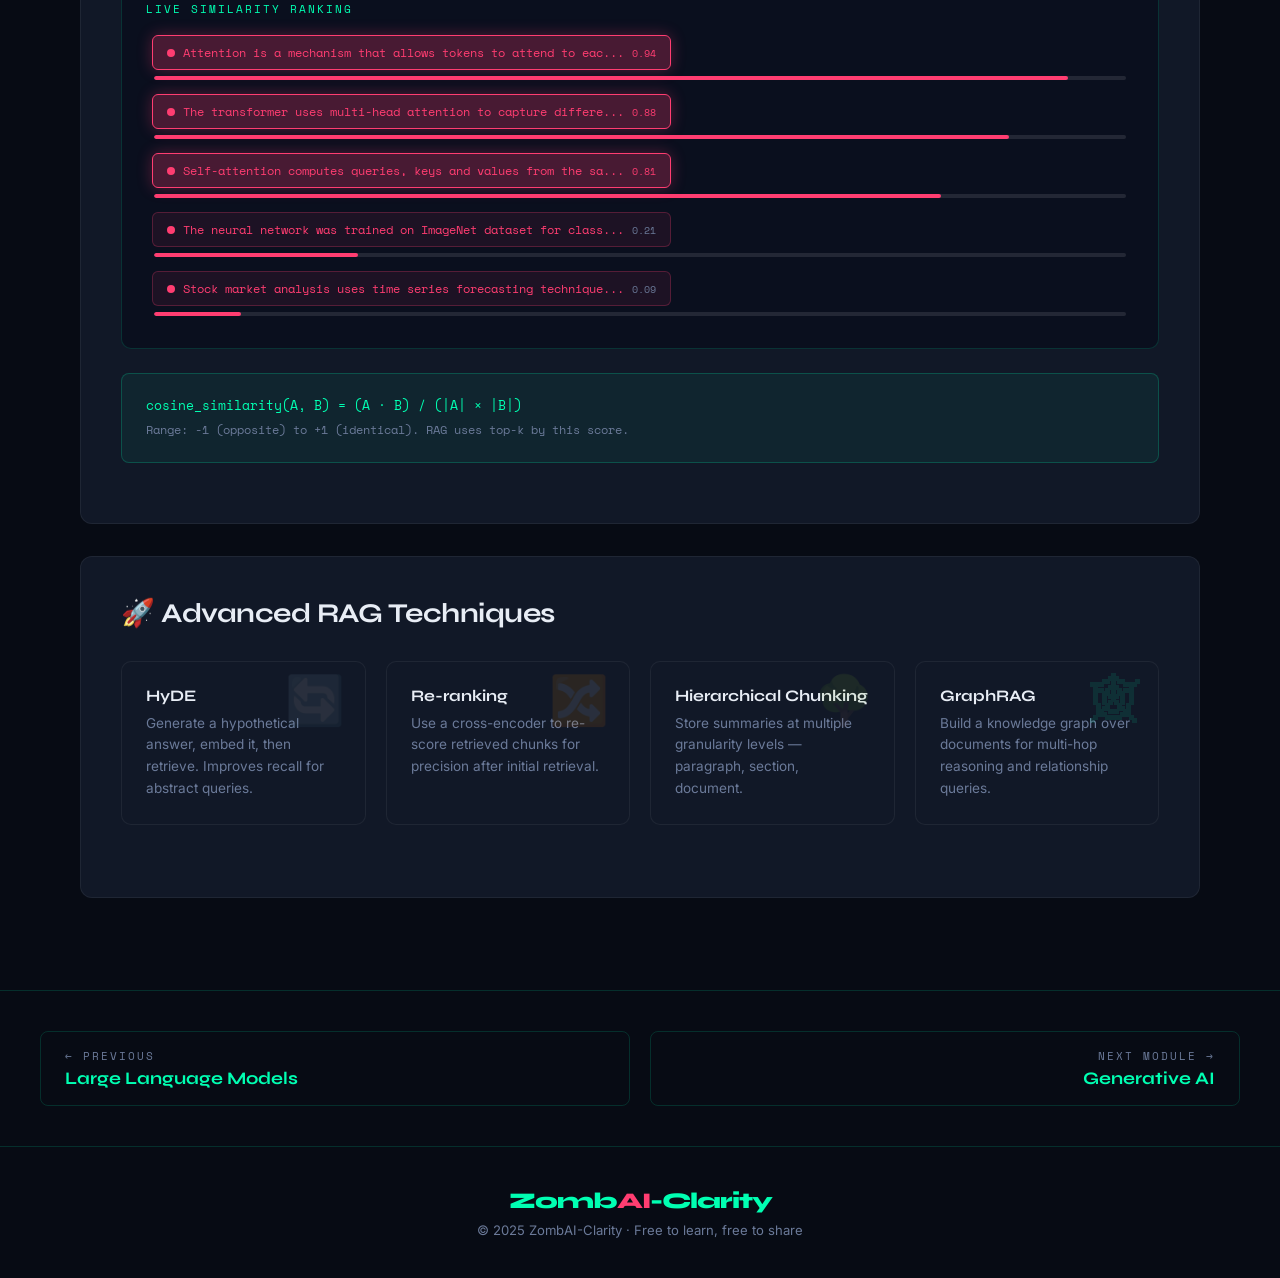
<file: rag.html>
<!DOCTYPE html>
<html lang="en">
<head>
<meta charset="UTF-8">
<meta name="viewport" content="width=device-width, initial-scale=1.0">
<title>RAG Systems | ZombAI-Clarity</title>
<link rel="preconnect" href="https://fonts.googleapis.com">
<link href="https://fonts.googleapis.com/css2?family=Syne:wght@400;700;800&family=Space+Mono:wght@400;700&family=Inter:wght@300;400;500&display=swap" rel="stylesheet">
<link rel="stylesheet" href="shared.css">
<style>
  .page-title span { background:linear-gradient(90deg,var(--accent2),#FF8C42); -webkit-background-clip:text; -webkit-text-fill-color:transparent; background-clip:text; }
  .rag-pipeline { display:flex; flex-direction:column; gap:0; }
  .rag-stage {
    display:flex; align-items:center; gap:20px;
    padding:20px 0; border-bottom:1px solid rgba(255,255,255,0.05);
    transition:all 0.3s;
  }
  .rag-stage:last-child { border-bottom:none; }
  .rag-stage.active .stage-icon { box-shadow: 0 0 25px rgba(255,61,113,0.5); }
  .stage-icon {
    width:56px; height:56px; border-radius:10px;
    background:rgba(255,61,113,0.1); border:1px solid rgba(255,61,113,0.3);
    display:flex; align-items:center; justify-content:center;
    font-size:1.5rem; min-width:56px;
    transition:all 0.3s;
  }
  .stage-content h3 { font-family:'Syne',sans-serif; font-weight:700; font-size:1.1rem; margin-bottom:4px; }
  .stage-content p { color:var(--muted); font-size:0.85rem; line-height:1.6; }
  .vector-space { position:relative; overflow:hidden; }
  .chunk-pill {
    display:inline-flex; align-items:center; gap:8px;
    background:rgba(255,61,113,0.08); border:1px solid rgba(255,61,113,0.25);
    border-radius:6px; padding:8px 14px; margin:6px;
    font-family:'Space Mono',monospace; font-size:0.75rem; color:var(--accent2);
    transition:all 0.3s;
  }
  .chunk-pill.similar { background:rgba(255,61,113,0.25); border-color:var(--accent2); box-shadow:0 0 15px rgba(255,61,113,0.3); }
  .chunk-dot { width:8px; height:8px; border-radius:50%; background:var(--accent2); }
  .score-bar { height:4px; background:rgba(255,255,255,0.1); border-radius:2px; margin-top:4px; overflow:hidden; }
  .score-fill { height:100%; background:var(--accent2); border-radius:2px; transition:width 0.8s ease; }
</style>
</head>
<body>
<nav>
  <a href="index.html" class="logo">Zomb<span>AI</span>-Clarity</a>
  <div class="nav-links">
    <a href="fundamentals.html">Fundamentals</a>
    <a href="llm.html">LLMs</a>
    <a href="rag.html" class="active">RAG</a>
    <a href="genai.html">Generative AI</a>
    <a href="agentic.html">Agentic AI</a>
    <a href="resources.html" class="nav-cta">Resources</a>
  </div>
</nav>

<div class="page-header">
  <div class="page-tag">Module 03</div>
  <h1 class="page-title"><span>Retrieval-Augmented<br>Generation</span></h1>
  <p class="page-sub">LLMs hallucinate when they don't know. RAG gives them a memory — real documents, retrieved in real time.</p>
</div>

<div class="content-section">

  <!-- WHAT IS RAG -->
  <div class="concept-block scroll-reveal">
    <h2>🔍 Why RAG Exists</h2>
    <p>A standard LLM has frozen knowledge — it only knows what it was trained on, up to a cutoff date. Ask it about your company's Q4 report, your codebase, or yesterday's news — it either hallucinates or admits ignorance.</p>
    <p>RAG solves this by splitting the problem: use a fast retrieval system to find relevant documents, then hand them to the LLM as context. The LLM doesn't need to memorize everything — it just needs to read and reason.</p>
    <div class="anim-container">
      <div class="anim-label">RAG vs Standard LLM</div>
      <canvas id="comparisonCanvas" height="160"></canvas>
    </div>
  </div>

  <!-- RAG PIPELINE STEPS -->
  <div class="concept-block scroll-reveal">
    <h2>⚙ The RAG Pipeline — Step by Step</h2>
    <p>RAG has two phases: an offline indexing phase (done once) and an online retrieval+generation phase (done per query).</p>
    <div class="anim-container" style="padding:30px">
      <div class="anim-label">Full RAG Pipeline</div>
      <canvas id="ragPipelineCanvas" height="200"></canvas>
    </div>
    <div class="rag-pipeline" id="ragPipeline">
      <div class="rag-stage" id="rs0"><div class="stage-icon">📄</div><div class="stage-content"><h3>1. Document Loading</h3><p>Ingest PDFs, web pages, databases, code files — any text source into the pipeline.</p></div></div>
      <div class="rag-stage" id="rs1"><div class="stage-icon">✂️</div><div class="stage-content"><h3>2. Chunking</h3><p>Split documents into overlapping chunks (e.g. 512 tokens with 50-token overlap). Chunk size is a critical hyperparameter.</p></div></div>
      <div class="rag-stage" id="rs2"><div class="stage-icon">🔢</div><div class="stage-content"><h3>3. Embedding</h3><p>Each chunk is converted into a dense vector (e.g. 1536 dimensions) using an embedding model like text-embedding-ada-002.</p></div></div>
      <div class="rag-stage" id="rs3"><div class="stage-icon">🗄️</div><div class="stage-content"><h3>4. Vector Store</h3><p>Vectors are indexed in a vector database (Pinecone, Weaviate, Chroma, FAISS) for fast similarity search.</p></div></div>
      <div class="rag-stage" id="rs4"><div class="stage-icon">❓</div><div class="stage-content"><h3>5. Query Embedding</h3><p>User's question is embedded with the same model — queries and documents live in the same vector space.</p></div></div>
      <div class="rag-stage" id="rs5"><div class="stage-icon">🔎</div><div class="stage-content"><h3>6. Similarity Search</h3><p>Find top-k most similar chunks via cosine similarity or ANN search. Typically retrieve 3-10 chunks.</p></div></div>
      <div class="rag-stage" id="rs6"><div class="stage-icon">🤖</div><div class="stage-content"><h3>7. Augmented Generation</h3><p>Retrieved chunks + original query are stuffed into the LLM's context window. The LLM generates a grounded answer.</p></div></div>
    </div>
  </div>

  <!-- EMBEDDINGS -->
  <div class="concept-block scroll-reveal">
    <h2>🔢 Embeddings — Text as Coordinates</h2>
    <p>An embedding model maps text to a point in high-dimensional space. Similar texts are close together. This is what makes semantic search possible — not keyword matching, but meaning matching.</p>
    <div class="anim-container">
      <div class="anim-label">2D Embedding Space (simplified)</div>
      <canvas id="embeddingCanvas" height="280"></canvas>
    </div>
  </div>

  <!-- SIMILARITY SEARCH -->
  <div class="concept-block scroll-reveal">
    <h2>📐 Similarity Search</h2>
    <p>Given a query vector, we want the k nearest chunks. The most common metrics: cosine similarity (angle between vectors) and dot product. Vector databases like Pinecone use ANN algorithms to make this blazing fast even with millions of documents.</p>
    <div class="anim-container" style="padding:24px">
      <div class="anim-label">Live Similarity Ranking</div>
      <div id="chunksDisplay"></div>
    </div>
    <div class="highlight-box">
      cosine_similarity(A, B) = (A · B) / (|A| × |B|)<br>
      <span style="color:var(--muted); font-size:0.75rem">Range: -1 (opposite) to +1 (identical). RAG uses top-k by this score.</span>
    </div>
  </div>

  <!-- ADVANCED RAG -->
  <div class="concept-block scroll-reveal">
    <h2>🚀 Advanced RAG Techniques</h2>
    <div class="steps-grid">
      <div class="step-card"><div class="step-card-num">🔄</div><h3>HyDE</h3><p>Generate a hypothetical answer, embed it, then retrieve. Improves recall for abstract queries.</p></div>
      <div class="step-card"><div class="step-card-num">🔀</div><h3>Re-ranking</h3><p>Use a cross-encoder to re-score retrieved chunks for precision after initial retrieval.</p></div>
      <div class="step-card"><div class="step-card-num">🌳</div><h3>Hierarchical Chunking</h3><p>Store summaries at multiple granularity levels — paragraph, section, document.</p></div>
      <div class="step-card"><div class="step-card-num">🕸</div><h3>GraphRAG</h3><p>Build a knowledge graph over documents for multi-hop reasoning and relationship queries.</p></div>
    </div>
  </div>

</div>

<div class="module-nav">
  <a href="llm.html"><span class="nav-dir">← Previous</span><span class="nav-title">Large Language Models</span></a>
  <a href="genai.html" class="next"><span class="nav-dir">Next Module →</span><span class="nav-title">Generative AI</span></a>
</div>

<footer>
  <a href="index.html" class="logo">Zomb<span>AI</span>-Clarity</a>
  <p>© 2025 ZombAI-Clarity · Free to learn, free to share</p>
</footer>

<script>
// Comparison canvas
const compCanvas = document.getElementById('comparisonCanvas');
const cCtx = compCanvas.getContext('2d');
function drawComparison() {
  const W=compCanvas.offsetWidth||700,H=160; compCanvas.width=W;
  cCtx.clearRect(0,0,W,H);
  const midX=W/2;
  // Standard LLM
  cCtx.fillStyle='#0A0F1E'; cCtx.strokeStyle='rgba(255,61,113,0.4)'; cCtx.lineWidth=1;
  cCtx.beginPath(); cCtx.roundRect(20,H/2-30,midX-40,60,8); cCtx.fill(); cCtx.stroke();
  cCtx.fillStyle='#FF3D71'; cCtx.font='bold 11px Space Mono,monospace'; cCtx.textAlign='center';
  cCtx.fillText('Standard LLM',midX/2,H/2-8);
  cCtx.fillStyle='var(--muted)'; cCtx.font='10px Inter,sans-serif';
  cCtx.fillText('Frozen knowledge → Hallucination',midX/2,H/2+12);
  // RAG LLM
  cCtx.fillStyle='#0A0F1E'; cCtx.strokeStyle='rgba(0,255,178,0.4)'; cCtx.lineWidth=1;
  cCtx.beginPath(); cCtx.roundRect(midX+20,H/2-30,midX-40,60,8); cCtx.fill(); cCtx.stroke();
  cCtx.fillStyle='#00FFB2'; cCtx.font='bold 11px Space Mono,monospace'; cCtx.textAlign='center';
  cCtx.fillText('RAG System',midX+midX/2,H/2-8);
  cCtx.fillStyle='var(--muted)'; cCtx.font='10px Inter,sans-serif';
  cCtx.fillText('Real docs + LLM → Grounded answers',midX+midX/2,H/2+12);
  requestAnimationFrame(drawComparison);
}
drawComparison();

// RAG Pipeline animated
const ragCanvas = document.getElementById('ragPipelineCanvas');
const rCtx = ragCanvas.getContext('2d');
const ragStages = ['Load Docs','Chunk','Embed','Vector DB','Embed Query','Retrieve','Generate'];
const ragColors = ['#FF3D71','#FF8C42','#FFD60A','#7B61FF','#00C8FF','#00FFB2','#00FFB2'];
let ragActive = 0;
setInterval(()=>{
  const stages=document.querySelectorAll('.rag-stage');
  stages.forEach(s=>s.classList.remove('active'));
  const t=document.getElementById('rs'+ragActive);
  if(t)t.classList.add('active');
  ragActive=(ragActive+1)%7;
},800);

function drawRAGPipeline(){
  const W=ragCanvas.offsetWidth||700,H=200; ragCanvas.width=W;
  rCtx.clearRect(0,0,W,H);
  const n=ragStages.length;
  const bw=Math.min(80,(W-40)/n-10);
  const total=n*bw+(n-1)*12;
  const sx=(W-total)/2;
  ragStages.forEach((s,i)=>{
    const x=sx+i*(bw+12);
    const isActive=i===ragActive;
    rCtx.fillStyle=isActive?(ragColors[i]+'22'):'rgba(255,255,255,0.03)';
    rCtx.strokeStyle=ragColors[i]+(isActive?'':'44');
    rCtx.lineWidth=isActive?2:1;
    rCtx.beginPath(); rCtx.roundRect(x,H/2-30,bw,60,6); rCtx.fill(); rCtx.stroke();
    rCtx.fillStyle=ragColors[i]+(isActive?'':'88');
    rCtx.font=`${isActive?'700':'400'} 9px Space Mono,monospace`;
    rCtx.textAlign='center';
    const words=s.split(' ');
    words.forEach((w,wi)=>rCtx.fillText(w,x+bw/2,H/2-6+wi*12));
    if(i<n-1){
      rCtx.fillStyle='rgba(255,255,255,0.2)';
      rCtx.font='12px sans-serif';
      rCtx.fillText('→',x+bw+6,H/2+4);
    }
    // Separator: indexing vs retrieval
    if(i===3){
      rCtx.strokeStyle='rgba(255,255,255,0.08)';
      rCtx.setLineDash([4,4]);
      rCtx.beginPath(); rCtx.moveTo(x+bw+12,20); rCtx.lineTo(x+bw+12,H-20); rCtx.stroke();
      rCtx.setLineDash([]);
      rCtx.fillStyle='rgba(255,255,255,0.15)';
      rCtx.font='9px Space Mono,monospace';
      rCtx.textAlign='left';
      rCtx.fillText('Offline ↑',sx,18);
      rCtx.fillText('Online ↓',x+bw+16,18);
    }
  });
  requestAnimationFrame(drawRAGPipeline);
}
drawRAGPipeline();

// Embedding space
const embCanvas = document.getElementById('embeddingCanvas');
const eCtx = embCanvas.getContext('2d');
const clusters = [
  { label:'AI Topics', color:'#00FFB2', points:[
    {x:0.25,y:0.3,text:'LLM basics'},{x:0.3,y:0.25,text:'Transformers'},{x:0.2,y:0.35,text:'Attention'},{x:0.28,y:0.4,text:'GPT-4'}
  ]},
  { label:'Medical', color:'#FF3D71', points:[
    {x:0.65,y:0.3,text:'Diagnosis'},{x:0.7,y:0.25,text:'Treatment'},{x:0.6,y:0.4,text:'MRI scan'}
  ]},
  { label:'Finance', color:'#FFD60A', points:[
    {x:0.7,y:0.7,text:'Stock price'},{x:0.65,y:0.75,text:'Portfolio'},{x:0.75,y:0.65,text:'Trading'}
  ]},
];
const queryPoint = {x:0.22, y:0.28, text:'Query: "How does attention work?"', color:'#7B61FF'};
let embPulse = 0;
function drawEmbedding(){
  const W=embCanvas.offsetWidth||700,H=280; embCanvas.width=W; embCanvas.height=H;
  eCtx.clearRect(0,0,W,H);
  embPulse=(embPulse+0.04)%Math.PI;
  clusters.forEach(cl=>{
    // Cluster hull
    const pts=cl.points.map(p=>({x:p.x*W,y:p.y*H}));
    const cx=pts.reduce((s,p)=>s+p.x,0)/pts.length;
    const cy=pts.reduce((s,p)=>s+p.y,0)/pts.length;
    eCtx.beginPath(); eCtx.arc(cx,cy,55,0,Math.PI*2);
    const gr=eCtx.createRadialGradient(cx,cy,10,cx,cy,55);
    gr.addColorStop(0,cl.color+'18'); gr.addColorStop(1,cl.color+'05');
    eCtx.fillStyle=gr; eCtx.fill();
    eCtx.strokeStyle=cl.color+'33'; eCtx.lineWidth=1;
    eCtx.setLineDash([4,4]); eCtx.stroke(); eCtx.setLineDash([]);
    // Points
    cl.points.forEach(p=>{
      const px=p.x*W, py=p.y*H;
      eCtx.beginPath(); eCtx.arc(px,py,5,0,Math.PI*2);
      eCtx.fillStyle=cl.color; eCtx.fill();
      eCtx.fillStyle=cl.color+'CC'; eCtx.font='10px Space Mono,monospace'; eCtx.textAlign='left';
      eCtx.fillText(p.text,px+8,py+4);
    });
    eCtx.fillStyle=cl.color+'88'; eCtx.font='bold 10px Syne,sans-serif'; eCtx.textAlign='center';
    eCtx.fillText(cl.label,cx,cy+70);
  });
  // Query point with pulse
  const qx=queryPoint.x*W, qy=queryPoint.y*H;
  const pulse=8+Math.sin(embPulse)*6;
  eCtx.beginPath(); eCtx.arc(qx,qy,pulse,0,Math.PI*2);
  eCtx.fillStyle='rgba(123,97,255,0.2)'; eCtx.fill();
  eCtx.beginPath(); eCtx.arc(qx,qy,7,0,Math.PI*2);
  eCtx.fillStyle='#7B61FF'; eCtx.fill();
  eCtx.strokeStyle='white'; eCtx.lineWidth=1.5; eCtx.stroke();
  eCtx.fillStyle='white'; eCtx.font='bold 10px Space Mono,monospace'; eCtx.textAlign='left';
  eCtx.fillText(queryPoint.text,qx+12,qy-8);
  // Lines to nearest cluster
  clusters[0].points.forEach(p=>{
    eCtx.beginPath(); eCtx.moveTo(qx,qy); eCtx.lineTo(p.x*W,p.y*H);
    eCtx.strokeStyle='rgba(123,97,255,0.25)'; eCtx.lineWidth=1; eCtx.setLineDash([3,3]); eCtx.stroke(); eCtx.setLineDash([]);
  });
  requestAnimationFrame(drawEmbedding);
}
drawEmbedding();

// Chunks display
const chunkData = [
  {text:'Attention is a mechanism that allows tokens to attend to each other...', score:0.94},
  {text:'The transformer uses multi-head attention to capture different relationships...', score:0.88},
  {text:'Self-attention computes queries, keys and values from the same sequence...', score:0.81},
  {text:'The neural network was trained on ImageNet dataset for classification...', score:0.21},
  {text:'Stock market analysis uses time series forecasting techniques...', score:0.09},
];
const chunksDiv = document.getElementById('chunksDisplay');
chunkData.forEach((c,i)=>{
  const d=document.createElement('div');
  d.className='chunk-pill'+(c.score>0.7?' similar':'');
  d.innerHTML=`<span class="chunk-dot"></span><span style="flex:1">${c.text.substring(0,60)}...</span><span style="margin-left:auto; font-size:0.65rem; color:${c.score>0.7?'var(--accent2)':'var(--muted)'}">${c.score.toFixed(2)}</span>`;
  chunksDiv.appendChild(d);
  const bar=document.createElement('div');
  bar.className='score-bar';
  bar.style.margin='0 8px 8px';
  bar.innerHTML=`<div class="score-fill" style="width:${c.score*100}%"></div>`;
  chunksDiv.appendChild(bar);
});

const obs=new IntersectionObserver(entries=>{entries.forEach((e,i)=>{if(e.isIntersecting)setTimeout(()=>e.target.classList.add('visible'),i*100);});},{threshold:0.1});
document.querySelectorAll('.scroll-reveal').forEach(el=>obs.observe(el));
</script>
</body>
</html>
</file>
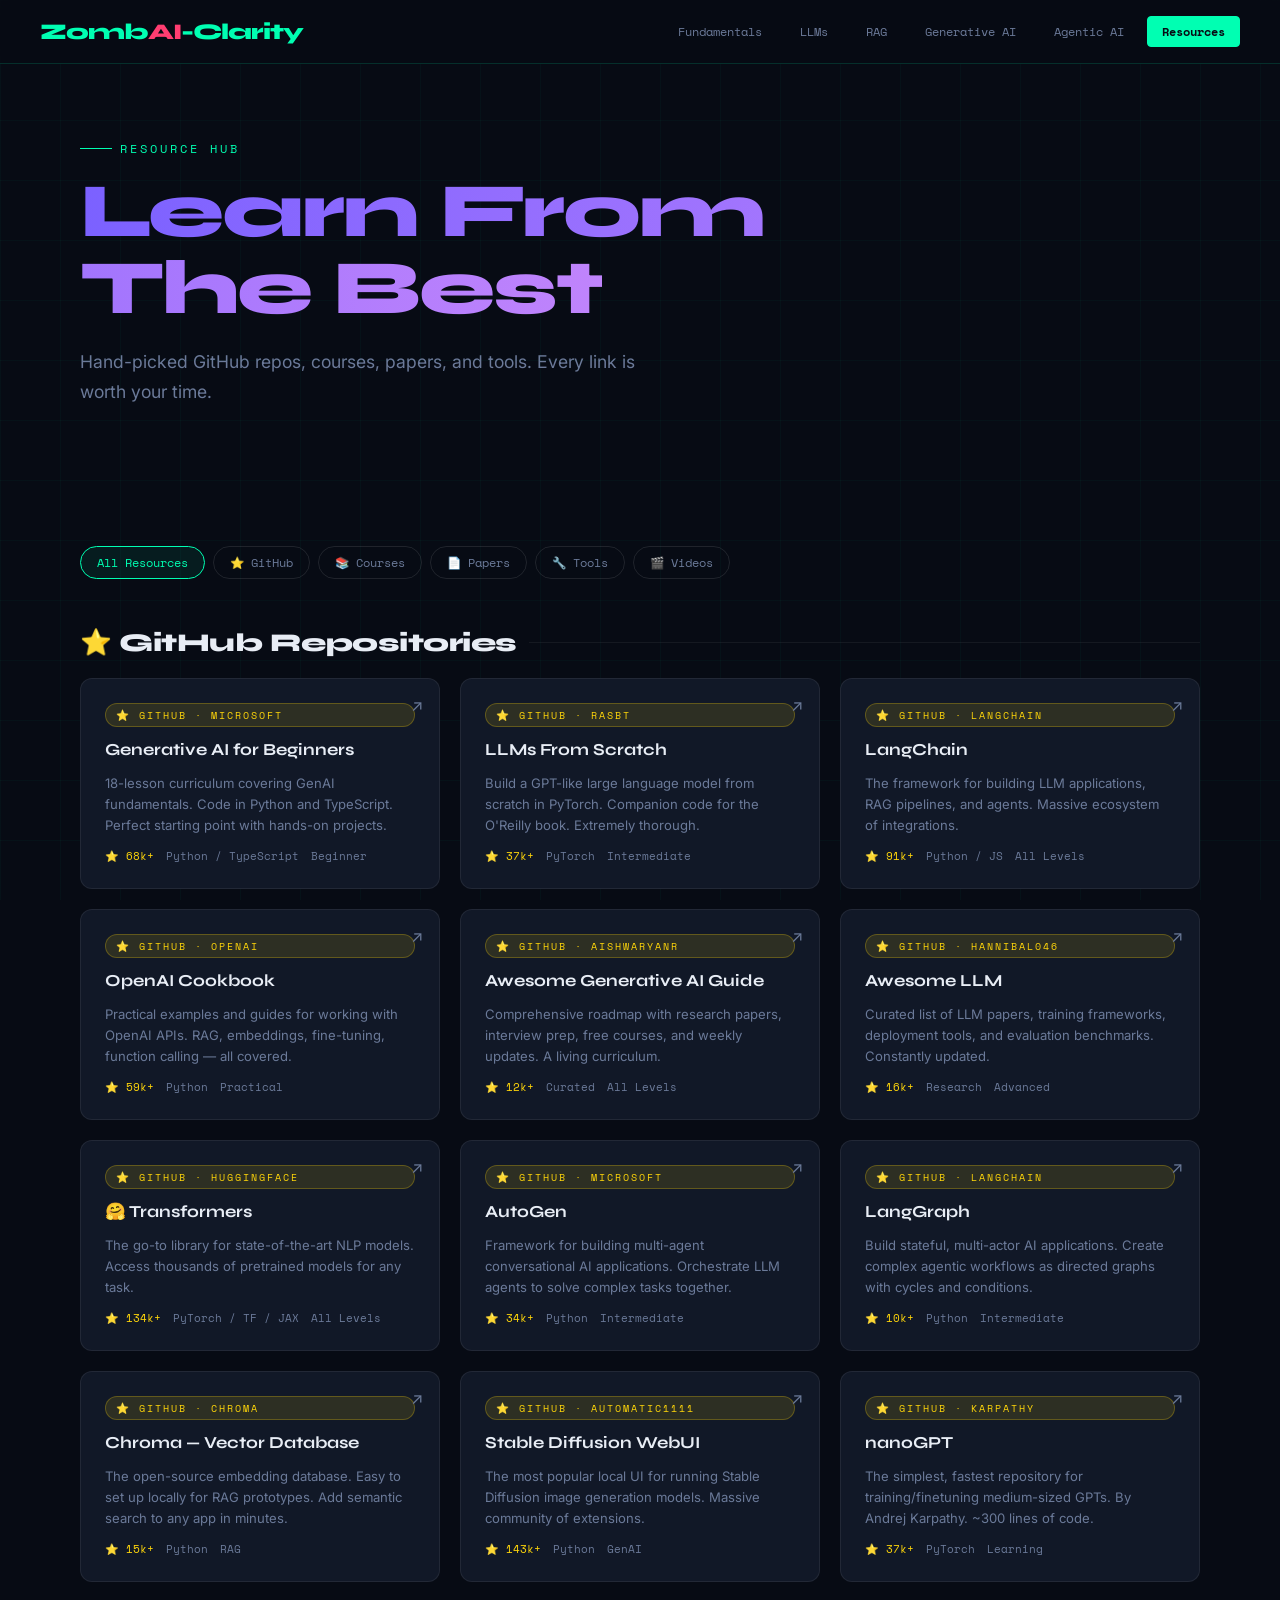
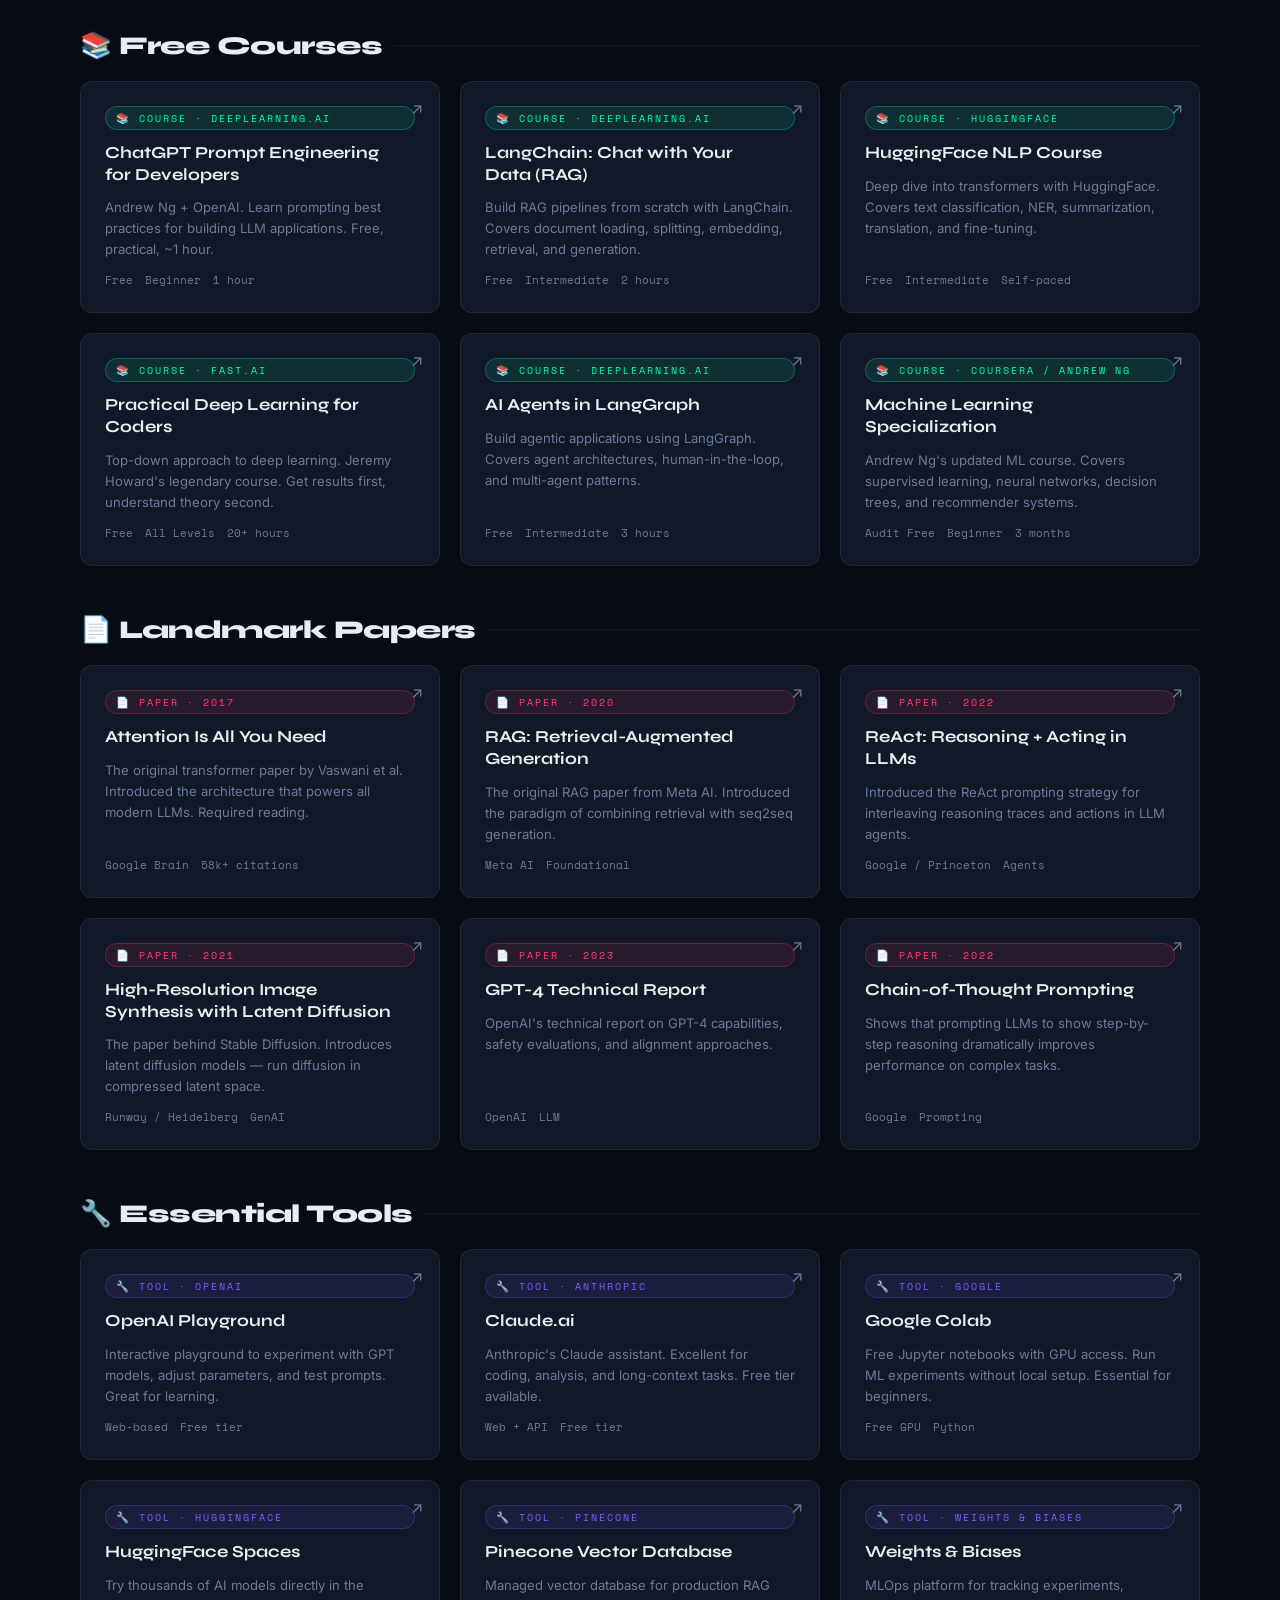
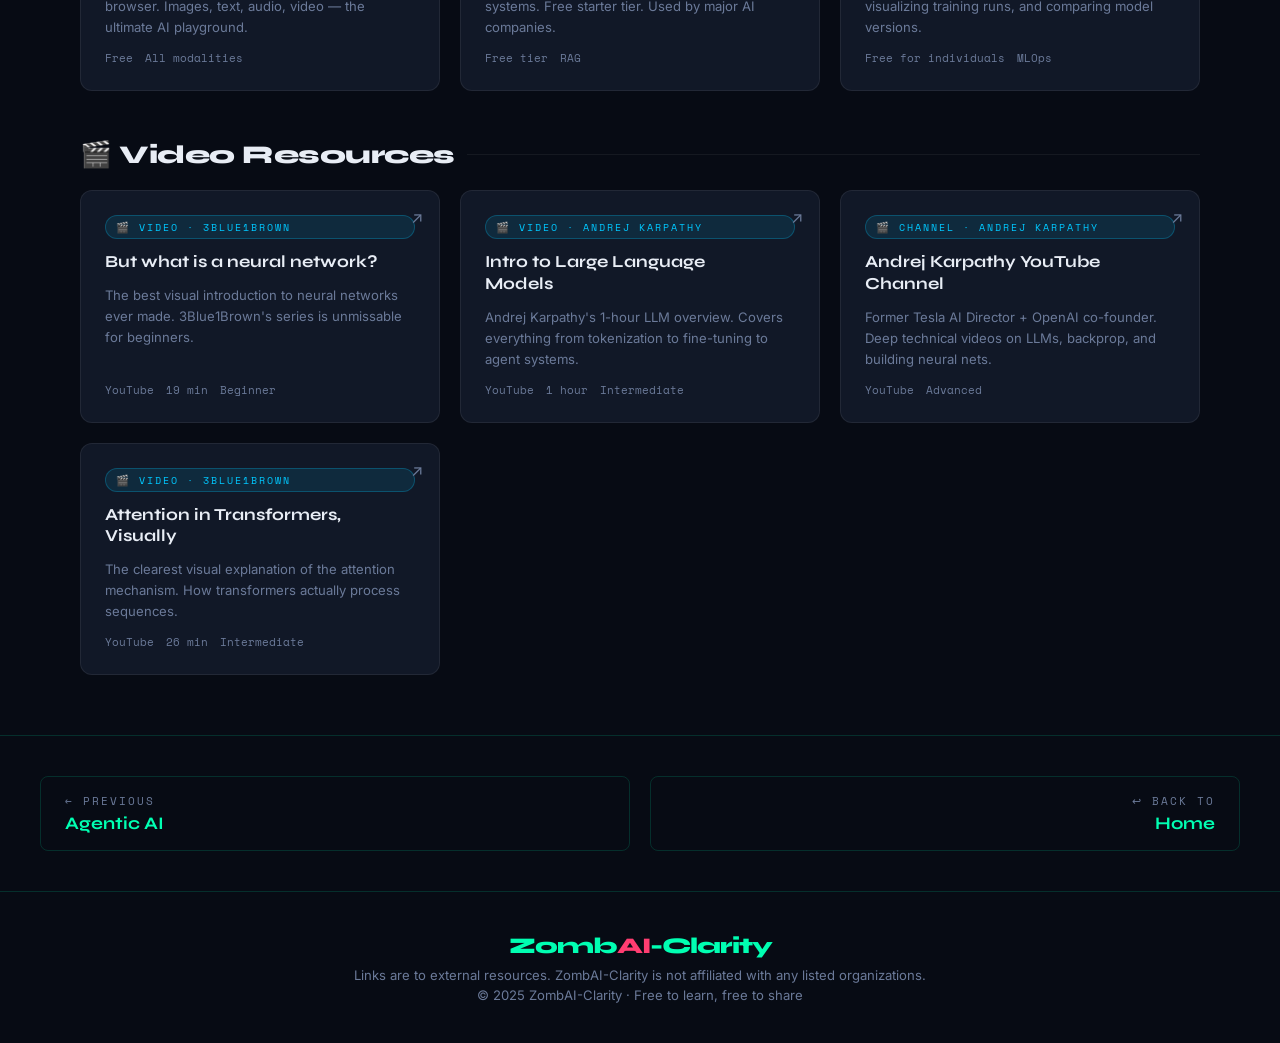
<file: resources.html>
<!DOCTYPE html>
<html lang="en">
<head>
<meta charset="UTF-8">
<meta name="viewport" content="width=device-width, initial-scale=1.0">
<title>Resource Hub | ZombAI-Clarity</title>
<link rel="preconnect" href="https://fonts.googleapis.com">
<link href="https://fonts.googleapis.com/css2?family=Syne:wght@400;700;800&family=Space+Mono:wght@400;700&family=Inter:wght@300;400;500&display=swap" rel="stylesheet">
<link rel="stylesheet" href="shared.css">
<style>
  .page-title span { background:linear-gradient(90deg,var(--accent3),#C084FC); -webkit-background-clip:text; -webkit-text-fill-color:transparent; background-clip:text; }
  .filter-bar { display:flex; gap:8px; flex-wrap:wrap; margin-bottom:32px; }
  .filter-btn {
    font-family:'Space Mono',monospace; font-size:0.72rem;
    padding:7px 16px; border-radius:100px;
    border:1px solid rgba(255,255,255,0.1);
    color:var(--muted); cursor:pointer; transition:all 0.2s;
    background:transparent;
  }
  .filter-btn.active, .filter-btn:hover {
    border-color:var(--accent); color:var(--accent);
    background:rgba(0,255,178,0.07);
  }
  .resource-grid { display:grid; grid-template-columns:repeat(auto-fill,minmax(300px,1fr)); gap:20px; }
  .res-card {
    background:var(--card); border:1px solid rgba(255,255,255,0.07);
    border-radius:12px; padding:24px; text-decoration:none; color:inherit;
    display:flex; flex-direction:column; gap:12px;
    transition:all 0.3s; position:relative; overflow:hidden;
  }
  .res-card::after {
    content:'↗'; position:absolute; top:16px; right:16px;
    font-size:1rem; color:var(--muted); transition:all 0.3s;
  }
  .res-card:hover { border-color:var(--accent3); transform:translateY(-3px); box-shadow:0 20px 40px rgba(0,0,0,0.3); }
  .res-card:hover::after { color:var(--accent3); transform:translate(3px,-3px); }
  .res-badge {
    display:inline-flex; align-items:center; gap:6px;
    font-family:'Space Mono',monospace; font-size:0.65rem;
    text-transform:uppercase; letter-spacing:2px; padding:3px 10px;
    border-radius:100px;
  }
  .res-title { font-family:'Syne',sans-serif; font-weight:700; font-size:1.05rem; line-height:1.3; padding-right:24px; }
  .res-desc { color:var(--muted); font-size:0.82rem; line-height:1.6; flex:1; }
  .res-meta { display:flex; gap:12px; font-family:'Space Mono',monospace; font-size:0.68rem; color:var(--muted); flex-wrap:wrap; }
  .res-star { color:var(--accent4); }
  .category-header {
    font-family:'Syne',sans-serif; font-weight:800; font-size:1.6rem;
    letter-spacing:-0.5px; margin:48px 0 20px;
    display:flex; align-items:center; gap:12px;
  }
  .category-header::after { content:''; flex:1; height:1px; background:rgba(255,255,255,0.06); }
  /* Type colors */
  .badge-github { background:rgba(255,214,10,0.12); color:var(--accent4); border:1px solid rgba(255,214,10,0.25); }
  .badge-course { background:rgba(0,255,178,0.1); color:var(--accent); border:1px solid rgba(0,255,178,0.25); }
  .badge-paper { background:rgba(255,61,113,0.1); color:var(--accent2); border:1px solid rgba(255,61,113,0.25); }
  .badge-tool { background:rgba(123,97,255,0.1); color:var(--accent3); border:1px solid rgba(123,97,255,0.25); }
  .badge-video { background:rgba(0,200,255,0.1); color:#00C8FF; border:1px solid rgba(0,200,255,0.25); }
</style>
</head>
<body>
<nav>
  <a href="index.html" class="logo">Zomb<span>AI</span>-Clarity</a>
  <div class="nav-links">
    <a href="fundamentals.html">Fundamentals</a>
    <a href="llm.html">LLMs</a>
    <a href="rag.html">RAG</a>
    <a href="genai.html">Generative AI</a>
    <a href="agentic.html">Agentic AI</a>
    <a href="resources.html" class="active nav-cta">Resources</a>
  </div>
</nav>

<div class="page-header">
  <div class="page-tag">Resource Hub</div>
  <h1 class="page-title"><span>Learn From<br>The Best</span></h1>
  <p class="page-sub">Hand-picked GitHub repos, courses, papers, and tools. Every link is worth your time.</p>
</div>

<div class="content-section">

  <div class="filter-bar">
    <button class="filter-btn active" onclick="filterRes('all',this)">All Resources</button>
    <button class="filter-btn" onclick="filterRes('github',this)">⭐ GitHub</button>
    <button class="filter-btn" onclick="filterRes('course',this)">📚 Courses</button>
    <button class="filter-btn" onclick="filterRes('paper',this)">📄 Papers</button>
    <button class="filter-btn" onclick="filterRes('tool',this)">🔧 Tools</button>
    <button class="filter-btn" onclick="filterRes('video',this)">🎬 Videos</button>
  </div>

  <!-- GITHUB REPOS -->
  <div class="category-header">⭐ GitHub Repositories</div>
  <div class="resource-grid" id="repoGrid">

    <a href="https://github.com/microsoft/generative-ai-for-beginners" target="_blank" class="res-card" data-cat="github">
      <span class="res-badge badge-github">⭐ GitHub · Microsoft</span>
      <div class="res-title">Generative AI for Beginners</div>
      <div class="res-desc">18-lesson curriculum covering GenAI fundamentals. Code in Python and TypeScript. Perfect starting point with hands-on projects.</div>
      <div class="res-meta"><span class="res-star">⭐ 68k+</span><span>Python / TypeScript</span><span>Beginner</span></div>
    </a>

    <a href="https://github.com/rasbt/LLMs-from-scratch" target="_blank" class="res-card" data-cat="github">
      <span class="res-badge badge-github">⭐ GitHub · rasbt</span>
      <div class="res-title">LLMs From Scratch</div>
      <div class="res-desc">Build a GPT-like large language model from scratch in PyTorch. Companion code for the O'Reilly book. Extremely thorough.</div>
      <div class="res-meta"><span class="res-star">⭐ 37k+</span><span>PyTorch</span><span>Intermediate</span></div>
    </a>

    <a href="https://github.com/langchain-ai/langchain" target="_blank" class="res-card" data-cat="github">
      <span class="res-badge badge-github">⭐ GitHub · LangChain</span>
      <div class="res-title">LangChain</div>
      <div class="res-desc">The framework for building LLM applications, RAG pipelines, and agents. Massive ecosystem of integrations.</div>
      <div class="res-meta"><span class="res-star">⭐ 91k+</span><span>Python / JS</span><span>All Levels</span></div>
    </a>

    <a href="https://github.com/openai/openai-cookbook" target="_blank" class="res-card" data-cat="github">
      <span class="res-badge badge-github">⭐ GitHub · OpenAI</span>
      <div class="res-title">OpenAI Cookbook</div>
      <div class="res-desc">Practical examples and guides for working with OpenAI APIs. RAG, embeddings, fine-tuning, function calling — all covered.</div>
      <div class="res-meta"><span class="res-star">⭐ 59k+</span><span>Python</span><span>Practical</span></div>
    </a>

    <a href="https://github.com/aishwaryanr/awesome-generative-ai-guide" target="_blank" class="res-card" data-cat="github">
      <span class="res-badge badge-github">⭐ GitHub · aishwaryanr</span>
      <div class="res-title">Awesome Generative AI Guide</div>
      <div class="res-desc">Comprehensive roadmap with research papers, interview prep, free courses, and weekly updates. A living curriculum.</div>
      <div class="res-meta"><span class="res-star">⭐ 12k+</span><span>Curated</span><span>All Levels</span></div>
    </a>

    <a href="https://github.com/Hannibal046/Awesome-LLM" target="_blank" class="res-card" data-cat="github">
      <span class="res-badge badge-github">⭐ GitHub · Hannibal046</span>
      <div class="res-title">Awesome LLM</div>
      <div class="res-desc">Curated list of LLM papers, training frameworks, deployment tools, and evaluation benchmarks. Constantly updated.</div>
      <div class="res-meta"><span class="res-star">⭐ 16k+</span><span>Research</span><span>Advanced</span></div>
    </a>

    <a href="https://github.com/huggingface/transformers" target="_blank" class="res-card" data-cat="github">
      <span class="res-badge badge-github">⭐ GitHub · HuggingFace</span>
      <div class="res-title">🤗 Transformers</div>
      <div class="res-desc">The go-to library for state-of-the-art NLP models. Access thousands of pretrained models for any task.</div>
      <div class="res-meta"><span class="res-star">⭐ 134k+</span><span>PyTorch / TF / JAX</span><span>All Levels</span></div>
    </a>

    <a href="https://github.com/microsoft/autogen" target="_blank" class="res-card" data-cat="github">
      <span class="res-badge badge-github">⭐ GitHub · Microsoft</span>
      <div class="res-title">AutoGen</div>
      <div class="res-desc">Framework for building multi-agent conversational AI applications. Orchestrate LLM agents to solve complex tasks together.</div>
      <div class="res-meta"><span class="res-star">⭐ 34k+</span><span>Python</span><span>Intermediate</span></div>
    </a>

    <a href="https://github.com/langchain-ai/langgraph" target="_blank" class="res-card" data-cat="github">
      <span class="res-badge badge-github">⭐ GitHub · LangChain</span>
      <div class="res-title">LangGraph</div>
      <div class="res-desc">Build stateful, multi-actor AI applications. Create complex agentic workflows as directed graphs with cycles and conditions.</div>
      <div class="res-meta"><span class="res-star">⭐ 10k+</span><span>Python</span><span>Intermediate</span></div>
    </a>

    <a href="https://github.com/chroma-core/chroma" target="_blank" class="res-card" data-cat="github">
      <span class="res-badge badge-github">⭐ GitHub · Chroma</span>
      <div class="res-title">Chroma — Vector Database</div>
      <div class="res-desc">The open-source embedding database. Easy to set up locally for RAG prototypes. Add semantic search to any app in minutes.</div>
      <div class="res-meta"><span class="res-star">⭐ 15k+</span><span>Python</span><span>RAG</span></div>
    </a>

    <a href="https://github.com/AUTOMATIC1111/stable-diffusion-webui" target="_blank" class="res-card" data-cat="github">
      <span class="res-badge badge-github">⭐ GitHub · AUTOMATIC1111</span>
      <div class="res-title">Stable Diffusion WebUI</div>
      <div class="res-desc">The most popular local UI for running Stable Diffusion image generation models. Massive community of extensions.</div>
      <div class="res-meta"><span class="res-star">⭐ 143k+</span><span>Python</span><span>GenAI</span></div>
    </a>

    <a href="https://github.com/karpathy/nanoGPT" target="_blank" class="res-card" data-cat="github">
      <span class="res-badge badge-github">⭐ GitHub · karpathy</span>
      <div class="res-title">nanoGPT</div>
      <div class="res-desc">The simplest, fastest repository for training/finetuning medium-sized GPTs. By Andrej Karpathy. ~300 lines of code.</div>
      <div class="res-meta"><span class="res-star">⭐ 37k+</span><span>PyTorch</span><span>Learning</span></div>
    </a>

  </div>

  <!-- COURSES -->
  <div class="category-header">📚 Free Courses</div>
  <div class="resource-grid">

    <a href="https://www.deeplearning.ai/courses/chatgpt-prompt-engineering-for-developers/" target="_blank" class="res-card" data-cat="course">
      <span class="res-badge badge-course">📚 Course · DeepLearning.AI</span>
      <div class="res-title">ChatGPT Prompt Engineering for Developers</div>
      <div class="res-desc">Andrew Ng + OpenAI. Learn prompting best practices for building LLM applications. Free, practical, ~1 hour.</div>
      <div class="res-meta"><span>Free</span><span>Beginner</span><span>1 hour</span></div>
    </a>

    <a href="https://www.deeplearning.ai/courses/langchain-chat-with-your-data/" target="_blank" class="res-card" data-cat="course">
      <span class="res-badge badge-course">📚 Course · DeepLearning.AI</span>
      <div class="res-title">LangChain: Chat with Your Data (RAG)</div>
      <div class="res-desc">Build RAG pipelines from scratch with LangChain. Covers document loading, splitting, embedding, retrieval, and generation.</div>
      <div class="res-meta"><span>Free</span><span>Intermediate</span><span>2 hours</span></div>
    </a>

    <a href="https://huggingface.co/learn/nlp-course/chapter1/1" target="_blank" class="res-card" data-cat="course">
      <span class="res-badge badge-course">📚 Course · HuggingFace</span>
      <div class="res-title">HuggingFace NLP Course</div>
      <div class="res-desc">Deep dive into transformers with HuggingFace. Covers text classification, NER, summarization, translation, and fine-tuning.</div>
      <div class="res-meta"><span>Free</span><span>Intermediate</span><span>Self-paced</span></div>
    </a>

    <a href="https://www.fast.ai/" target="_blank" class="res-card" data-cat="course">
      <span class="res-badge badge-course">📚 Course · fast.ai</span>
      <div class="res-title">Practical Deep Learning for Coders</div>
      <div class="res-desc">Top-down approach to deep learning. Jeremy Howard's legendary course. Get results first, understand theory second.</div>
      <div class="res-meta"><span>Free</span><span>All Levels</span><span>20+ hours</span></div>
    </a>

    <a href="https://www.deeplearning.ai/courses/ai-agents-in-langgraph/" target="_blank" class="res-card" data-cat="course">
      <span class="res-badge badge-course">📚 Course · DeepLearning.AI</span>
      <div class="res-title">AI Agents in LangGraph</div>
      <div class="res-desc">Build agentic applications using LangGraph. Covers agent architectures, human-in-the-loop, and multi-agent patterns.</div>
      <div class="res-meta"><span>Free</span><span>Intermediate</span><span>3 hours</span></div>
    </a>

    <a href="https://www.coursera.org/specializations/machine-learning-introduction" target="_blank" class="res-card" data-cat="course">
      <span class="res-badge badge-course">📚 Course · Coursera / Andrew Ng</span>
      <div class="res-title">Machine Learning Specialization</div>
      <div class="res-desc">Andrew Ng's updated ML course. Covers supervised learning, neural networks, decision trees, and recommender systems.</div>
      <div class="res-meta"><span>Audit Free</span><span>Beginner</span><span>3 months</span></div>
    </a>

  </div>

  <!-- PAPERS -->
  <div class="category-header">📄 Landmark Papers</div>
  <div class="resource-grid">

    <a href="https://arxiv.org/abs/1706.03762" target="_blank" class="res-card" data-cat="paper">
      <span class="res-badge badge-paper">📄 Paper · 2017</span>
      <div class="res-title">Attention Is All You Need</div>
      <div class="res-desc">The original transformer paper by Vaswani et al. Introduced the architecture that powers all modern LLMs. Required reading.</div>
      <div class="res-meta"><span>Google Brain</span><span>58k+ citations</span></div>
    </a>

    <a href="https://arxiv.org/abs/2005.11401" target="_blank" class="res-card" data-cat="paper">
      <span class="res-badge badge-paper">📄 Paper · 2020</span>
      <div class="res-title">RAG: Retrieval-Augmented Generation</div>
      <div class="res-desc">The original RAG paper from Meta AI. Introduced the paradigm of combining retrieval with seq2seq generation.</div>
      <div class="res-meta"><span>Meta AI</span><span>Foundational</span></div>
    </a>

    <a href="https://arxiv.org/abs/2210.11610" target="_blank" class="res-card" data-cat="paper">
      <span class="res-badge badge-paper">📄 Paper · 2022</span>
      <div class="res-title">ReAct: Reasoning + Acting in LLMs</div>
      <div class="res-desc">Introduced the ReAct prompting strategy for interleaving reasoning traces and actions in LLM agents.</div>
      <div class="res-meta"><span>Google / Princeton</span><span>Agents</span></div>
    </a>

    <a href="https://arxiv.org/abs/2112.10752" target="_blank" class="res-card" data-cat="paper">
      <span class="res-badge badge-paper">📄 Paper · 2021</span>
      <div class="res-title">High-Resolution Image Synthesis with Latent Diffusion</div>
      <div class="res-desc">The paper behind Stable Diffusion. Introduces latent diffusion models — run diffusion in compressed latent space.</div>
      <div class="res-meta"><span>Runway / Heidelberg</span><span>GenAI</span></div>
    </a>

    <a href="https://arxiv.org/abs/2303.08774" target="_blank" class="res-card" data-cat="paper">
      <span class="res-badge badge-paper">📄 Paper · 2023</span>
      <div class="res-title">GPT-4 Technical Report</div>
      <div class="res-desc">OpenAI's technical report on GPT-4 capabilities, safety evaluations, and alignment approaches.</div>
      <div class="res-meta"><span>OpenAI</span><span>LLM</span></div>
    </a>

    <a href="https://arxiv.org/abs/2201.11903" target="_blank" class="res-card" data-cat="paper">
      <span class="res-badge badge-paper">📄 Paper · 2022</span>
      <div class="res-title">Chain-of-Thought Prompting</div>
      <div class="res-desc">Shows that prompting LLMs to show step-by-step reasoning dramatically improves performance on complex tasks.</div>
      <div class="res-meta"><span>Google</span><span>Prompting</span></div>
    </a>

  </div>

  <!-- TOOLS -->
  <div class="category-header">🔧 Essential Tools</div>
  <div class="resource-grid">

    <a href="https://platform.openai.com/playground" target="_blank" class="res-card" data-cat="tool">
      <span class="res-badge badge-tool">🔧 Tool · OpenAI</span>
      <div class="res-title">OpenAI Playground</div>
      <div class="res-desc">Interactive playground to experiment with GPT models, adjust parameters, and test prompts. Great for learning.</div>
      <div class="res-meta"><span>Web-based</span><span>Free tier</span></div>
    </a>

    <a href="https://claude.ai" target="_blank" class="res-card" data-cat="tool">
      <span class="res-badge badge-tool">🔧 Tool · Anthropic</span>
      <div class="res-title">Claude.ai</div>
      <div class="res-desc">Anthropic's Claude assistant. Excellent for coding, analysis, and long-context tasks. Free tier available.</div>
      <div class="res-meta"><span>Web + API</span><span>Free tier</span></div>
    </a>

    <a href="https://colab.research.google.com/" target="_blank" class="res-card" data-cat="tool">
      <span class="res-badge badge-tool">🔧 Tool · Google</span>
      <div class="res-title">Google Colab</div>
      <div class="res-desc">Free Jupyter notebooks with GPU access. Run ML experiments without local setup. Essential for beginners.</div>
      <div class="res-meta"><span>Free GPU</span><span>Python</span></div>
    </a>

    <a href="https://huggingface.co/spaces" target="_blank" class="res-card" data-cat="tool">
      <span class="res-badge badge-tool">🔧 Tool · HuggingFace</span>
      <div class="res-title">HuggingFace Spaces</div>
      <div class="res-desc">Try thousands of AI models directly in the browser. Images, text, audio, video — the ultimate AI playground.</div>
      <div class="res-meta"><span>Free</span><span>All modalities</span></div>
    </a>

    <a href="https://www.pinecone.io/" target="_blank" class="res-card" data-cat="tool">
      <span class="res-badge badge-tool">🔧 Tool · Pinecone</span>
      <div class="res-title">Pinecone Vector Database</div>
      <div class="res-desc">Managed vector database for production RAG systems. Free starter tier. Used by major AI companies.</div>
      <div class="res-meta"><span>Free tier</span><span>RAG</span></div>
    </a>

    <a href="https://wandb.ai/" target="_blank" class="res-card" data-cat="tool">
      <span class="res-badge badge-tool">🔧 Tool · Weights & Biases</span>
      <div class="res-title">Weights & Biases</div>
      <div class="res-desc">MLOps platform for tracking experiments, visualizing training runs, and comparing model versions.</div>
      <div class="res-meta"><span>Free for individuals</span><span>MLOps</span></div>
    </a>

  </div>

  <!-- VIDEO -->
  <div class="category-header">🎬 Video Resources</div>
  <div class="resource-grid">

    <a href="https://www.youtube.com/watch?v=aircAruvnKk" target="_blank" class="res-card" data-cat="video">
      <span class="res-badge badge-video">🎬 Video · 3Blue1Brown</span>
      <div class="res-title">But what is a neural network?</div>
      <div class="res-desc">The best visual introduction to neural networks ever made. 3Blue1Brown's series is unmissable for beginners.</div>
      <div class="res-meta"><span>YouTube</span><span>19 min</span><span>Beginner</span></div>
    </a>

    <a href="https://www.youtube.com/watch?v=bCz4OMemCcA" target="_blank" class="res-card" data-cat="video">
      <span class="res-badge badge-video">🎬 Video · Andrej Karpathy</span>
      <div class="res-title">Intro to Large Language Models</div>
      <div class="res-desc">Andrej Karpathy's 1-hour LLM overview. Covers everything from tokenization to fine-tuning to agent systems.</div>
      <div class="res-meta"><span>YouTube</span><span>1 hour</span><span>Intermediate</span></div>
    </a>

    <a href="https://www.youtube.com/@AndrejKarpathy" target="_blank" class="res-card" data-cat="video">
      <span class="res-badge badge-video">🎬 Channel · Andrej Karpathy</span>
      <div class="res-title">Andrej Karpathy YouTube Channel</div>
      <div class="res-desc">Former Tesla AI Director + OpenAI co-founder. Deep technical videos on LLMs, backprop, and building neural nets.</div>
      <div class="res-meta"><span>YouTube</span><span>Advanced</span></div>
    </a>

    <a href="https://www.youtube.com/watch?v=wjZofJX0v4M" target="_blank" class="res-card" data-cat="video">
      <span class="res-badge badge-video">🎬 Video · 3Blue1Brown</span>
      <div class="res-title">Attention in Transformers, Visually</div>
      <div class="res-desc">The clearest visual explanation of the attention mechanism. How transformers actually process sequences.</div>
      <div class="res-meta"><span>YouTube</span><span>26 min</span><span>Intermediate</span></div>
    </a>

  </div>

</div>

<div class="module-nav">
  <a href="agentic.html"><span class="nav-dir">← Previous</span><span class="nav-title">Agentic AI</span></a>
  <a href="index.html" class="next"><span class="nav-dir">↩ Back to</span><span class="nav-title">Home</span></a>
</div>

<footer>
  <a href="index.html" class="logo">Zomb<span>AI</span>-Clarity</a>
  <p>Links are to external resources. ZombAI-Clarity is not affiliated with any listed organizations.</p>
  <p style="margin-top:4px;">© 2025 ZombAI-Clarity · Free to learn, free to share</p>
</footer>

<script>
function filterRes(cat, btn) {
  document.querySelectorAll('.filter-btn').forEach(b=>b.classList.remove('active'));
  btn.classList.add('active');
  document.querySelectorAll('.res-card').forEach(c=>{
    if(cat==='all'||c.dataset.cat===cat){
      c.style.display='flex'; c.style.opacity='1';
    } else {
      c.style.display='none';
    }
  });
}
const obs=new IntersectionObserver(entries=>{entries.forEach((e,i)=>{if(e.isIntersecting)setTimeout(()=>e.target.classList.add('visible'),i*60);});},{threshold:0.05});
document.querySelectorAll('.scroll-reveal').forEach(el=>obs.observe(el));
</script>
</body>
</html>
</file>
<file: shared.css>
/* ZombAI-Clarity — Shared Styles */
:root {
  --bg: #070B14;
  --surface: #0D1424;
  --card: #111827;
  --accent: #00FFB2;
  --accent2: #FF3D71;
  --accent3: #7B61FF;
  --accent4: #FFD60A;
  --text: #E8EDF5;
  --muted: #6B7A99;
  --border: rgba(0,255,178,0.15);
  --glow: 0 0 30px rgba(0,255,178,0.3);
}
* { margin:0; padding:0; box-sizing:border-box; }
html { scroll-behavior:smooth; }
body {
  background:var(--bg);
  color:var(--text);
  font-family:'Inter',sans-serif;
  overflow-x:hidden;
}
body::before {
  content:'';
  position:fixed; inset:0;
  background-image:
    linear-gradient(rgba(0,255,178,0.03) 1px, transparent 1px),
    linear-gradient(90deg,rgba(0,255,178,0.03) 1px,transparent 1px);
  background-size:60px 60px;
  pointer-events:none;
  z-index:0;
}
nav {
  position:fixed; top:0; left:0; right:0;
  z-index:100; padding:16px 40px;
  display:flex; align-items:center; justify-content:space-between;
  background:rgba(7,11,20,0.88);
  backdrop-filter:blur(20px);
  border-bottom:1px solid var(--border);
}
.logo {
  font-family:'Syne',sans-serif;
  font-weight:800; font-size:1.4rem;
  color:var(--accent); letter-spacing:-1px;
  text-decoration:none;
}
.logo span { color:var(--accent2); }
.nav-links { display:flex; gap:8px; align-items:center; }
.nav-links a {
  color:var(--muted); text-decoration:none;
  font-family:'Space Mono',monospace; font-size:0.75rem;
  padding:6px 14px; border-radius:4px;
  transition:all 0.2s; border:1px solid transparent;
}
.nav-links a:hover, .nav-links a.active {
  color:var(--accent); border-color:var(--border);
  background:rgba(0,255,178,0.05);
}
.nav-cta {
  background:var(--accent) !important;
  color:var(--bg) !important;
  font-weight:700 !important;
  border-color:var(--accent) !important;
}
/* Page Header */
.page-header {
  padding:140px 40px 80px;
  max-width:1200px;
  margin:0 auto;
  position:relative;
  z-index:1;
}
.page-tag {
  font-family:'Space Mono',monospace;
  font-size:0.72rem; color:var(--accent);
  text-transform:uppercase; letter-spacing:3px;
  margin-bottom:16px;
  display:flex; align-items:center; gap:8px;
}
.page-tag::before { content:''; width:32px; height:1px; background:var(--accent); }
.page-title {
  font-family:'Syne',sans-serif;
  font-weight:800;
  font-size:clamp(2.5rem,6vw,5rem);
  line-height:1.0; letter-spacing:-2px;
  margin-bottom:20px;
}
.page-sub {
  color:var(--muted); font-size:1.1rem;
  max-width:580px; line-height:1.7;
}
/* Content Section */
.content-section {
  max-width:1200px; margin:0 auto;
  padding:60px 40px;
  position:relative; z-index:1;
}
/* Concept Block */
.concept-block {
  background:var(--card);
  border:1px solid rgba(255,255,255,0.06);
  border-radius:12px;
  padding:40px;
  margin-bottom:32px;
}
.concept-block h2 {
  font-family:'Syne',sans-serif;
  font-weight:700; font-size:1.7rem;
  margin-bottom:16px; letter-spacing:-0.5px;
}
.concept-block p {
  color:var(--muted); line-height:1.8;
  font-size:0.95rem; margin-bottom:16px;
}
.concept-block p:last-child { margin-bottom:0; }
/* Canvas container */
.anim-container {
  background:#0A0F1E;
  border:1px solid var(--border);
  border-radius:10px;
  padding:20px;
  margin:24px 0;
  position:relative;
  overflow:hidden;
}
.anim-label {
  font-family:'Space Mono',monospace;
  font-size:0.68rem; color:var(--accent);
  text-transform:uppercase; letter-spacing:2px;
  margin-bottom:12px;
}
canvas { display:block; width:100%; }
/* Step cards */
.steps-grid {
  display:grid;
  grid-template-columns:repeat(auto-fit,minmax(220px,1fr));
  gap:20px; margin:32px 0;
}
.step-card {
  background:var(--card);
  border:1px solid rgba(255,255,255,0.06);
  border-radius:10px; padding:24px;
  position:relative;
}
.step-card-num {
  font-family:'Syne',sans-serif;
  font-size:3rem; font-weight:800;
  color:rgba(0,255,178,0.1);
  position:absolute; top:16px; right:20px;
  line-height:1;
}
.step-card h3 {
  font-family:'Syne',sans-serif;
  font-weight:700; font-size:1rem;
  margin-bottom:8px;
}
.step-card p { color:var(--muted); font-size:0.85rem; line-height:1.6; }
/* Info row */
.info-row {
  display:grid;
  grid-template-columns:1fr 1fr;
  gap:24px; margin:32px 0;
}
/* Highlight box */
.highlight-box {
  background:rgba(0,255,178,0.06);
  border:1px solid rgba(0,255,178,0.2);
  border-radius:8px; padding:20px 24px;
  font-family:'Space Mono',monospace;
  font-size:0.82rem; color:var(--accent);
  line-height:1.8; margin:20px 0;
}
/* Next/Prev nav */
.module-nav {
  display:flex; justify-content:space-between;
  padding:40px; border-top:1px solid var(--border);
  position:relative; z-index:1; gap:20px; flex-wrap:wrap;
}
.module-nav a {
  display:flex; flex-direction:column; gap:4px;
  text-decoration:none; color:inherit;
  border:1px solid var(--border);
  border-radius:8px; padding:16px 24px;
  transition:all 0.3s; flex:1; min-width:200px;
}
.module-nav a:hover { border-color:var(--accent); }
.module-nav .nav-dir {
  font-family:'Space Mono',monospace;
  font-size:0.68rem; color:var(--muted);
  text-transform:uppercase; letter-spacing:2px;
}
.module-nav .nav-title {
  font-family:'Syne',sans-serif;
  font-weight:700; font-size:1.1rem;
  color:var(--accent);
}
.module-nav .next { text-align:right; }
footer {
  border-top:1px solid var(--border);
  padding:40px; text-align:center;
  position:relative; z-index:1;
}
footer p { color:var(--muted); font-size:0.82rem; margin-top:8px; }
/* Animations */
@keyframes fadeInUp { from{opacity:0;transform:translateY(30px)} to{opacity:1;transform:translateY(0)} }
@keyframes fadeIn { from{opacity:0} to{opacity:1} }
.scroll-reveal { opacity:0; transform:translateY(30px); transition:opacity 0.7s ease,transform 0.7s ease; }
.scroll-reveal.visible { opacity:1; transform:translateY(0); }
@media(max-width:768px) {
  nav { padding:14px 20px; }
  .nav-links a:not(.nav-cta) { display:none; }
  .page-header { padding:100px 20px 60px; }
  .content-section { padding:40px 20px; }
  .info-row { grid-template-columns:1fr; }
  .module-nav { flex-direction:column; }
}
</file>
